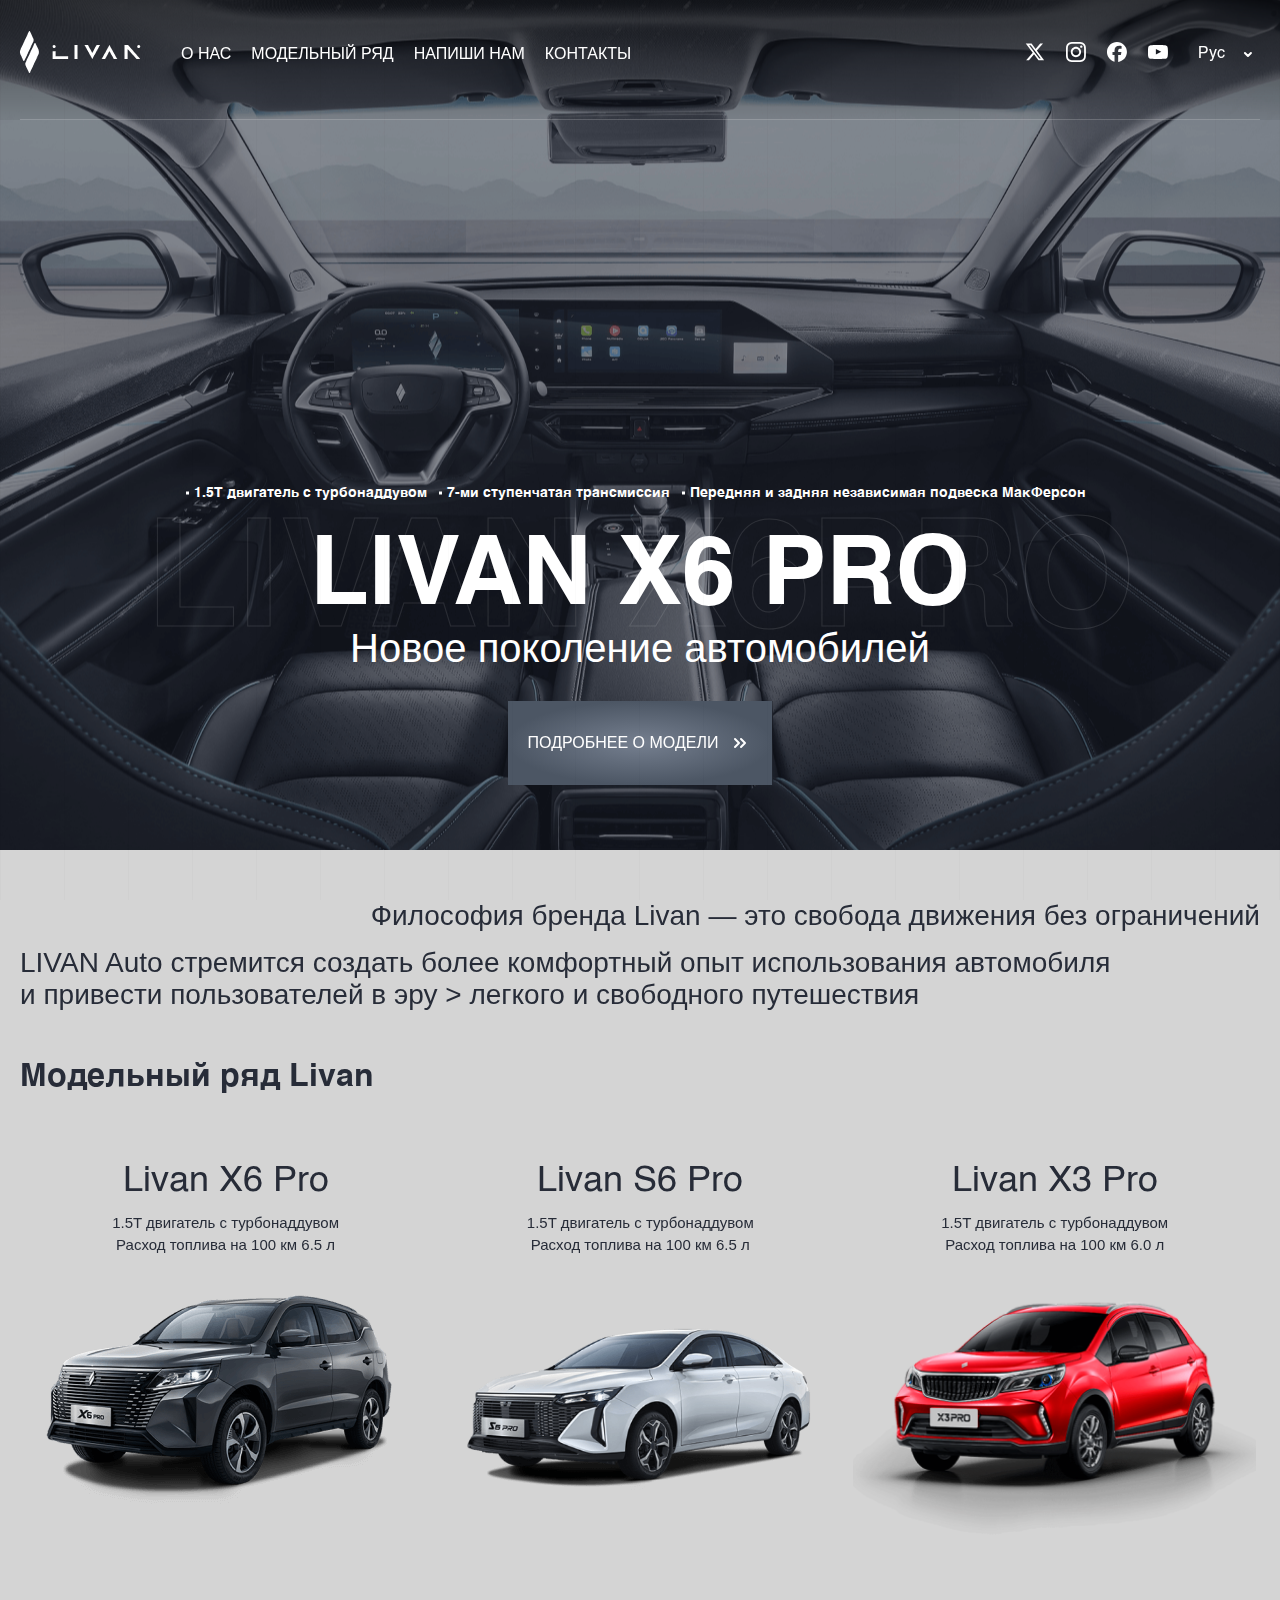
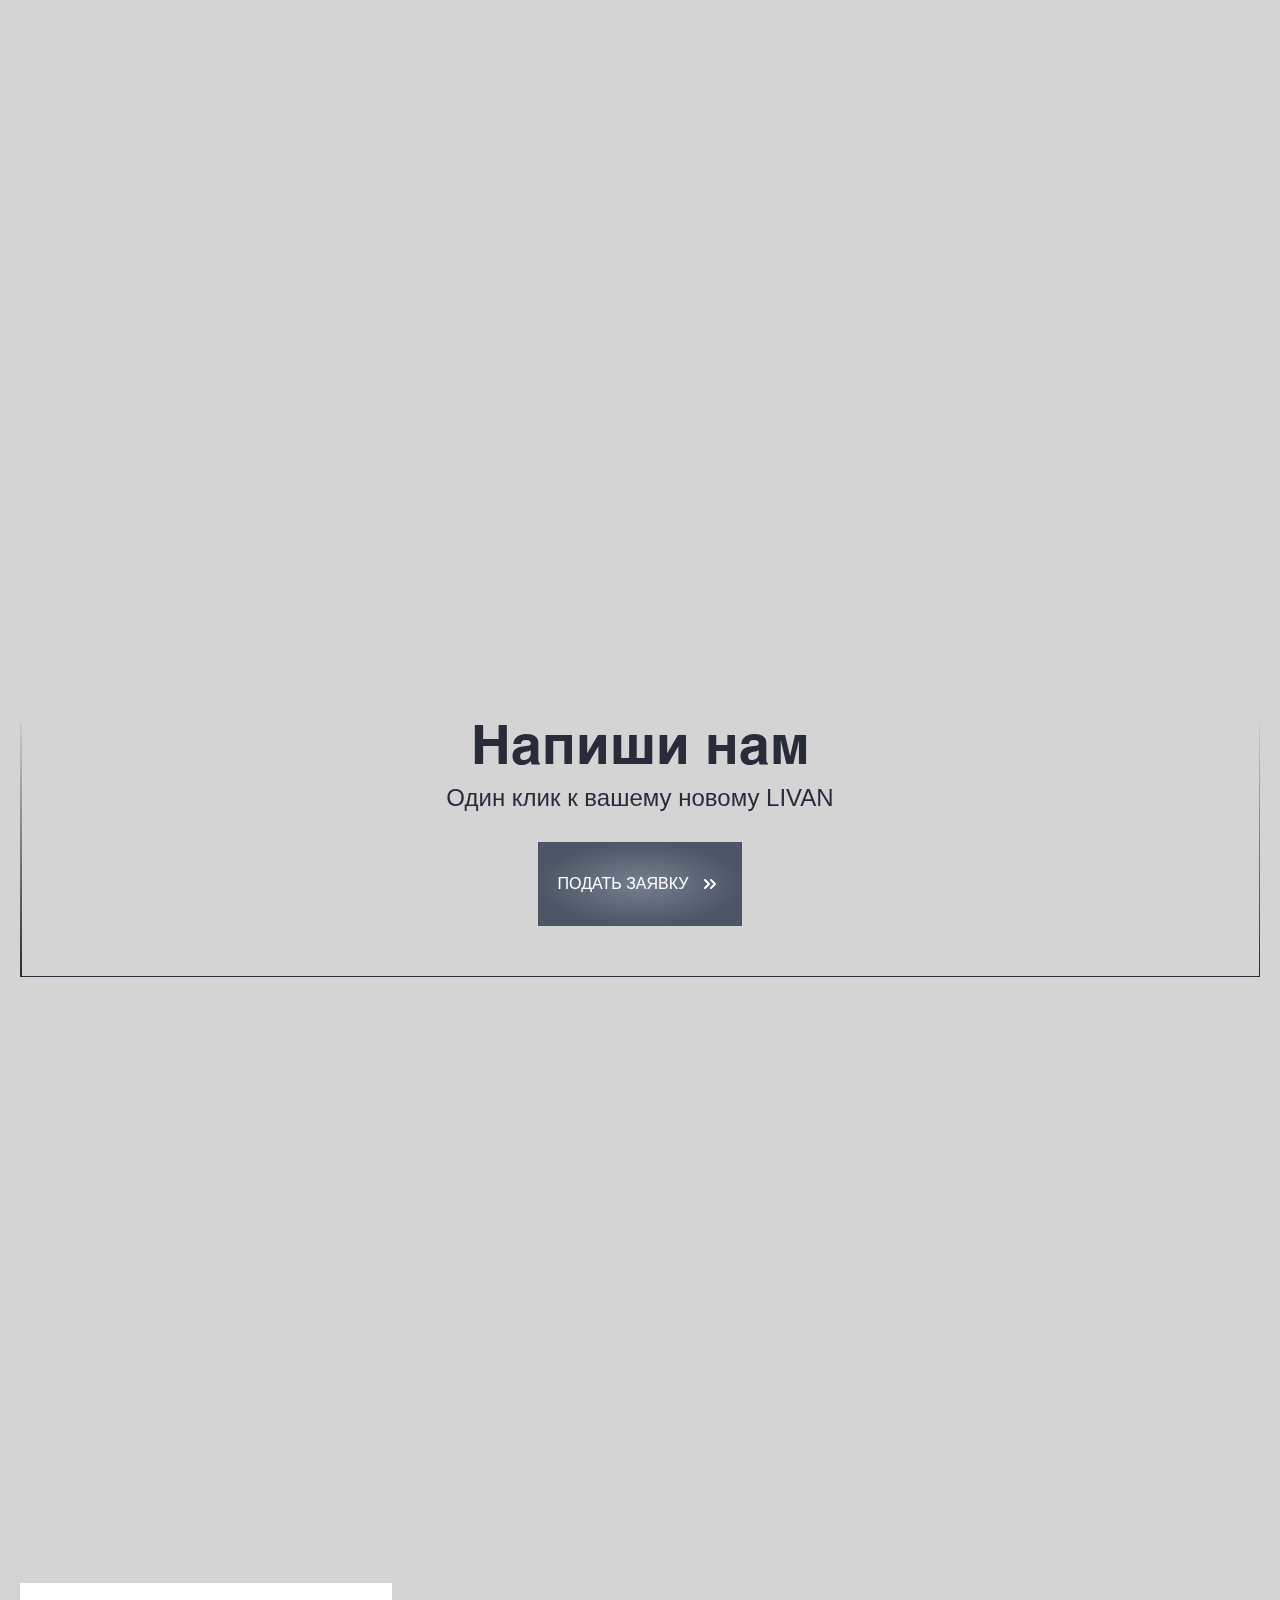
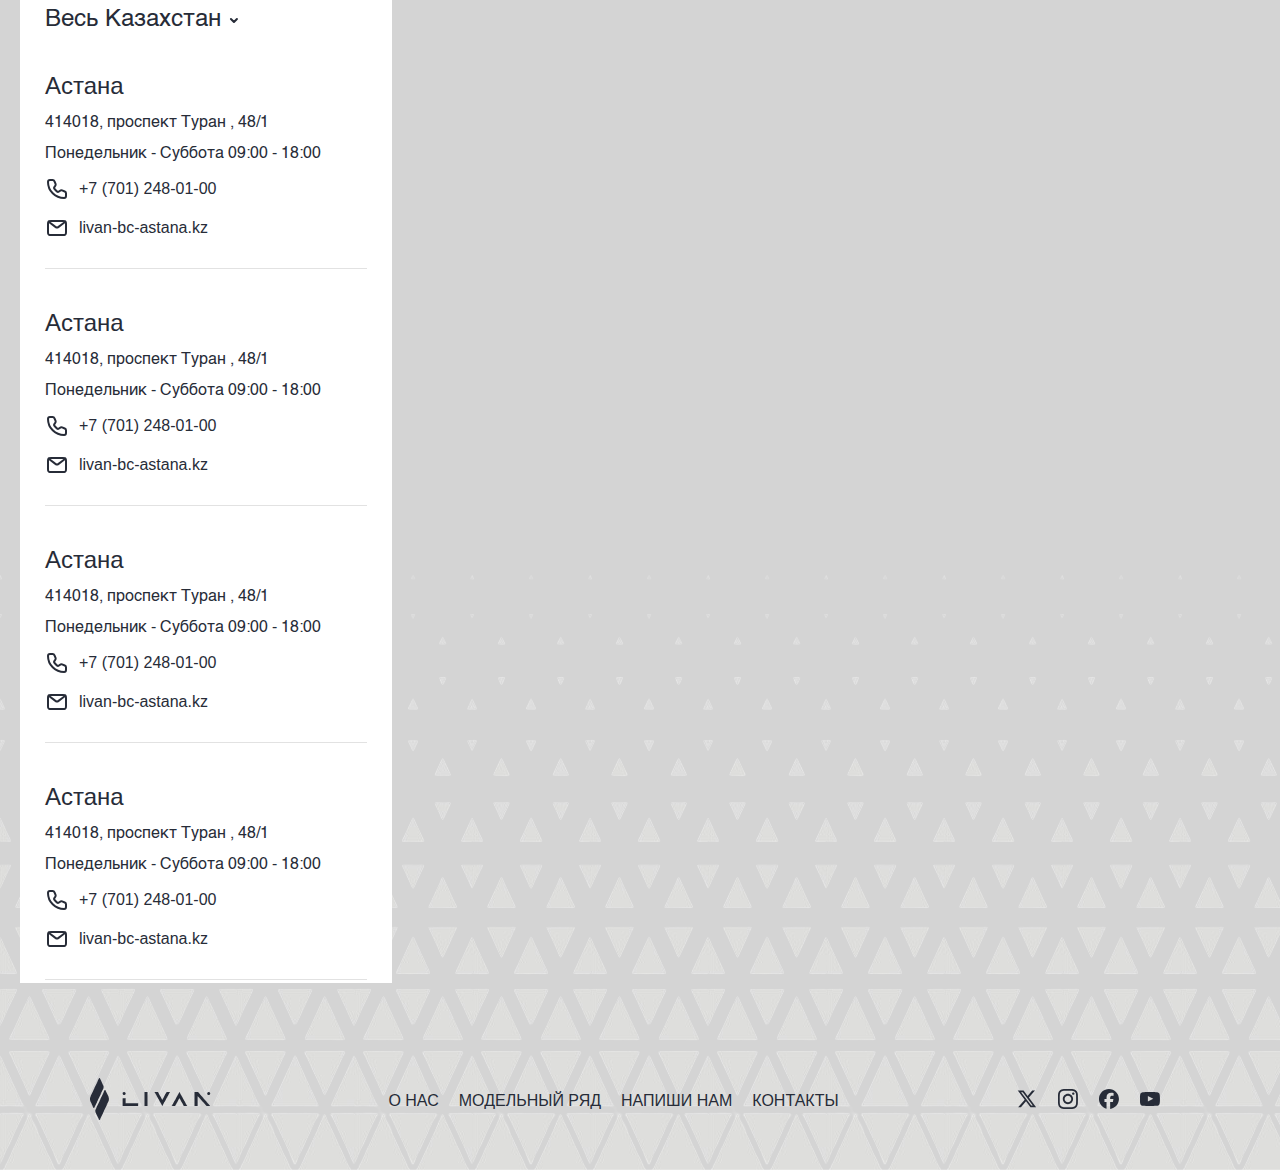
<file: index.html>
<!DOCTYPE html> <html lang="ru" dir="ltr" data-bvi-fontsize="10"> <head> <title>Garage</title> <meta charset="utf-8"/> <meta name="viewport" content="width=device-width,initial-scale=1"/> <link href="/favicon.png" rel="icon" type="image/png"> <link href="assets/css/main.css" rel="stylesheet"> <script src="assets/js/common.js"></script> <link href="assets/css/home.css" rel="stylesheet"> </head> <body> <div class="modal" data-target="order-modal" data-class="modal--active" data-handler="modal"> <div class="modal__overlay" data-trigger="order-modal"></div> <div class="modal__inner"> <button class="modal__btn" data-trigger="order-modal"> <svg width="24" height="24" viewBox="0 0 24 24" fill="none">
<path d="M21 21L12 12M12 12L3 3M12 12L21.0001 3M12 12L3 21.0001" stroke-width="2" stroke-linecap="round" stroke-linejoin="round"/>
</svg> </button> <div class="modal__form"> <form action="" method="post" class="form"> <div class="form-group"> <div class="form-group__label">Выберите дилера</div> <div class="form-group__input"> <div class="custom-select"> <div class="custom-select__input"> <input type="text" placeholder="Выберите"> <svg width="24" height="24" viewBox="0 0 24 24" fill="none" class="custom-select__caret"><title>caret</title>
<path d="M16 10L12 14L8 10" stroke="#272C38" stroke-width="2" stroke-linecap="round" stroke-linejoin="round"/>
</svg> </div> <div class="border-line custom-select__options"> <label class="custom-select__option"> <input type="radio" name="diler" value="diler-1"> <div class="custom-select__label">diler-1</div> </label> <label class="custom-select__option"> <input type="radio" name="diler" value="diler-2"> <div class="custom-select__label">diler-2</div> </label> <label class="custom-select__option"> <input type="radio" name="diler" value="diler-3"> <div class="custom-select__label">diler-3</div> </label> </div> </div> </div> </div> <div class="form-group"> <div class="form-group__label">ФИО</div> <div class="form-group__input"> <input type="text"> </div> </div> <div class="form-group"> <div class="form-group__label">Телефон</div> <div class="form-group__input"> <input type="text"> </div> </div> <div class="form-group"> <div class="form-group__label">Почта</div> <div class="form-group__input"> <input type="text"> </div> </div> <div class="form-group"> <div class="form-group__label">Сообщение (не обязательно)</div> <div class="form-group__input"> <textarea></textarea> </div> </div> <button type="submit" class="custom-btn form__btn"> <span class="custom-btn--in"> <span>Отправить</span> <svg width="24" height="25" viewBox="0 0 24 25" fill="none"><title>double-arrow</title>
<path d="M13 8.5L17 12.5L13 16.5M7 8.5L11 12.5L7 16.5" stroke-width="2" stroke-linecap="round" stroke-linejoin="round"/>
</svg> </span> </button> </form> </div> </div> </div> <div class="lines"> <span></span> <span></span> <span></span> <span></span> <span></span> <span></span> <span></span> <span></span> <span></span> <span></span> <span></span> <span></span> <span></span> <span></span> <span></span> <span></span> <span></span> <span></span> <span></span> <span></span> <span></span> </div> <div class="header__burger" data-target="header__burger" data-class="header__burger--active"> <div class="header__burger--wrapper"> <div class="header__burger--top"> <div class="header__socials"> <a href="/garage/"> <svg width="21" height="20" viewBox="0 0 21 20" fill="none"> <g clip-path="url(#clip0_1007_1956)"> <path d="M16.213 1.58643H19.0242L12.8825 8.606L20.1077 18.1581H14.4504L10.0194 12.3648L4.94937 18.1581H2.13644L8.70561 10.6498L1.77441 1.58643H7.57534L11.5806 6.8817L16.213 1.58643ZM15.2263 16.4754H16.7841L6.72891 3.1807H5.0573L15.2263 16.4754Z" fill="white"/> </g> <defs> <clipPath id="clip0_1007_1956"> <rect width="20" height="20" fill="white" transform="translate(0.941406)"/> </clipPath> </defs> </svg> </a> <a href=""><svg width="21" height="20" viewBox="0 0 21 20" fill="none"> <g clip-path="url(#clip0_1007_1958)"> <path d="M10.9414 1.80078C13.6133 1.80078 13.9297 1.8125 14.9805 1.85937C15.957 1.90234 16.4844 2.06641 16.8359 2.20313C17.3008 2.38281 17.6367 2.60156 17.9844 2.94922C18.3359 3.30078 18.5508 3.63281 18.7305 4.09766C18.8672 4.44922 19.0313 4.98047 19.0742 5.95313C19.1211 7.00781 19.1328 7.32422 19.1328 9.99219C19.1328 12.6641 19.1211 12.9805 19.0742 14.0313C19.0313 15.0078 18.8672 15.5352 18.7305 15.8867C18.5508 16.3516 18.332 16.6875 17.9844 17.0352C17.6328 17.3867 17.3008 17.6016 16.8359 17.7813C16.4844 17.918 15.9531 18.082 14.9805 18.125C13.9258 18.1719 13.6094 18.1836 10.9414 18.1836C8.26953 18.1836 7.95313 18.1719 6.90234 18.125C5.92578 18.082 5.39844 17.918 5.04688 17.7813C4.58203 17.6016 4.24609 17.3828 3.89844 17.0352C3.54688 16.6836 3.33203 16.3516 3.15234 15.8867C3.01563 15.5352 2.85156 15.0039 2.80859 14.0313C2.76172 12.9766 2.75 12.6602 2.75 9.99219C2.75 7.32031 2.76172 7.00391 2.80859 5.95313C2.85156 4.97656 3.01563 4.44922 3.15234 4.09766C3.33203 3.63281 3.55078 3.29688 3.89844 2.94922C4.25 2.59766 4.58203 2.38281 5.04688 2.20313C5.39844 2.06641 5.92969 1.90234 6.90234 1.85937C7.95313 1.8125 8.26953 1.80078 10.9414 1.80078ZM10.9414 0C8.22656 0 7.88672 0.0117187 6.82031 0.0585938C5.75781 0.105469 5.02734 0.277344 4.39453 0.523437C3.73438 0.78125 3.17578 1.12109 2.62109 1.67969C2.0625 2.23438 1.72266 2.79297 1.46484 3.44922C1.21875 4.08594 1.04688 4.8125 1 5.875C0.953125 6.94531 0.941406 7.28516 0.941406 10C0.941406 12.7148 0.953125 13.0547 1 14.1211C1.04688 15.1836 1.21875 15.9141 1.46484 16.5469C1.72266 17.207 2.0625 17.7656 2.62109 18.3203C3.17578 18.875 3.73438 19.2188 4.39063 19.4727C5.02734 19.7188 5.75391 19.8906 6.81641 19.9375C7.88281 19.9844 8.22266 19.9961 10.9375 19.9961C13.6523 19.9961 13.9922 19.9844 15.0586 19.9375C16.1211 19.8906 16.8516 19.7188 17.4844 19.4727C18.1406 19.2188 18.6992 18.875 19.2539 18.3203C19.8086 17.7656 20.1523 17.207 20.4063 16.5508C20.6523 15.9141 20.8242 15.1875 20.8711 14.125C20.918 13.0586 20.9297 12.7188 20.9297 10.0039C20.9297 7.28906 20.918 6.94922 20.8711 5.88281C20.8242 4.82031 20.6523 4.08984 20.4063 3.45703C20.1602 2.79297 19.8203 2.23438 19.2617 1.67969C18.707 1.125 18.1484 0.78125 17.4922 0.527344C16.8555 0.28125 16.1289 0.109375 15.0664 0.0625C13.9961 0.0117188 13.6563 0 10.9414 0Z" fill="white"/> <path d="M10.9414 4.86328C8.10547 4.86328 5.80469 7.16406 5.80469 10C5.80469 12.8359 8.10547 15.1367 10.9414 15.1367C13.7773 15.1367 16.0781 12.8359 16.0781 10C16.0781 7.16406 13.7773 4.86328 10.9414 4.86328ZM10.9414 13.332C9.10156 13.332 7.60937 11.8398 7.60937 10C7.60937 8.16016 9.10156 6.66797 10.9414 6.66797C12.7812 6.66797 14.2734 8.16016 14.2734 10C14.2734 11.8398 12.7812 13.332 10.9414 13.332Z" fill="white"/> <path d="M17.4805 4.66016C17.4805 5.32422 16.9414 5.85938 16.2813 5.85938C15.6172 5.85938 15.082 5.32031 15.082 4.66016C15.082 3.99609 15.6211 3.46094 16.2813 3.46094C16.9414 3.46094 17.4805 4 17.4805 4.66016Z" fill="white"/> </g> <defs> <clipPath id="clip0_1007_1958"> <rect width="20" height="20" fill="white" transform="translate(0.941406)"/> </clipPath> </defs> </svg> </a> <a href=""> <svg width="21" height="20" viewBox="0 0 21 20" fill="none" xmlns="http://www.w3.org/2000/svg"> <g clip-path="url(#clip0_1007_1962)"> <path d="M10.9414 0C5.41861 0 0.941406 4.4772 0.941406 10C0.941406 14.6896 4.17021 18.6248 8.52581 19.7056V13.056H6.46381V10H8.52581V8.6832C8.52581 5.2796 10.0662 3.702 13.4078 3.702C14.0414 3.702 15.1346 3.8264 15.5818 3.9504V6.7204C15.3458 6.6956 14.9358 6.6832 14.4266 6.6832C12.787 6.6832 12.1534 7.3044 12.1534 8.9192V10H15.4198L14.8586 13.056H12.1534V19.9268C17.105 19.3288 20.9418 15.1128 20.9418 10C20.9414 4.4772 16.4642 0 10.9414 0Z" fill="white"/> </g> <defs> <clipPath id="clip0_1007_1962"> <rect width="20" height="20" fill="white" transform="translate(0.941406)"/> </clipPath> </defs> </svg> </a> <a href=""><svg width="21" height="20" viewBox="0 0 21 20" fill="none"> <g clip-path="url(#clip0_1007_1964)"> <path d="M20.7422 6C20.7422 6 20.5469 4.62109 19.9453 4.01563C19.1836 3.21875 18.332 3.21484 17.9414 3.16797C15.1445 2.96484 10.9453 2.96484 10.9453 2.96484H10.9375C10.9375 2.96484 6.73828 2.96484 3.94141 3.16797C3.55078 3.21484 2.69922 3.21875 1.9375 4.01563C1.33594 4.62109 1.14453 6 1.14453 6C1.14453 6 0.941406 7.62109 0.941406 9.23828V10.7539C0.941406 12.3711 1.14062 13.9922 1.14062 13.9922C1.14062 13.9922 1.33594 15.3711 1.93359 15.9766C2.69531 16.7734 3.69531 16.7461 4.14063 16.832C5.74219 16.9844 10.9414 17.0313 10.9414 17.0313C10.9414 17.0313 15.1445 17.0234 17.9414 16.8242C18.332 16.7773 19.1836 16.7734 19.9453 15.9766C20.5469 15.3711 20.7422 13.9922 20.7422 13.9922C20.7422 13.9922 20.9414 12.375 20.9414 10.7539V9.23828C20.9414 7.62109 20.7422 6 20.7422 6ZM8.875 12.5938V6.97266L14.2773 9.79297L8.875 12.5938Z" fill="white"/> </g> <defs> <clipPath id="clip0_1007_1964"> <rect width="20" height="20" fill="white" transform="translate(0.941406)"/> </clipPath> </defs> </svg> </a> </div> <svg width="24" height="24" viewBox="0 0 24 24" fill="none" data-trigger="header__burger"> <path d="M18 18L12 12M12 12L6 6M12 12L18 6M12 12L6 18" stroke="#272C38" stroke-width="2" stroke-linecap="round" stroke-linejoin="round"/> </svg> </div> <nav> <ul> <li><a href="/garage/about">О нас</a></li> <li><a href="/garage/models">Модельный ряд</a></li> <li data-trigger="order-modal">Напиши нам</li> <li>Контакты</li> </ul> </nav> </div> <div class="header__images"> <div class="header__burger--image"> <img src="assets/img/menu-img-1..png" alt=""/> </div> <div class="header__burger--image"> <img src="assets/img/menu-img-2..png" alt=""/> </div> <div class="header__burger--image"> <img src="assets/img/menu-img-3..png" alt=""/> </div> </div> </div> <header class="header"> <div class="container"> <div class="header__left"> <a href="/garage/" class="header__logo"> <img src="[data-uri]" alt="logo"/> </a> <nav class="header__nav"> <ul> <li><a href="/garage/about">О нас</a></li> <li><a href="/garage/models">Модельный ряд</a></li> <li data-trigger="order-modal">Напиши нам</li> <li><a href="/garage/">Контакты</a></li> </ul> </nav> </div> <div class="header__right"> <div class="header__socials"> <a href=""> <svg width="21" height="20" viewBox="0 0 21 20" fill="none"> <g clip-path="url(#clip0_1007_1956)"> <path d="M16.213 1.58643H19.0242L12.8825 8.606L20.1077 18.1581H14.4504L10.0194 12.3648L4.94937 18.1581H2.13644L8.70561 10.6498L1.77441 1.58643H7.57534L11.5806 6.8817L16.213 1.58643ZM15.2263 16.4754H16.7841L6.72891 3.1807H5.0573L15.2263 16.4754Z" fill="white"/> </g> <defs> <clipPath id="clip0_1007_1956"> <rect width="20" height="20" fill="white" transform="translate(0.941406)"/> </clipPath> </defs> </svg> </a> <a href=""><svg width="21" height="20" viewBox="0 0 21 20" fill="none"> <g clip-path="url(#clip0_1007_1958)"> <path d="M10.9414 1.80078C13.6133 1.80078 13.9297 1.8125 14.9805 1.85937C15.957 1.90234 16.4844 2.06641 16.8359 2.20313C17.3008 2.38281 17.6367 2.60156 17.9844 2.94922C18.3359 3.30078 18.5508 3.63281 18.7305 4.09766C18.8672 4.44922 19.0313 4.98047 19.0742 5.95313C19.1211 7.00781 19.1328 7.32422 19.1328 9.99219C19.1328 12.6641 19.1211 12.9805 19.0742 14.0313C19.0313 15.0078 18.8672 15.5352 18.7305 15.8867C18.5508 16.3516 18.332 16.6875 17.9844 17.0352C17.6328 17.3867 17.3008 17.6016 16.8359 17.7813C16.4844 17.918 15.9531 18.082 14.9805 18.125C13.9258 18.1719 13.6094 18.1836 10.9414 18.1836C8.26953 18.1836 7.95313 18.1719 6.90234 18.125C5.92578 18.082 5.39844 17.918 5.04688 17.7813C4.58203 17.6016 4.24609 17.3828 3.89844 17.0352C3.54688 16.6836 3.33203 16.3516 3.15234 15.8867C3.01563 15.5352 2.85156 15.0039 2.80859 14.0313C2.76172 12.9766 2.75 12.6602 2.75 9.99219C2.75 7.32031 2.76172 7.00391 2.80859 5.95313C2.85156 4.97656 3.01563 4.44922 3.15234 4.09766C3.33203 3.63281 3.55078 3.29688 3.89844 2.94922C4.25 2.59766 4.58203 2.38281 5.04688 2.20313C5.39844 2.06641 5.92969 1.90234 6.90234 1.85937C7.95313 1.8125 8.26953 1.80078 10.9414 1.80078ZM10.9414 0C8.22656 0 7.88672 0.0117187 6.82031 0.0585938C5.75781 0.105469 5.02734 0.277344 4.39453 0.523437C3.73438 0.78125 3.17578 1.12109 2.62109 1.67969C2.0625 2.23438 1.72266 2.79297 1.46484 3.44922C1.21875 4.08594 1.04688 4.8125 1 5.875C0.953125 6.94531 0.941406 7.28516 0.941406 10C0.941406 12.7148 0.953125 13.0547 1 14.1211C1.04688 15.1836 1.21875 15.9141 1.46484 16.5469C1.72266 17.207 2.0625 17.7656 2.62109 18.3203C3.17578 18.875 3.73438 19.2188 4.39063 19.4727C5.02734 19.7188 5.75391 19.8906 6.81641 19.9375C7.88281 19.9844 8.22266 19.9961 10.9375 19.9961C13.6523 19.9961 13.9922 19.9844 15.0586 19.9375C16.1211 19.8906 16.8516 19.7188 17.4844 19.4727C18.1406 19.2188 18.6992 18.875 19.2539 18.3203C19.8086 17.7656 20.1523 17.207 20.4063 16.5508C20.6523 15.9141 20.8242 15.1875 20.8711 14.125C20.918 13.0586 20.9297 12.7188 20.9297 10.0039C20.9297 7.28906 20.918 6.94922 20.8711 5.88281C20.8242 4.82031 20.6523 4.08984 20.4063 3.45703C20.1602 2.79297 19.8203 2.23438 19.2617 1.67969C18.707 1.125 18.1484 0.78125 17.4922 0.527344C16.8555 0.28125 16.1289 0.109375 15.0664 0.0625C13.9961 0.0117188 13.6563 0 10.9414 0Z" fill="white"/> <path d="M10.9414 4.86328C8.10547 4.86328 5.80469 7.16406 5.80469 10C5.80469 12.8359 8.10547 15.1367 10.9414 15.1367C13.7773 15.1367 16.0781 12.8359 16.0781 10C16.0781 7.16406 13.7773 4.86328 10.9414 4.86328ZM10.9414 13.332C9.10156 13.332 7.60937 11.8398 7.60937 10C7.60937 8.16016 9.10156 6.66797 10.9414 6.66797C12.7812 6.66797 14.2734 8.16016 14.2734 10C14.2734 11.8398 12.7812 13.332 10.9414 13.332Z" fill="white"/> <path d="M17.4805 4.66016C17.4805 5.32422 16.9414 5.85938 16.2813 5.85938C15.6172 5.85938 15.082 5.32031 15.082 4.66016C15.082 3.99609 15.6211 3.46094 16.2813 3.46094C16.9414 3.46094 17.4805 4 17.4805 4.66016Z" fill="white"/> </g> <defs> <clipPath id="clip0_1007_1958"> <rect width="20" height="20" fill="white" transform="translate(0.941406)"/> </clipPath> </defs> </svg> </a> <a href=""> <svg width="21" height="20" viewBox="0 0 21 20" fill="none" xmlns="http://www.w3.org/2000/svg"> <g clip-path="url(#clip0_1007_1962)"> <path d="M10.9414 0C5.41861 0 0.941406 4.4772 0.941406 10C0.941406 14.6896 4.17021 18.6248 8.52581 19.7056V13.056H6.46381V10H8.52581V8.6832C8.52581 5.2796 10.0662 3.702 13.4078 3.702C14.0414 3.702 15.1346 3.8264 15.5818 3.9504V6.7204C15.3458 6.6956 14.9358 6.6832 14.4266 6.6832C12.787 6.6832 12.1534 7.3044 12.1534 8.9192V10H15.4198L14.8586 13.056H12.1534V19.9268C17.105 19.3288 20.9418 15.1128 20.9418 10C20.9414 4.4772 16.4642 0 10.9414 0Z" fill="white"/> </g> <defs> <clipPath id="clip0_1007_1962"> <rect width="20" height="20" fill="white" transform="translate(0.941406)"/> </clipPath> </defs> </svg> </a> <a href=""><svg width="21" height="20" viewBox="0 0 21 20" fill="none"> <g clip-path="url(#clip0_1007_1964)"> <path d="M20.7422 6C20.7422 6 20.5469 4.62109 19.9453 4.01563C19.1836 3.21875 18.332 3.21484 17.9414 3.16797C15.1445 2.96484 10.9453 2.96484 10.9453 2.96484H10.9375C10.9375 2.96484 6.73828 2.96484 3.94141 3.16797C3.55078 3.21484 2.69922 3.21875 1.9375 4.01563C1.33594 4.62109 1.14453 6 1.14453 6C1.14453 6 0.941406 7.62109 0.941406 9.23828V10.7539C0.941406 12.3711 1.14062 13.9922 1.14062 13.9922C1.14062 13.9922 1.33594 15.3711 1.93359 15.9766C2.69531 16.7734 3.69531 16.7461 4.14063 16.832C5.74219 16.9844 10.9414 17.0313 10.9414 17.0313C10.9414 17.0313 15.1445 17.0234 17.9414 16.8242C18.332 16.7773 19.1836 16.7734 19.9453 15.9766C20.5469 15.3711 20.7422 13.9922 20.7422 13.9922C20.7422 13.9922 20.9414 12.375 20.9414 10.7539V9.23828C20.9414 7.62109 20.7422 6 20.7422 6ZM8.875 12.5938V6.97266L14.2773 9.79297L8.875 12.5938Z" fill="white"/> </g> <defs> <clipPath id="clip0_1007_1964"> <rect width="20" height="20" fill="white" transform="translate(0.941406)"/> </clipPath> </defs> </svg> </a> </div> <div class="header__locale"> <div class="header__locale--current" data-trigger="header__locale--body"> Рус<svg width="25" height="24" viewBox="0 0 25 24" fill="none" xmlns="http://www.w3.org/2000/svg"> <path d="M15.9414 11L12.9414 14L9.94141 11" stroke="white" stroke-width="2" stroke-linecap="round" stroke-linejoin="round"/> </svg> </div> <div class="header__locale--body" data-target="header__locale--body" data-class="active"> <div> <ul> <li>Каз</li> <li>Рус</li> </ul> </div> </div> </div> <svg class="header__burger--icon" width="41" height="41" viewBox="0 0 41 41" fill="none" xmlns="http://www.w3.org/2000/svg" data-trigger="header__burger"> <path d="M8.54102 29.0416H22.2077M8.54102 20.4999H32.4577M18.791 11.9583H32.4577" stroke="white" stroke-width="2" stroke-linecap="round" stroke-linejoin="round"/> </svg> </div> </div> </header> <main class="main-container"> <section class="banner"> <div class="banner__content"> <ul class="banner__content--list"> <li>1.5T двигатель с турбонаддувом</li> <li>7-ми ступенчатая трансмиссия</li> <li>Передняя и задняя независимая подвеска МакФерсон</li> </ul> <div class="banner__content--textWrapper"> <h1 class="banner__content--title">Livan X6 Pro</h1> <div class="banner__content--backText">LIVAN X6PRO</div> </div> <h2 class="banner__content--subtitle">Новое поколение автомобилей</h2> <div class="btn__wrapper"> <button class="btn"> Подробнее о модели<svg width="24" height="24" viewBox="0 0 24 24" fill="none"> <path d="M13 8L17 12L13 16M7 8L11 12L7 16" stroke="white" stroke-width="2" stroke-linecap="round" stroke-linejoin="round"/> </svg> </button> </div> </div> </section> <section class="model"> <div class="container"> <div class="model__text"> <p>Философия бренда Livan — это свобода движения без ограничений</p> <p> LIVAN Auto стремится создать более комфортный опыт использования автомобиля и привести пользователей в эру > легкого и свободного путешествия </p> </div> <div class="model__heading heading">Модельный ряд Livan</div> <div class="model__cards"> <div class="model__card card"> <div class="card__content"> <h4 class="card__title">Livan X6 Pro</h4> <div class="card__text"> <div>1.5T двигатель с турбонаддувом</div> <div>Расход топлива на 100 км 6.5 л</div> </div> </div> <div class="card__img"> <img src="assets/img/model1..png" alt=""/> </div> <div class="btn__wrapper card__btn"> <button class="btn"> Подробнее о модели<svg width="24" height="24" viewBox="0 0 24 24" fill="none"> <path d="M13 8L17 12L13 16M7 8L11 12L7 16" stroke="white" stroke-width="2" stroke-linecap="round" stroke-linejoin="round"/> </svg> </button> </div> </div> <div class="model__card card"> <div class="card__content"> <h4 class="card__title">Livan S6 Pro</h4> <div class="card__text"> <div>1.5T двигатель с турбонаддувом</div> <div>Расход топлива на 100 км 6.5 л</div> </div> </div> <div class="card__img"> <img src="assets/img/model2..png" alt=""/> </div> <div class="btn__wrapper card__btn"> <button class="btn"> Подробнее о модели<svg width="24" height="24" viewBox="0 0 24 24" fill="none"> <path d="M13 8L17 12L13 16M7 8L11 12L7 16" stroke="white" stroke-width="2" stroke-linecap="round" stroke-linejoin="round"/> </svg> </button> </div> </div> <div class="model__card card"> <div class="card__content"> <h4 class="card__title">Livan X3 Pro</h4> <div class="card__text"> <div>1.5T двигатель с турбонаддувом</div> <div>Расход топлива на 100 км 6.0 л</div> </div> </div> <div class="card__img"> <img src="assets/img/model3..png" alt=""/> </div> <div class="btn__wrapper card__btn"> <button class="btn"> Подробнее о модели<svg width="24" height="24" viewBox="0 0 24 24" fill="none"> <path d="M13 8L17 12L13 16M7 8L11 12L7 16" stroke="white" stroke-width="2" stroke-linecap="round" stroke-linejoin="round"/> </svg> </button> </div> </div> </div> </div> </section> <section class="feedback"> <div class="container"> <div class="feedback__section"> <div class="feedback__content"> <svg class="svg-1" width="980" height="158" viewBox="0 0 980 158" fill="none" xmlns="http://www.w3.org/2000/svg"> <path d="M549.963 156.778L635.718 1.63998L721.474 156.778H685.188L636.155 68.7811L635.713 67.9886L635.279 68.7852L587.325 156.778H549.963Z" stroke="#272C38"/> <path d="M529.541 1.10645L443.786 156.245L358.03 1.10645H394.316L443.349 89.1035L443.791 89.8961L444.225 89.0994L492.179 1.10645H529.541Z" stroke="#272C38"/> <path d="M245.048 156.778V1.10645H277.558V156.778H245.048Z" stroke="#272C38"/> <path d="M33.5122 126.489L173.459 126.463V156.778H0.5V71.5376H33.0121V125.989V126.489L33.5122 126.489Z" stroke="#272C38"/> <path d="M978.904 156.778H946.136H939.983L839.22 44.9278L838.349 43.9604V45.2625V156.778H805.485V1.10645H838.849H843.866L978.904 156.778Z" stroke="#272C38"/> <path d="M33.0107 17.3962C33.0107 26.3953 25.7375 33.6859 16.7683 33.6859C7.79757 33.6859 0.524414 26.3953 0.524414 17.3962C0.524414 8.39852 7.7976 1.10645 16.7683 1.10645C25.7375 1.10645 33.0107 8.39849 33.0107 17.3962Z" stroke="#272C38"/> <path d="M979.5 17.3962C979.5 26.3952 972.225 33.6859 963.256 33.6859C954.287 33.6859 947.014 26.3953 947.014 17.3962C947.014 8.39849 954.287 1.10645 963.256 1.10645C972.225 1.10645 979.5 8.39855 979.5 17.3962Z" stroke="#272C38"/> </svg> </div> <div class="feedback__img feedback__img--1"> <img src="assets/img/feed..png" alt="" class="hidden"/> <img src="assets/img/feed..png" alt=""/> <img src="assets/img/feed2..png" alt=""/> <img src="assets/img/feed3..png" alt=""/> </div> </div> <div class="feedback__section"> <div class="feedback__content"> <div class="feedback__content--text"> <div class="anim-text"> <div> <span>G</span> <span>i</span> <span>v</span> <span>e</span> <span class="space"> </span> <span>a</span> </div> <div> <span>n</span> <span>e</span> <span>w</span> <span class="space"> </span> <span>s</span> <span>t</span> <span>a</span> <span>r</span> <span>t</span> </div> </div> </div> </div> <div class="feedback__img feedback__img--2"> <img src="assets/img/feed2..png" alt="" class="hidden"/> <img src="assets/img/feed2..png" alt=""/> <img src="assets/img/feed3..png" alt=""/> <img src="assets/img/feed..png" alt=""/> </div> </div> <div class="feedback__section"> <div class="feedback__content"> <div class="feedback__content--wrapper"> <h4>Напиши нам</h4> <div class="feedback__content--subtitle"> Один клик к вашему новому LIVAN </div> <div class="btn__wrapper"> <button class="btn" data-trigger="order-modal"> Подать Заявку<svg width="24" height="24" viewBox="0 0 24 24" fill="none"> <path d="M13 8L17 12L13 16M7 8L11 12L7 16" stroke="white" stroke-width="2" stroke-linecap="round" stroke-linejoin="round"/> </svg> </button> </div> </div> </div> <div class="feedback__img feedback__img--3"> <img src="assets/img/feed3..png" alt="" class="hidden"/> <img src="assets/img/feed3..png" alt=""/> <img src="assets/img/feed..png" alt=""/> <img src="assets/img/feed2..png" alt=""/> </div> </div> </div> </section> <section class="map"> <div class="container"> <div class="map__wrapper"> <div class="map__left left"> <div class="left__title"> Весь Казахстан<svg width="25" height="24" viewBox="0 0 25 24" fill="none" xmlns="http://www.w3.org/2000/svg"> <path d="M15.9414 11L12.9414 14L9.94141 11" stroke="white" stroke-width="2" stroke-linecap="round" stroke-linejoin="round"/> </svg> </div> <div class="left__items"> <div class="left__item item"> <div class="item__title">Астана</div> <div class="item__content"> <div class="item__adress"> 414018, проспект Туран , 48/1 </div> <div class="item__schedule"> Понедельник - Суббота 09:00 - 18:00 </div> <div class="item__info"> <div> <svg width="24" height="24" viewBox="0 0 24 24" fill="none" xmlns="http://www.w3.org/2000/svg"> <path d="M9.50246 4.25722C9.19873 3.4979 8.46332 3 7.64551 3H4.89474C3.8483 3 3 3.8481 3 4.89453C3 13.7892 10.2108 21 19.1055 21C20.1519 21 21 20.1516 21 19.1052L21.0005 16.354C21.0005 15.5361 20.5027 14.8009 19.7434 14.4971L17.1069 13.4429C16.4249 13.1701 15.6483 13.2929 15.0839 13.7632L14.4035 14.3307C13.6089 14.9929 12.4396 14.9402 11.7082 14.2088L9.79222 12.2911C9.06079 11.5596 9.00673 10.3913 9.66895 9.59668L10.2363 8.9163C10.7066 8.35195 10.8305 7.57516 10.5577 6.89309L9.50246 4.25722Z" stroke="#272C38" stroke-width="2" stroke-linecap="round" stroke-linejoin="round"/> </svg> +7 (701) 248-01-00 </div> <div> <svg width="24" height="24" viewBox="0 0 24 24" fill="none" xmlns="http://www.w3.org/2000/svg"> <path d="M4 6L10.1076 10.6123L10.1097 10.614C10.7878 11.1113 11.1271 11.3601 11.4988 11.4562C11.8272 11.5412 12.1725 11.5412 12.501 11.4562C12.8729 11.36 13.2132 11.1105 13.8926 10.6123C13.8926 10.6123 17.8101 7.60594 20 6M3 15.8002V8.2002C3 7.08009 3 6.51962 3.21799 6.0918C3.40973 5.71547 3.71547 5.40973 4.0918 5.21799C4.51962 5 5.08009 5 6.2002 5H17.8002C18.9203 5 19.4796 5 19.9074 5.21799C20.2837 5.40973 20.5905 5.71547 20.7822 6.0918C21 6.5192 21 7.07899 21 8.19691V15.8036C21 16.9215 21 17.4805 20.7822 17.9079C20.5905 18.2842 20.2837 18.5905 19.9074 18.7822C19.48 19 18.921 19 17.8031 19H6.19691C5.07899 19 4.5192 19 4.0918 18.7822C3.71547 18.5905 3.40973 18.2842 3.21799 17.9079C3 17.4801 3 16.9203 3 15.8002Z" stroke="#272C38" stroke-width="2" stroke-linecap="round" stroke-linejoin="round"/> </svg> livan-bc-astana.kz </div> </div> </div> </div> <div class="left__item item"> <div class="item__title">Астана</div> <div class="item__content"> <div class="item__adress"> 414018, проспект Туран , 48/1 </div> <div class="item__schedule"> Понедельник - Суббота 09:00 - 18:00 </div> <div class="item__info"> <div> <svg width="24" height="24" viewBox="0 0 24 24" fill="none" xmlns="http://www.w3.org/2000/svg"> <path d="M9.50246 4.25722C9.19873 3.4979 8.46332 3 7.64551 3H4.89474C3.8483 3 3 3.8481 3 4.89453C3 13.7892 10.2108 21 19.1055 21C20.1519 21 21 20.1516 21 19.1052L21.0005 16.354C21.0005 15.5361 20.5027 14.8009 19.7434 14.4971L17.1069 13.4429C16.4249 13.1701 15.6483 13.2929 15.0839 13.7632L14.4035 14.3307C13.6089 14.9929 12.4396 14.9402 11.7082 14.2088L9.79222 12.2911C9.06079 11.5596 9.00673 10.3913 9.66895 9.59668L10.2363 8.9163C10.7066 8.35195 10.8305 7.57516 10.5577 6.89309L9.50246 4.25722Z" stroke="#272C38" stroke-width="2" stroke-linecap="round" stroke-linejoin="round"/> </svg> +7 (701) 248-01-00 </div> <div> <svg width="24" height="24" viewBox="0 0 24 24" fill="none" xmlns="http://www.w3.org/2000/svg"> <path d="M4 6L10.1076 10.6123L10.1097 10.614C10.7878 11.1113 11.1271 11.3601 11.4988 11.4562C11.8272 11.5412 12.1725 11.5412 12.501 11.4562C12.8729 11.36 13.2132 11.1105 13.8926 10.6123C13.8926 10.6123 17.8101 7.60594 20 6M3 15.8002V8.2002C3 7.08009 3 6.51962 3.21799 6.0918C3.40973 5.71547 3.71547 5.40973 4.0918 5.21799C4.51962 5 5.08009 5 6.2002 5H17.8002C18.9203 5 19.4796 5 19.9074 5.21799C20.2837 5.40973 20.5905 5.71547 20.7822 6.0918C21 6.5192 21 7.07899 21 8.19691V15.8036C21 16.9215 21 17.4805 20.7822 17.9079C20.5905 18.2842 20.2837 18.5905 19.9074 18.7822C19.48 19 18.921 19 17.8031 19H6.19691C5.07899 19 4.5192 19 4.0918 18.7822C3.71547 18.5905 3.40973 18.2842 3.21799 17.9079C3 17.4801 3 16.9203 3 15.8002Z" stroke="#272C38" stroke-width="2" stroke-linecap="round" stroke-linejoin="round"/> </svg> livan-bc-astana.kz </div> </div> </div> </div> <div class="left__item item"> <div class="item__title">Астана</div> <div class="item__content"> <div class="item__adress"> 414018, проспект Туран , 48/1 </div> <div class="item__schedule"> Понедельник - Суббота 09:00 - 18:00 </div> <div class="item__info"> <div> <svg width="24" height="24" viewBox="0 0 24 24" fill="none" xmlns="http://www.w3.org/2000/svg"> <path d="M9.50246 4.25722C9.19873 3.4979 8.46332 3 7.64551 3H4.89474C3.8483 3 3 3.8481 3 4.89453C3 13.7892 10.2108 21 19.1055 21C20.1519 21 21 20.1516 21 19.1052L21.0005 16.354C21.0005 15.5361 20.5027 14.8009 19.7434 14.4971L17.1069 13.4429C16.4249 13.1701 15.6483 13.2929 15.0839 13.7632L14.4035 14.3307C13.6089 14.9929 12.4396 14.9402 11.7082 14.2088L9.79222 12.2911C9.06079 11.5596 9.00673 10.3913 9.66895 9.59668L10.2363 8.9163C10.7066 8.35195 10.8305 7.57516 10.5577 6.89309L9.50246 4.25722Z" stroke="#272C38" stroke-width="2" stroke-linecap="round" stroke-linejoin="round"/> </svg> +7 (701) 248-01-00 </div> <div> <svg width="24" height="24" viewBox="0 0 24 24" fill="none" xmlns="http://www.w3.org/2000/svg"> <path d="M4 6L10.1076 10.6123L10.1097 10.614C10.7878 11.1113 11.1271 11.3601 11.4988 11.4562C11.8272 11.5412 12.1725 11.5412 12.501 11.4562C12.8729 11.36 13.2132 11.1105 13.8926 10.6123C13.8926 10.6123 17.8101 7.60594 20 6M3 15.8002V8.2002C3 7.08009 3 6.51962 3.21799 6.0918C3.40973 5.71547 3.71547 5.40973 4.0918 5.21799C4.51962 5 5.08009 5 6.2002 5H17.8002C18.9203 5 19.4796 5 19.9074 5.21799C20.2837 5.40973 20.5905 5.71547 20.7822 6.0918C21 6.5192 21 7.07899 21 8.19691V15.8036C21 16.9215 21 17.4805 20.7822 17.9079C20.5905 18.2842 20.2837 18.5905 19.9074 18.7822C19.48 19 18.921 19 17.8031 19H6.19691C5.07899 19 4.5192 19 4.0918 18.7822C3.71547 18.5905 3.40973 18.2842 3.21799 17.9079C3 17.4801 3 16.9203 3 15.8002Z" stroke="#272C38" stroke-width="2" stroke-linecap="round" stroke-linejoin="round"/> </svg> livan-bc-astana.kz </div> </div> </div> </div> <div class="left__item item"> <div class="item__title">Астана</div> <div class="item__content"> <div class="item__adress"> 414018, проспект Туран , 48/1 </div> <div class="item__schedule"> Понедельник - Суббота 09:00 - 18:00 </div> <div class="item__info"> <div> <svg width="24" height="24" viewBox="0 0 24 24" fill="none" xmlns="http://www.w3.org/2000/svg"> <path d="M9.50246 4.25722C9.19873 3.4979 8.46332 3 7.64551 3H4.89474C3.8483 3 3 3.8481 3 4.89453C3 13.7892 10.2108 21 19.1055 21C20.1519 21 21 20.1516 21 19.1052L21.0005 16.354C21.0005 15.5361 20.5027 14.8009 19.7434 14.4971L17.1069 13.4429C16.4249 13.1701 15.6483 13.2929 15.0839 13.7632L14.4035 14.3307C13.6089 14.9929 12.4396 14.9402 11.7082 14.2088L9.79222 12.2911C9.06079 11.5596 9.00673 10.3913 9.66895 9.59668L10.2363 8.9163C10.7066 8.35195 10.8305 7.57516 10.5577 6.89309L9.50246 4.25722Z" stroke="#272C38" stroke-width="2" stroke-linecap="round" stroke-linejoin="round"/> </svg> +7 (701) 248-01-00 </div> <div> <svg width="24" height="24" viewBox="0 0 24 24" fill="none" xmlns="http://www.w3.org/2000/svg"> <path d="M4 6L10.1076 10.6123L10.1097 10.614C10.7878 11.1113 11.1271 11.3601 11.4988 11.4562C11.8272 11.5412 12.1725 11.5412 12.501 11.4562C12.8729 11.36 13.2132 11.1105 13.8926 10.6123C13.8926 10.6123 17.8101 7.60594 20 6M3 15.8002V8.2002C3 7.08009 3 6.51962 3.21799 6.0918C3.40973 5.71547 3.71547 5.40973 4.0918 5.21799C4.51962 5 5.08009 5 6.2002 5H17.8002C18.9203 5 19.4796 5 19.9074 5.21799C20.2837 5.40973 20.5905 5.71547 20.7822 6.0918C21 6.5192 21 7.07899 21 8.19691V15.8036C21 16.9215 21 17.4805 20.7822 17.9079C20.5905 18.2842 20.2837 18.5905 19.9074 18.7822C19.48 19 18.921 19 17.8031 19H6.19691C5.07899 19 4.5192 19 4.0918 18.7822C3.71547 18.5905 3.40973 18.2842 3.21799 17.9079C3 17.4801 3 16.9203 3 15.8002Z" stroke="#272C38" stroke-width="2" stroke-linecap="round" stroke-linejoin="round"/> </svg> livan-bc-astana.kz </div> </div> </div> </div> <div class="left__item item"> <div class="item__title">Астана</div> <div class="item__content"> <div class="item__adress"> 414018, проспект Туран , 48/1 </div> <div class="item__schedule"> Понедельник - Суббота 09:00 - 18:00 </div> <div class="item__info"> <div> <svg width="24" height="24" viewBox="0 0 24 24" fill="none" xmlns="http://www.w3.org/2000/svg"> <path d="M9.50246 4.25722C9.19873 3.4979 8.46332 3 7.64551 3H4.89474C3.8483 3 3 3.8481 3 4.89453C3 13.7892 10.2108 21 19.1055 21C20.1519 21 21 20.1516 21 19.1052L21.0005 16.354C21.0005 15.5361 20.5027 14.8009 19.7434 14.4971L17.1069 13.4429C16.4249 13.1701 15.6483 13.2929 15.0839 13.7632L14.4035 14.3307C13.6089 14.9929 12.4396 14.9402 11.7082 14.2088L9.79222 12.2911C9.06079 11.5596 9.00673 10.3913 9.66895 9.59668L10.2363 8.9163C10.7066 8.35195 10.8305 7.57516 10.5577 6.89309L9.50246 4.25722Z" stroke="#272C38" stroke-width="2" stroke-linecap="round" stroke-linejoin="round"/> </svg> +7 (701) 248-01-00 </div> <div> <svg width="24" height="24" viewBox="0 0 24 24" fill="none" xmlns="http://www.w3.org/2000/svg"> <path d="M4 6L10.1076 10.6123L10.1097 10.614C10.7878 11.1113 11.1271 11.3601 11.4988 11.4562C11.8272 11.5412 12.1725 11.5412 12.501 11.4562C12.8729 11.36 13.2132 11.1105 13.8926 10.6123C13.8926 10.6123 17.8101 7.60594 20 6M3 15.8002V8.2002C3 7.08009 3 6.51962 3.21799 6.0918C3.40973 5.71547 3.71547 5.40973 4.0918 5.21799C4.51962 5 5.08009 5 6.2002 5H17.8002C18.9203 5 19.4796 5 19.9074 5.21799C20.2837 5.40973 20.5905 5.71547 20.7822 6.0918C21 6.5192 21 7.07899 21 8.19691V15.8036C21 16.9215 21 17.4805 20.7822 17.9079C20.5905 18.2842 20.2837 18.5905 19.9074 18.7822C19.48 19 18.921 19 17.8031 19H6.19691C5.07899 19 4.5192 19 4.0918 18.7822C3.71547 18.5905 3.40973 18.2842 3.21799 17.9079C3 17.4801 3 16.9203 3 15.8002Z" stroke="#272C38" stroke-width="2" stroke-linecap="round" stroke-linejoin="round"/> </svg> livan-bc-astana.kz </div> </div> </div> </div> </div> </div> <div class="map__right"> <iframe src="https://yandex.ru/map-widget/v1/?um=constructor%3Abf95bcbe375e1364f2bfcbe45f64bc3916d97ae72886a0de5a2cde20feba2b75&amp;source=constructor" width="720" height="720" frameborder="0"></iframe> </div> </div> </div> </section> </main> <footer class="footer"> <div class="container"> <div class="footer__wrapper"> <a href="/garage/" class="footer__logo"> <img src="[data-uri]" alt=""/> </a> <nav class="footer__nav"> <ul> <li><a href="/garage/about">О нас</a></li> <li><a href="/garage/models">Модельный ряд</a></li> <li data-trigger="order-modal">Напиши нам</li> <li><a href="/garage/">Контакты</a></li> </ul> </nav> <div class="footer__socials"> <a href=""> <svg width="21" height="20" viewBox="0 0 21 20" fill="none"> <g clip-path="url(#clip0_1007_1956)"> <path d="M16.213 1.58643H19.0242L12.8825 8.606L20.1077 18.1581H14.4504L10.0194 12.3648L4.94937 18.1581H2.13644L8.70561 10.6498L1.77441 1.58643H7.57534L11.5806 6.8817L16.213 1.58643ZM15.2263 16.4754H16.7841L6.72891 3.1807H5.0573L15.2263 16.4754Z" fill="white"/> </g> <defs> <clipPath id="clip0_1007_1956"> <rect width="20" height="20" fill="white" transform="translate(0.941406)"/> </clipPath> </defs> </svg> </a> <a href=""><svg width="21" height="20" viewBox="0 0 21 20" fill="none"> <g clip-path="url(#clip0_1007_1958)"> <path d="M10.9414 1.80078C13.6133 1.80078 13.9297 1.8125 14.9805 1.85937C15.957 1.90234 16.4844 2.06641 16.8359 2.20313C17.3008 2.38281 17.6367 2.60156 17.9844 2.94922C18.3359 3.30078 18.5508 3.63281 18.7305 4.09766C18.8672 4.44922 19.0313 4.98047 19.0742 5.95313C19.1211 7.00781 19.1328 7.32422 19.1328 9.99219C19.1328 12.6641 19.1211 12.9805 19.0742 14.0313C19.0313 15.0078 18.8672 15.5352 18.7305 15.8867C18.5508 16.3516 18.332 16.6875 17.9844 17.0352C17.6328 17.3867 17.3008 17.6016 16.8359 17.7813C16.4844 17.918 15.9531 18.082 14.9805 18.125C13.9258 18.1719 13.6094 18.1836 10.9414 18.1836C8.26953 18.1836 7.95313 18.1719 6.90234 18.125C5.92578 18.082 5.39844 17.918 5.04688 17.7813C4.58203 17.6016 4.24609 17.3828 3.89844 17.0352C3.54688 16.6836 3.33203 16.3516 3.15234 15.8867C3.01563 15.5352 2.85156 15.0039 2.80859 14.0313C2.76172 12.9766 2.75 12.6602 2.75 9.99219C2.75 7.32031 2.76172 7.00391 2.80859 5.95313C2.85156 4.97656 3.01563 4.44922 3.15234 4.09766C3.33203 3.63281 3.55078 3.29688 3.89844 2.94922C4.25 2.59766 4.58203 2.38281 5.04688 2.20313C5.39844 2.06641 5.92969 1.90234 6.90234 1.85937C7.95313 1.8125 8.26953 1.80078 10.9414 1.80078ZM10.9414 0C8.22656 0 7.88672 0.0117187 6.82031 0.0585938C5.75781 0.105469 5.02734 0.277344 4.39453 0.523437C3.73438 0.78125 3.17578 1.12109 2.62109 1.67969C2.0625 2.23438 1.72266 2.79297 1.46484 3.44922C1.21875 4.08594 1.04688 4.8125 1 5.875C0.953125 6.94531 0.941406 7.28516 0.941406 10C0.941406 12.7148 0.953125 13.0547 1 14.1211C1.04688 15.1836 1.21875 15.9141 1.46484 16.5469C1.72266 17.207 2.0625 17.7656 2.62109 18.3203C3.17578 18.875 3.73438 19.2188 4.39063 19.4727C5.02734 19.7188 5.75391 19.8906 6.81641 19.9375C7.88281 19.9844 8.22266 19.9961 10.9375 19.9961C13.6523 19.9961 13.9922 19.9844 15.0586 19.9375C16.1211 19.8906 16.8516 19.7188 17.4844 19.4727C18.1406 19.2188 18.6992 18.875 19.2539 18.3203C19.8086 17.7656 20.1523 17.207 20.4063 16.5508C20.6523 15.9141 20.8242 15.1875 20.8711 14.125C20.918 13.0586 20.9297 12.7188 20.9297 10.0039C20.9297 7.28906 20.918 6.94922 20.8711 5.88281C20.8242 4.82031 20.6523 4.08984 20.4063 3.45703C20.1602 2.79297 19.8203 2.23438 19.2617 1.67969C18.707 1.125 18.1484 0.78125 17.4922 0.527344C16.8555 0.28125 16.1289 0.109375 15.0664 0.0625C13.9961 0.0117188 13.6563 0 10.9414 0Z" fill="white"/> <path d="M10.9414 4.86328C8.10547 4.86328 5.80469 7.16406 5.80469 10C5.80469 12.8359 8.10547 15.1367 10.9414 15.1367C13.7773 15.1367 16.0781 12.8359 16.0781 10C16.0781 7.16406 13.7773 4.86328 10.9414 4.86328ZM10.9414 13.332C9.10156 13.332 7.60937 11.8398 7.60937 10C7.60937 8.16016 9.10156 6.66797 10.9414 6.66797C12.7812 6.66797 14.2734 8.16016 14.2734 10C14.2734 11.8398 12.7812 13.332 10.9414 13.332Z" fill="white"/> <path d="M17.4805 4.66016C17.4805 5.32422 16.9414 5.85938 16.2813 5.85938C15.6172 5.85938 15.082 5.32031 15.082 4.66016C15.082 3.99609 15.6211 3.46094 16.2813 3.46094C16.9414 3.46094 17.4805 4 17.4805 4.66016Z" fill="white"/> </g> <defs> <clipPath id="clip0_1007_1958"> <rect width="20" height="20" fill="white" transform="translate(0.941406)"/> </clipPath> </defs> </svg> </a> <a href=""> <svg width="21" height="20" viewBox="0 0 21 20" fill="none" xmlns="http://www.w3.org/2000/svg"> <g clip-path="url(#clip0_1007_1962)"> <path d="M10.9414 0C5.41861 0 0.941406 4.4772 0.941406 10C0.941406 14.6896 4.17021 18.6248 8.52581 19.7056V13.056H6.46381V10H8.52581V8.6832C8.52581 5.2796 10.0662 3.702 13.4078 3.702C14.0414 3.702 15.1346 3.8264 15.5818 3.9504V6.7204C15.3458 6.6956 14.9358 6.6832 14.4266 6.6832C12.787 6.6832 12.1534 7.3044 12.1534 8.9192V10H15.4198L14.8586 13.056H12.1534V19.9268C17.105 19.3288 20.9418 15.1128 20.9418 10C20.9414 4.4772 16.4642 0 10.9414 0Z" fill="white"/> </g> <defs> <clipPath id="clip0_1007_1962"> <rect width="20" height="20" fill="white" transform="translate(0.941406)"/> </clipPath> </defs> </svg> </a> <a href=""><svg width="21" height="20" viewBox="0 0 21 20" fill="none"> <g clip-path="url(#clip0_1007_1964)"> <path d="M20.7422 6C20.7422 6 20.5469 4.62109 19.9453 4.01563C19.1836 3.21875 18.332 3.21484 17.9414 3.16797C15.1445 2.96484 10.9453 2.96484 10.9453 2.96484H10.9375C10.9375 2.96484 6.73828 2.96484 3.94141 3.16797C3.55078 3.21484 2.69922 3.21875 1.9375 4.01563C1.33594 4.62109 1.14453 6 1.14453 6C1.14453 6 0.941406 7.62109 0.941406 9.23828V10.7539C0.941406 12.3711 1.14062 13.9922 1.14062 13.9922C1.14062 13.9922 1.33594 15.3711 1.93359 15.9766C2.69531 16.7734 3.69531 16.7461 4.14063 16.832C5.74219 16.9844 10.9414 17.0313 10.9414 17.0313C10.9414 17.0313 15.1445 17.0234 17.9414 16.8242C18.332 16.7773 19.1836 16.7734 19.9453 15.9766C20.5469 15.3711 20.7422 13.9922 20.7422 13.9922C20.7422 13.9922 20.9414 12.375 20.9414 10.7539V9.23828C20.9414 7.62109 20.7422 6 20.7422 6ZM8.875 12.5938V6.97266L14.2773 9.79297L8.875 12.5938Z" fill="white"/> </g> <defs> <clipPath id="clip0_1007_1964"> <rect width="20" height="20" fill="white" transform="translate(0.941406)"/> </clipPath> </defs> </svg> </a> </div> </div> <nav class="footer__nav footer__nav--hidden"> <ul> <li><a href="/garage/about">О нас</a></li> <li><a href="/garage/models">Модельный ряд</a></li> <li data-trigger="order-modal">Напиши нам</li> <li><a href="/garage/">Контакты</a></li> </ul> </nav> </div> </footer> <script src="assets/js/home.js"></script> </body> </html>
</file>
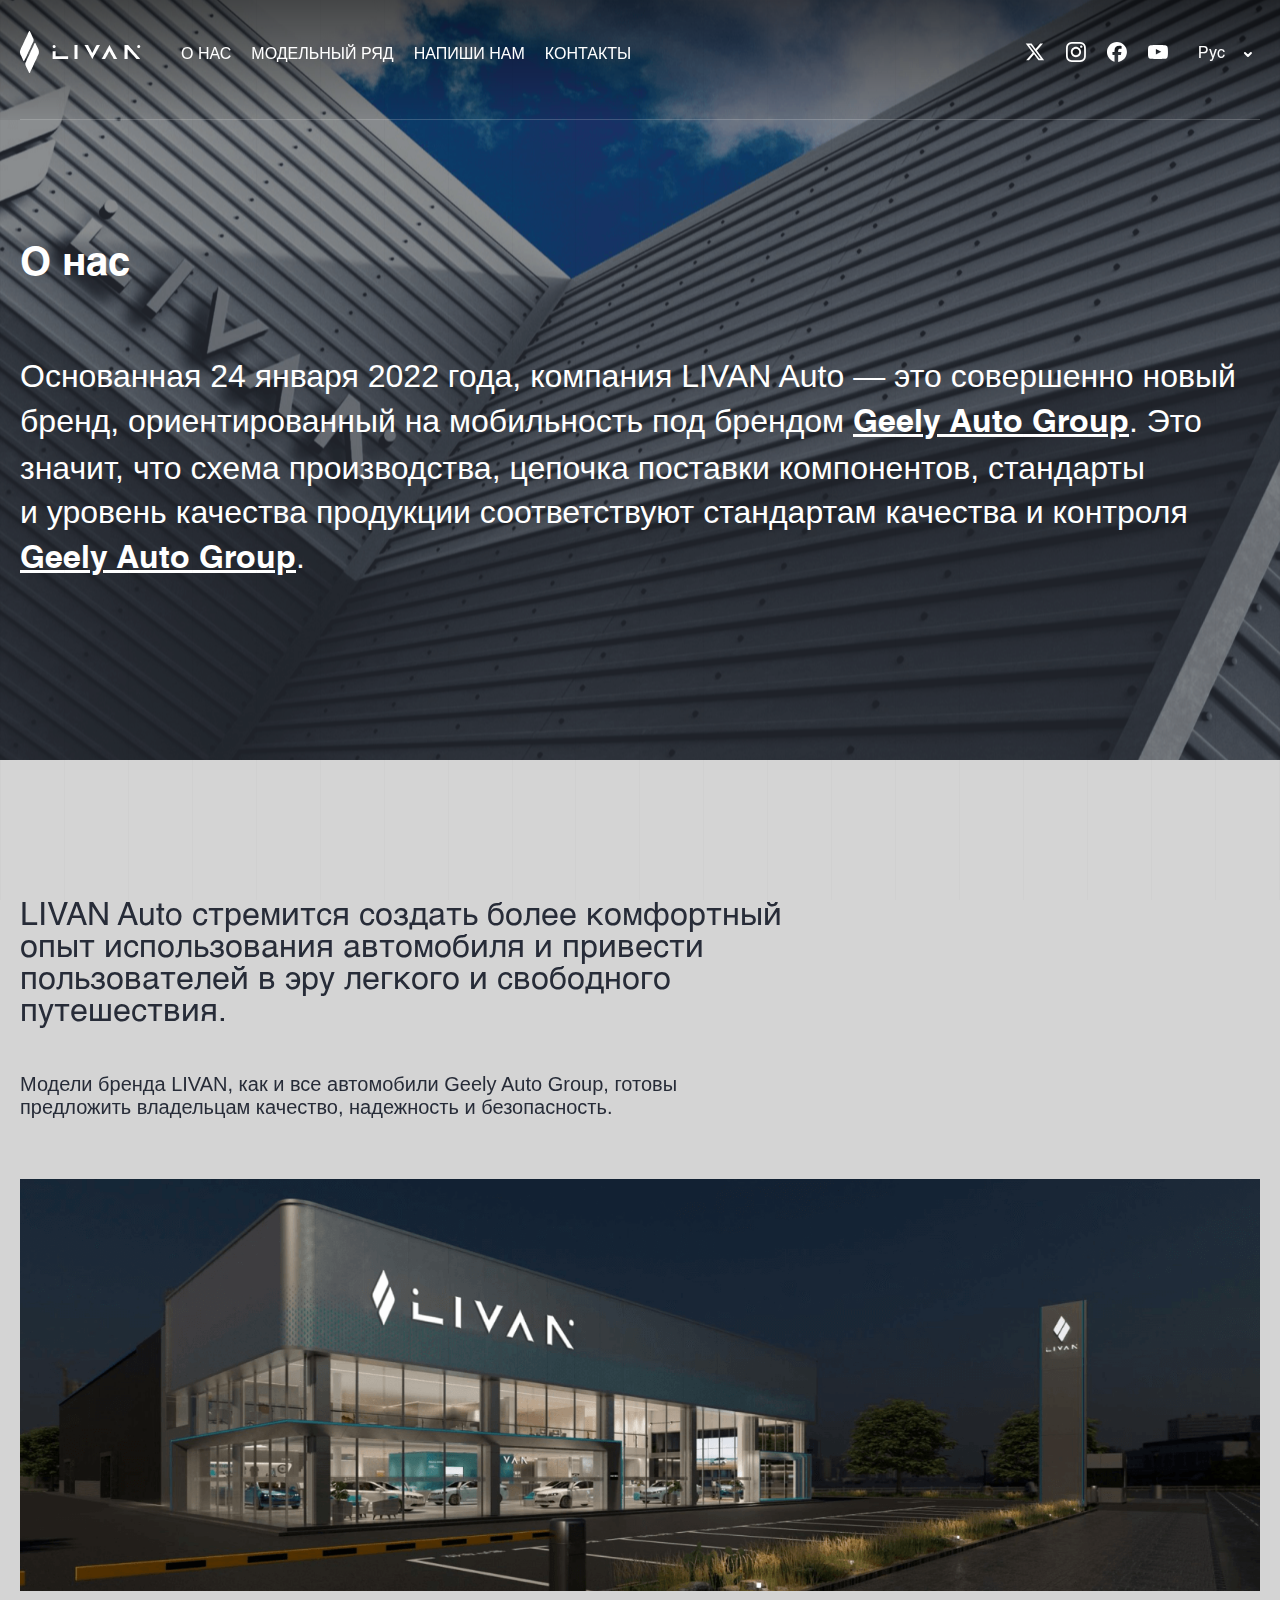
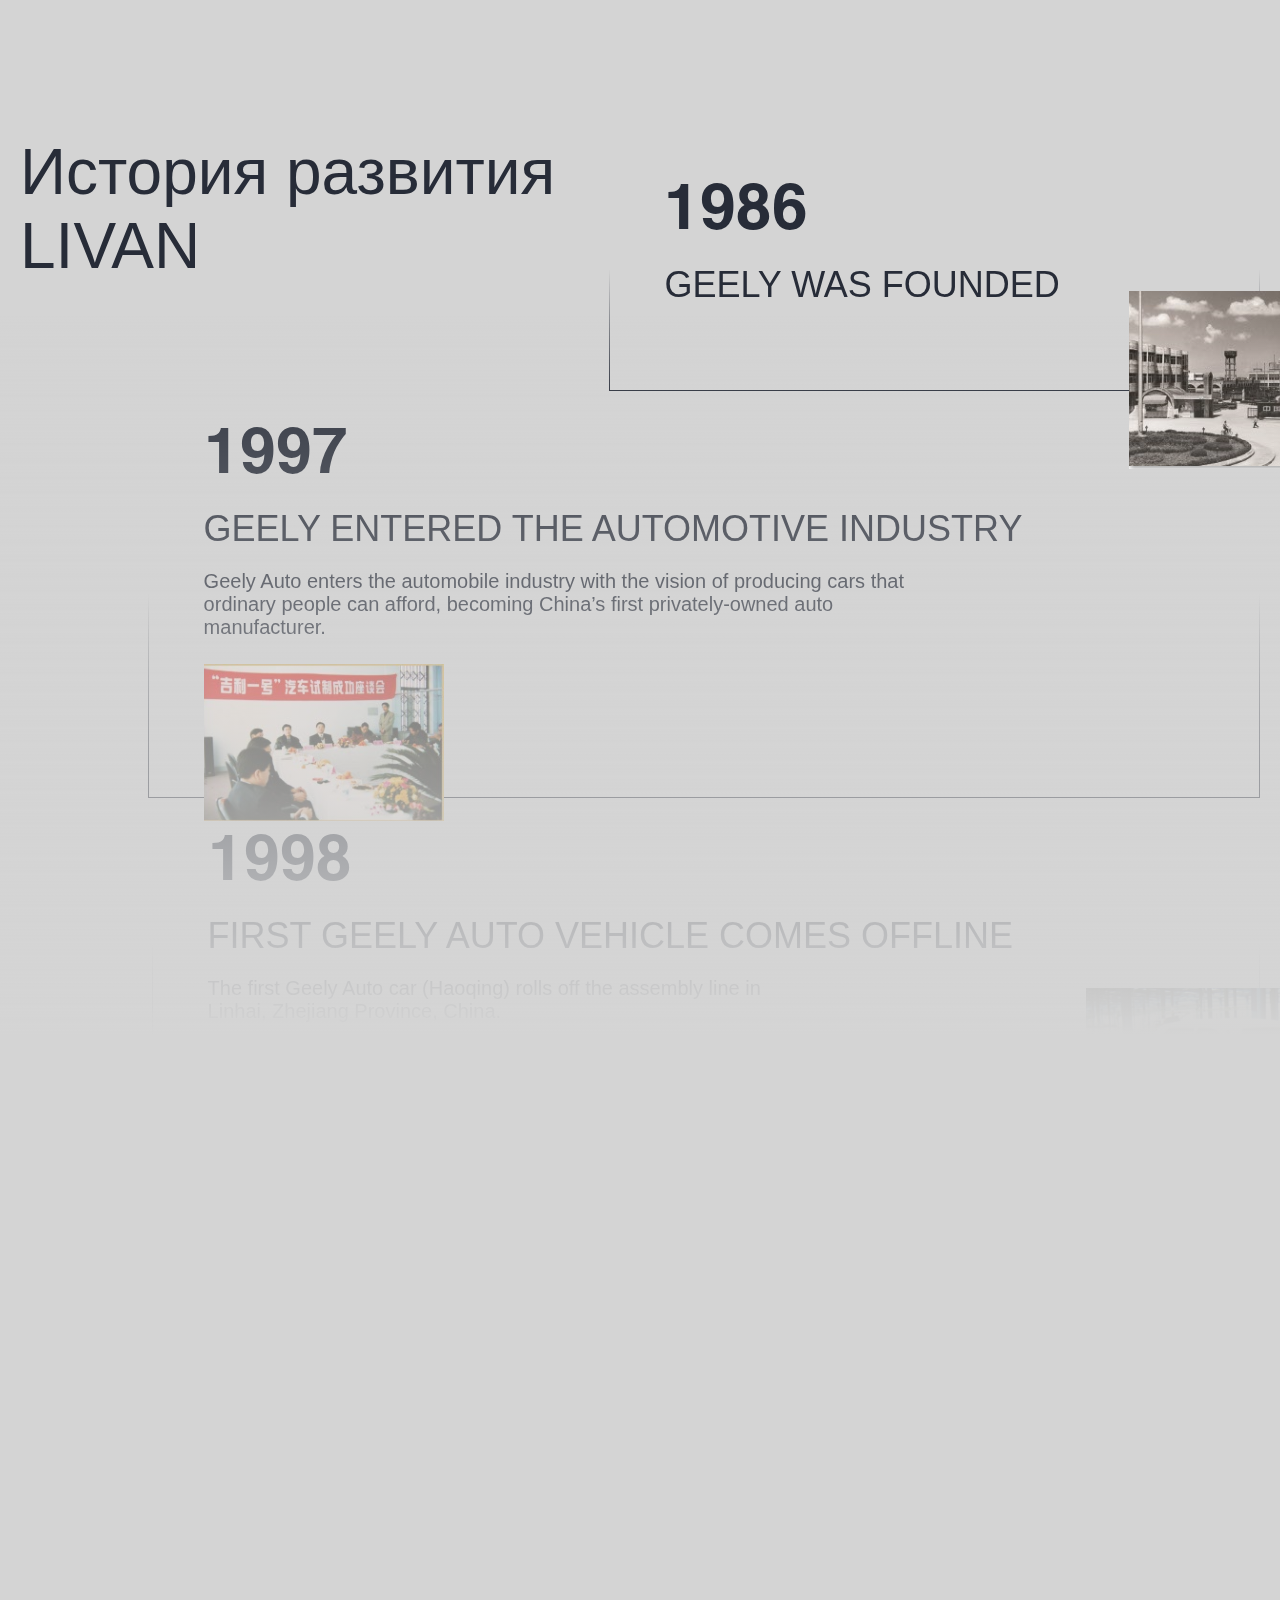
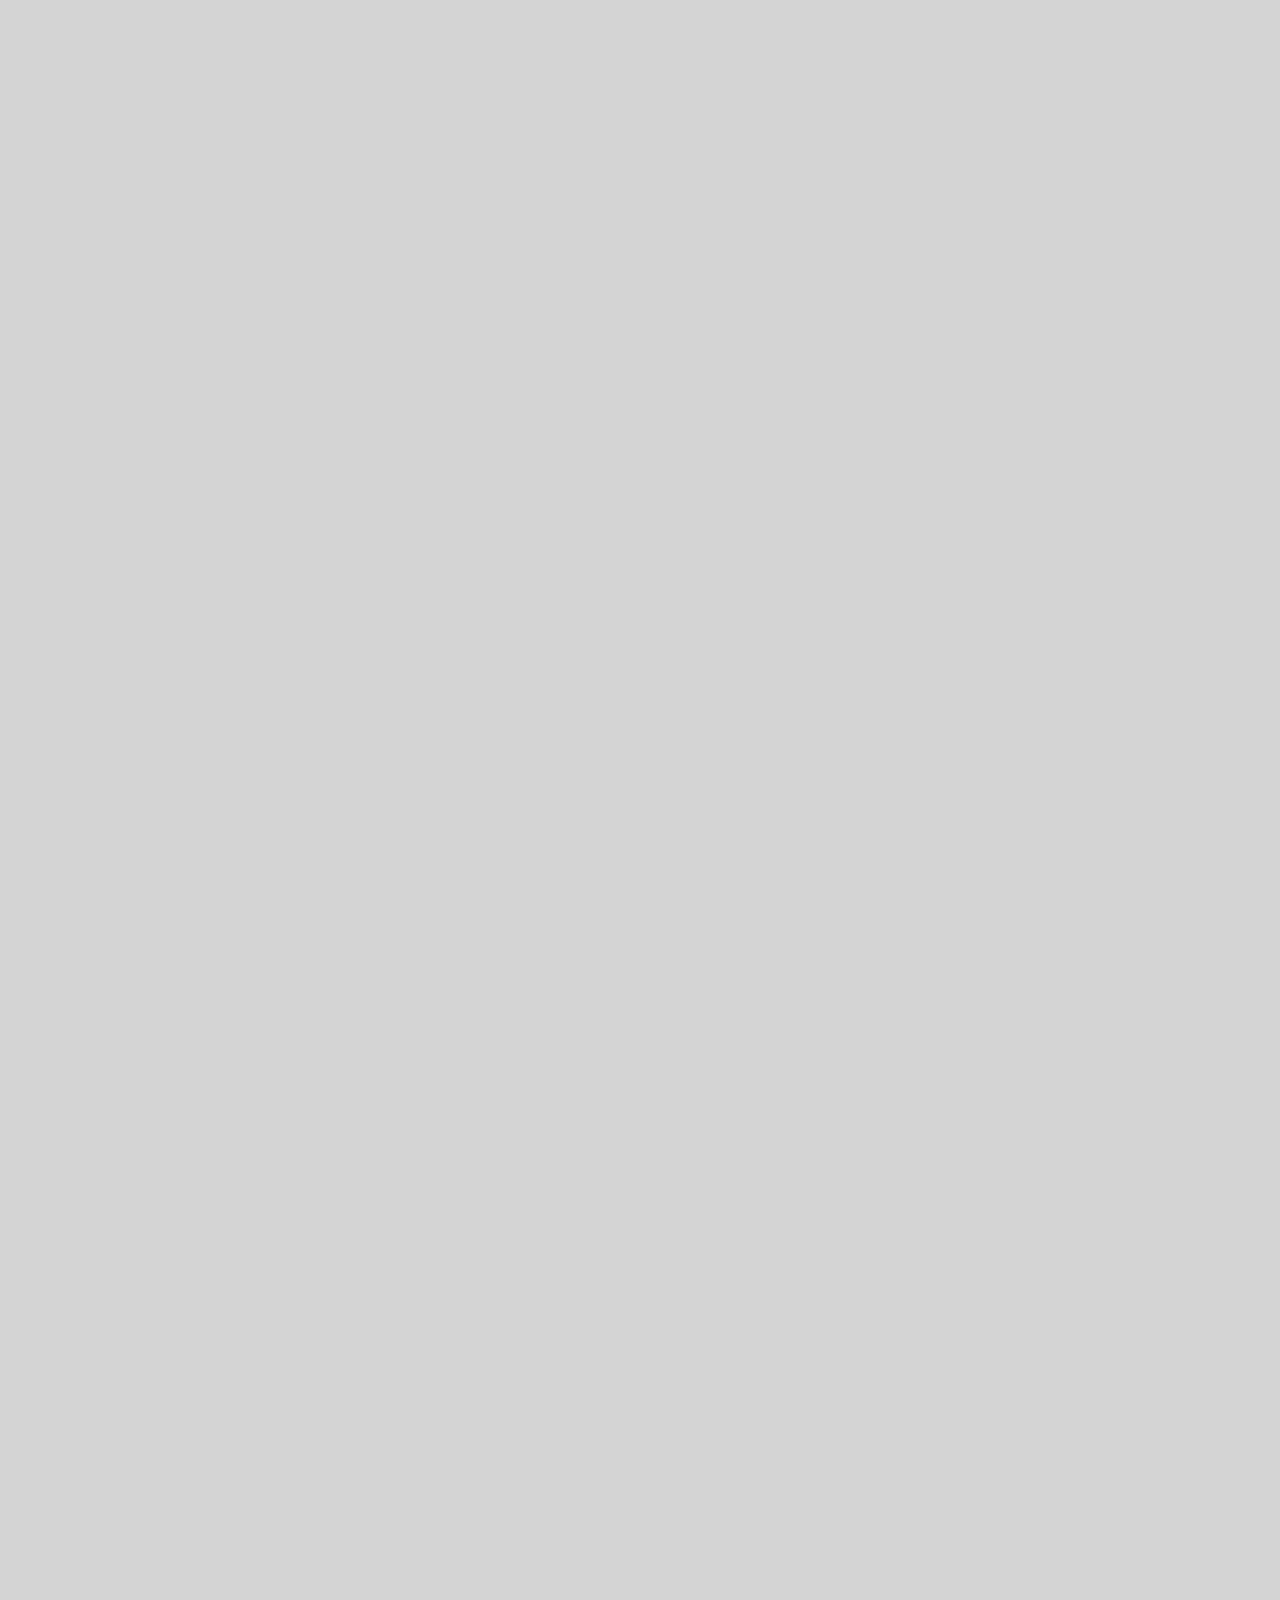
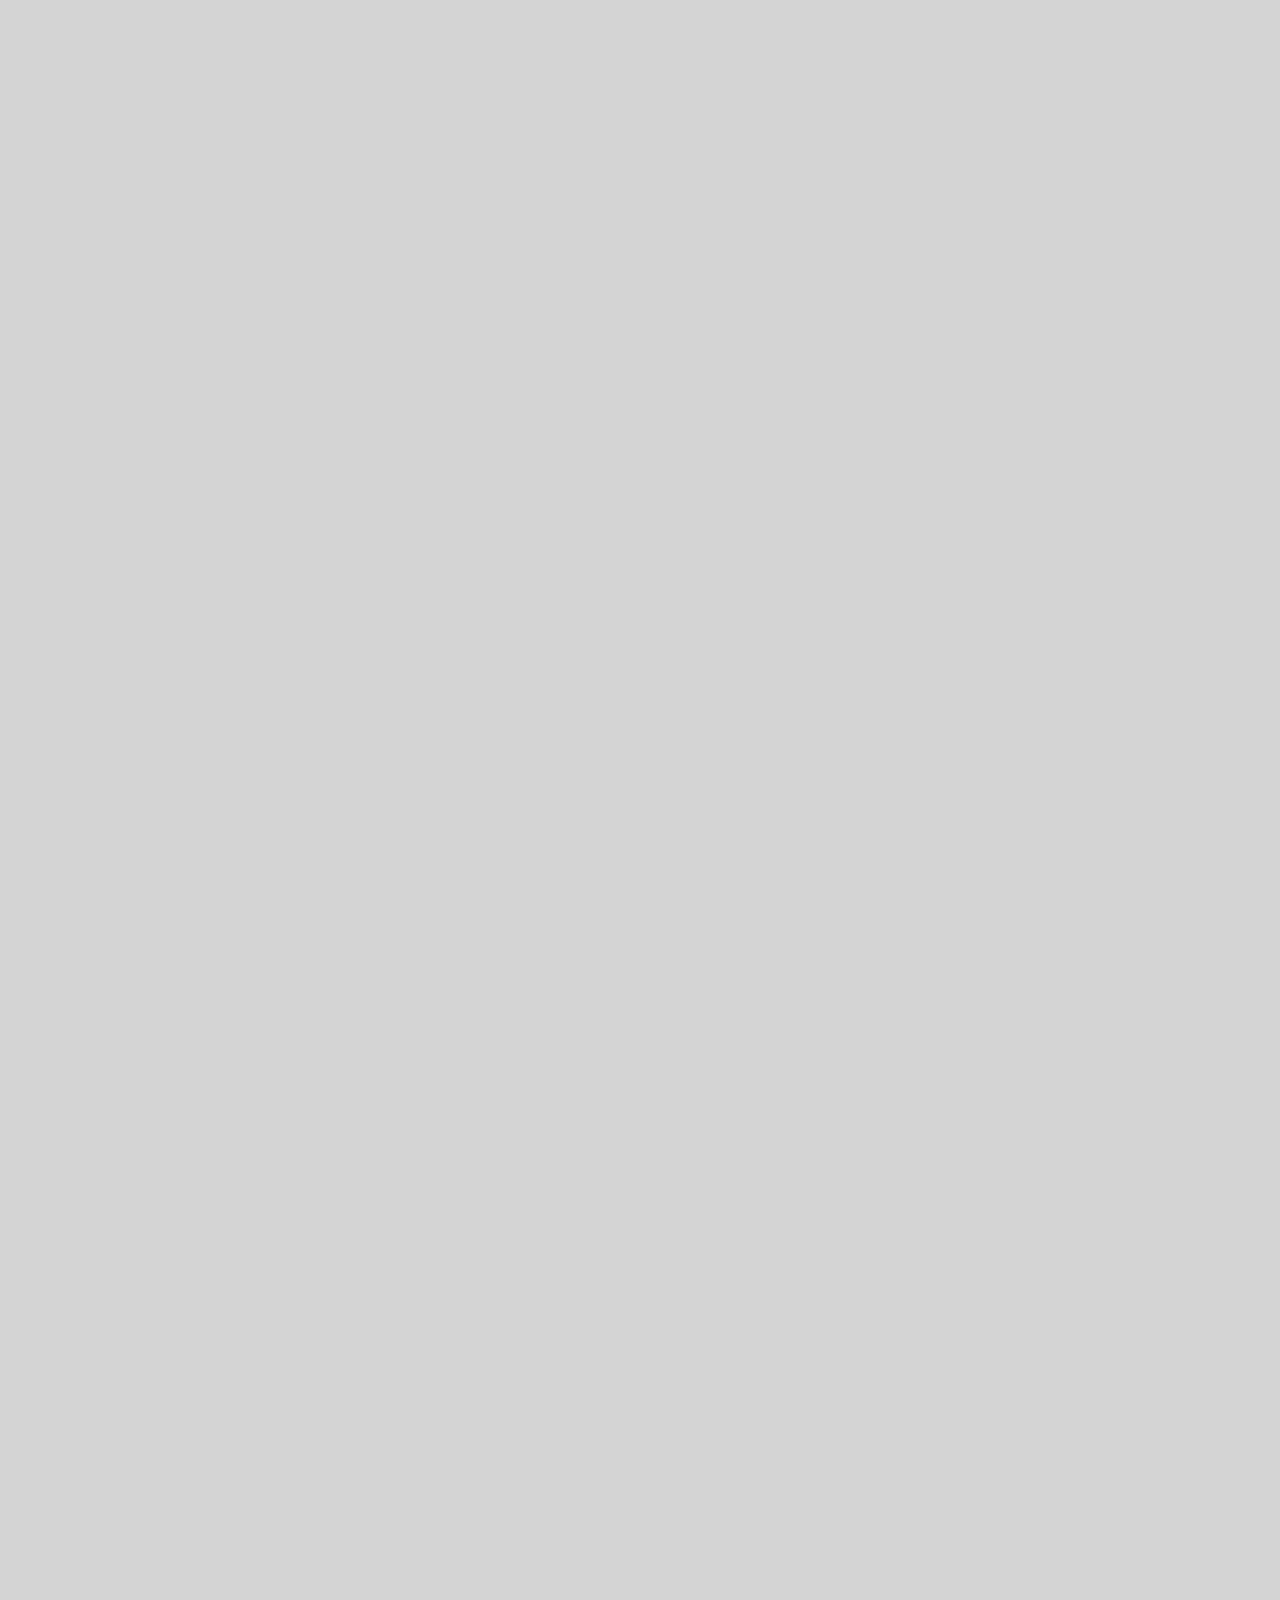
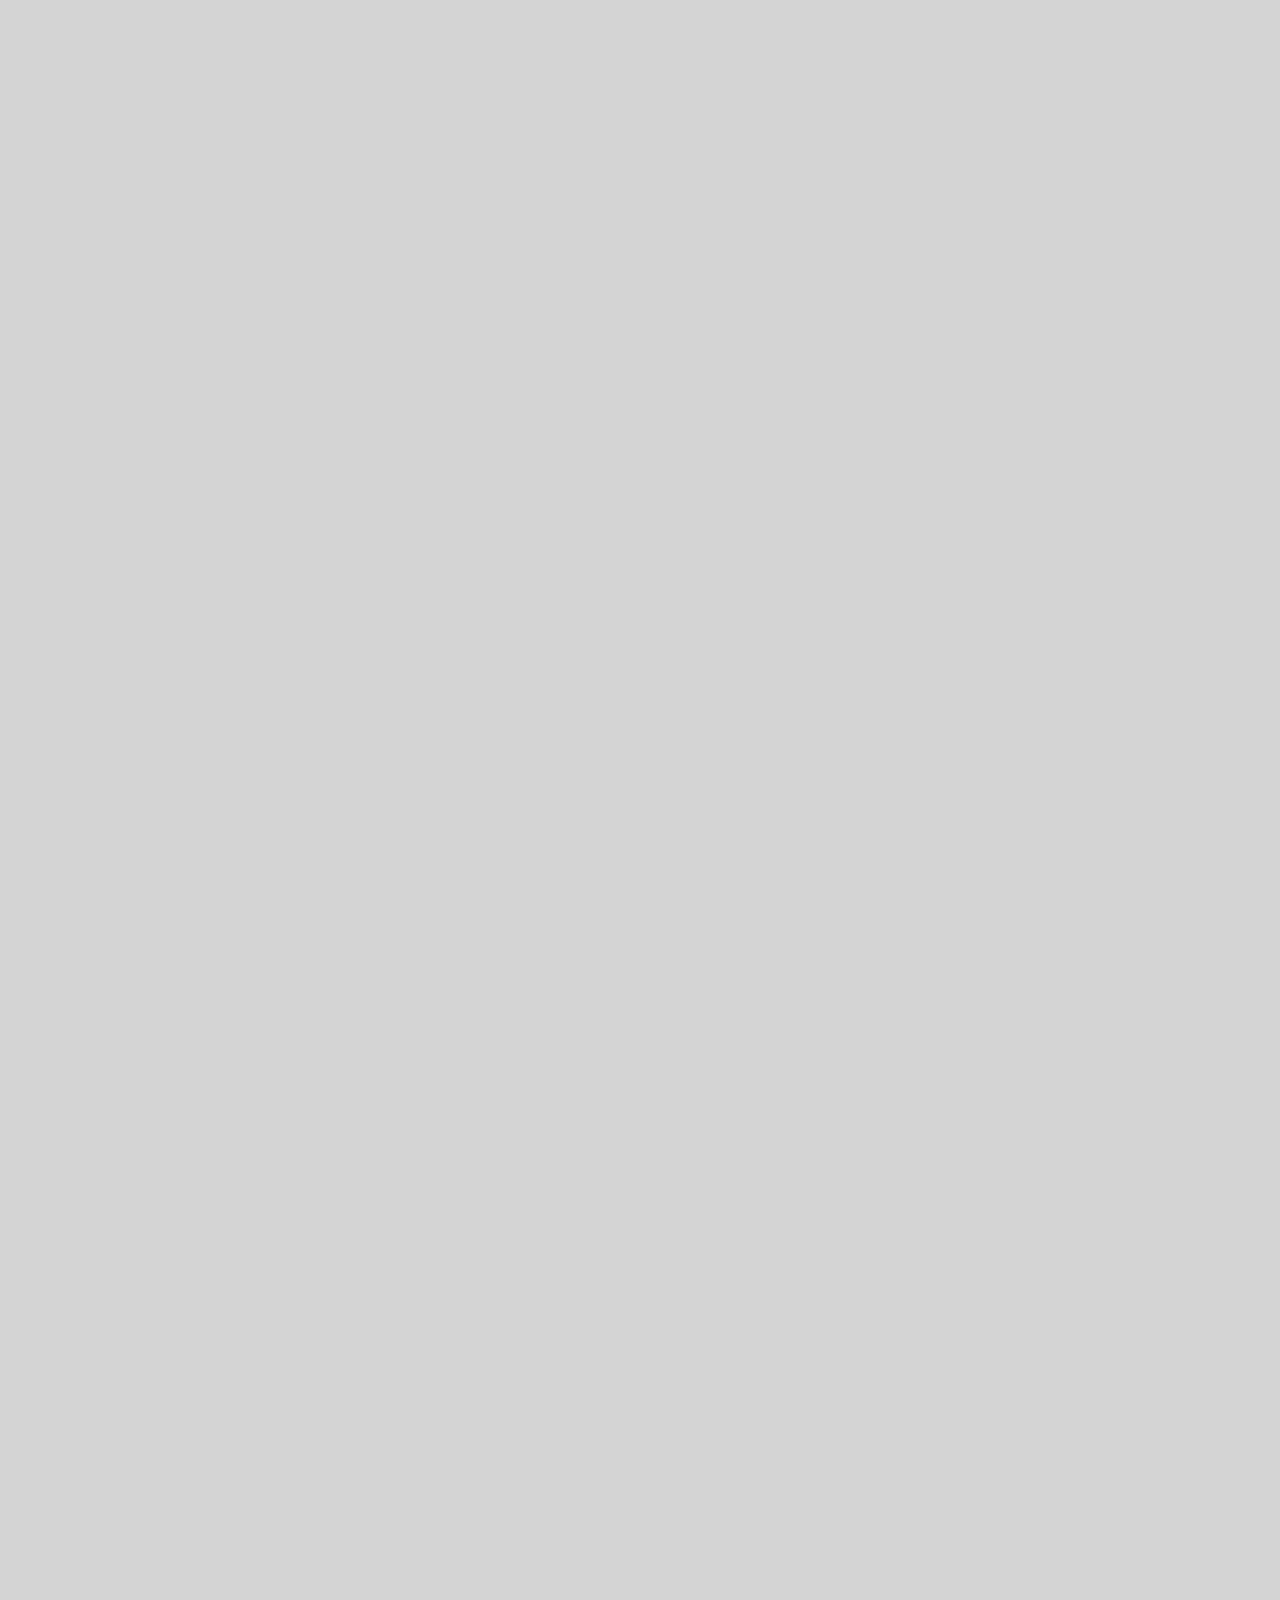
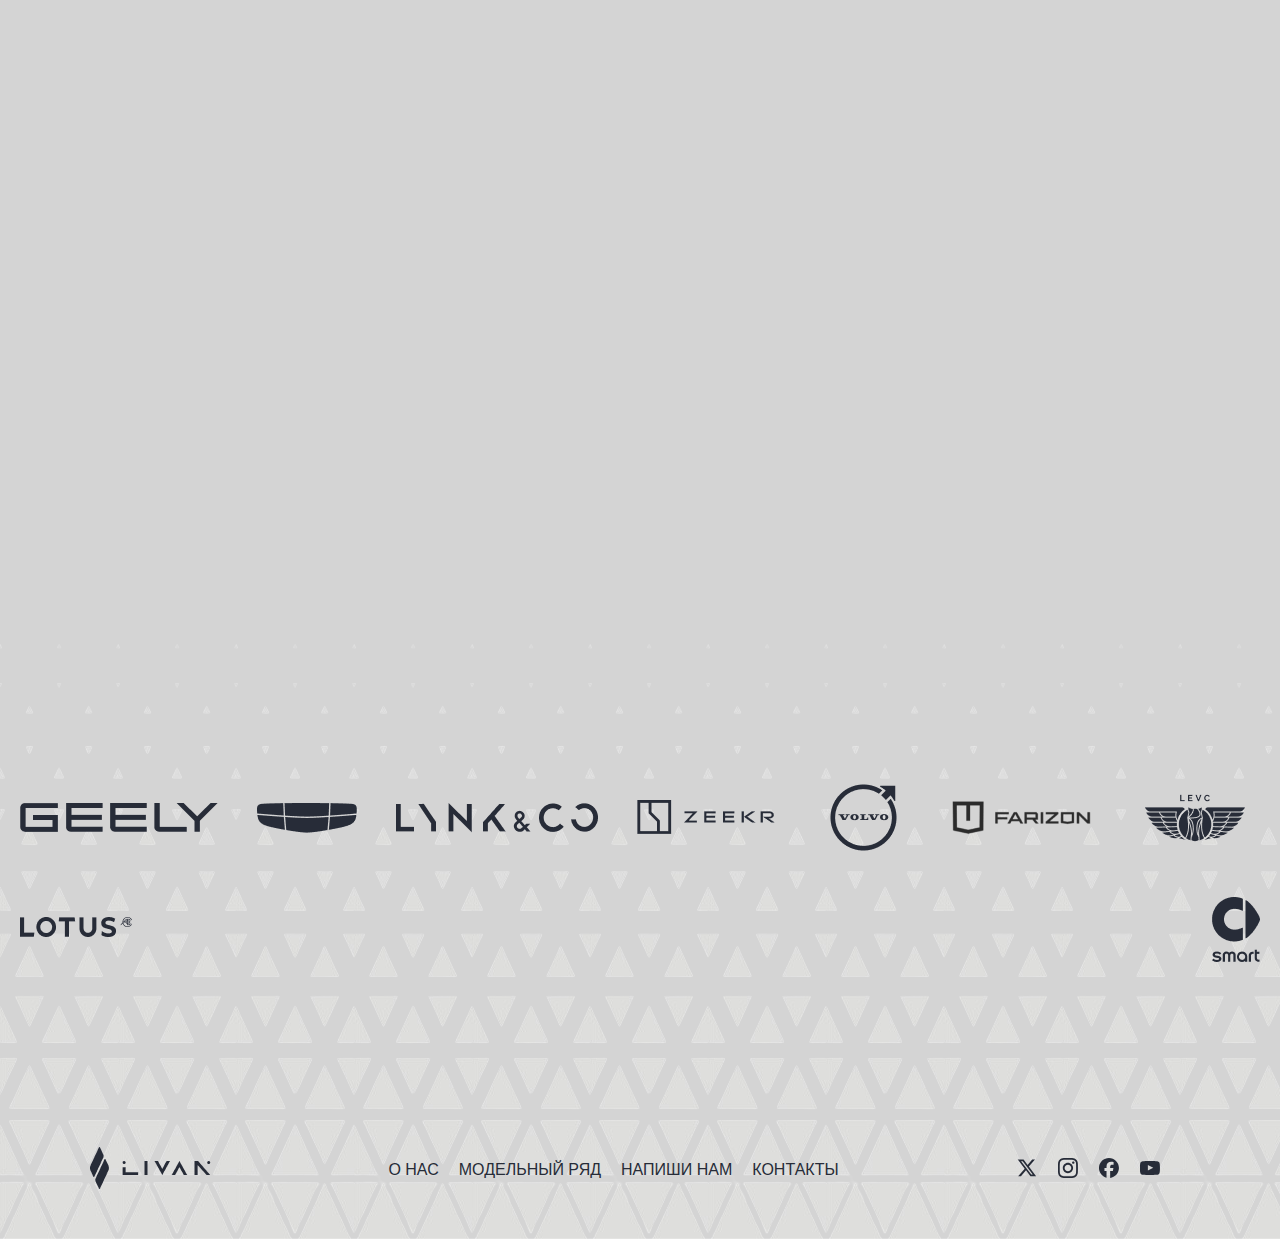
<file: about/index.html>
<!DOCTYPE html> <html lang="ru" dir="ltr" data-bvi-fontsize="10"> <head> <title>Garage</title> <meta charset="utf-8"/> <meta name="viewport" content="width=device-width,initial-scale=1"/> <link href="/favicon.png" rel="icon" type="image/png"> <link href="../assets/css/main.css" rel="stylesheet"> <script src="../assets/js/common.js"></script> <link href="../assets/css/about.css" rel="stylesheet"> </head> <body> <div class="modal" data-target="order-modal" data-class="modal--active" data-handler="modal"> <div class="modal__overlay" data-trigger="order-modal"></div> <div class="modal__inner"> <button class="modal__btn" data-trigger="order-modal"> <svg width="24" height="24" viewBox="0 0 24 24" fill="none">
<path d="M21 21L12 12M12 12L3 3M12 12L21.0001 3M12 12L3 21.0001" stroke-width="2" stroke-linecap="round" stroke-linejoin="round"/>
</svg> </button> <div class="modal__form"> <form action="" method="post" class="form"> <div class="form-group"> <div class="form-group__label">Выберите дилера</div> <div class="form-group__input"> <div class="custom-select"> <div class="custom-select__input"> <input type="text" placeholder="Выберите"> <svg width="24" height="24" viewBox="0 0 24 24" fill="none" class="custom-select__caret"><title>caret</title>
<path d="M16 10L12 14L8 10" stroke="#272C38" stroke-width="2" stroke-linecap="round" stroke-linejoin="round"/>
</svg> </div> <div class="border-line custom-select__options"> <label class="custom-select__option"> <input type="radio" name="diler" value="diler-1"> <div class="custom-select__label">diler-1</div> </label> <label class="custom-select__option"> <input type="radio" name="diler" value="diler-2"> <div class="custom-select__label">diler-2</div> </label> <label class="custom-select__option"> <input type="radio" name="diler" value="diler-3"> <div class="custom-select__label">diler-3</div> </label> </div> </div> </div> </div> <div class="form-group"> <div class="form-group__label">ФИО</div> <div class="form-group__input"> <input type="text"> </div> </div> <div class="form-group"> <div class="form-group__label">Телефон</div> <div class="form-group__input"> <input type="text"> </div> </div> <div class="form-group"> <div class="form-group__label">Почта</div> <div class="form-group__input"> <input type="text"> </div> </div> <div class="form-group"> <div class="form-group__label">Сообщение (не обязательно)</div> <div class="form-group__input"> <textarea></textarea> </div> </div> <button type="submit" class="custom-btn form__btn"> <span class="custom-btn--in"> <span>Отправить</span> <svg width="24" height="25" viewBox="0 0 24 25" fill="none"><title>double-arrow</title>
<path d="M13 8.5L17 12.5L13 16.5M7 8.5L11 12.5L7 16.5" stroke-width="2" stroke-linecap="round" stroke-linejoin="round"/>
</svg> </span> </button> </form> </div> </div> </div> <div class="lines"> <span></span> <span></span> <span></span> <span></span> <span></span> <span></span> <span></span> <span></span> <span></span> <span></span> <span></span> <span></span> <span></span> <span></span> <span></span> <span></span> <span></span> <span></span> <span></span> <span></span> <span></span> </div> <div class="header__burger" data-target="header__burger" data-class="header__burger--active"> <div class="header__burger--wrapper"> <div class="header__burger--top"> <div class="header__socials"> <a href="/garage/"> <svg width="21" height="20" viewBox="0 0 21 20" fill="none"> <g clip-path="url(#clip0_1007_1956)"> <path d="M16.213 1.58643H19.0242L12.8825 8.606L20.1077 18.1581H14.4504L10.0194 12.3648L4.94937 18.1581H2.13644L8.70561 10.6498L1.77441 1.58643H7.57534L11.5806 6.8817L16.213 1.58643ZM15.2263 16.4754H16.7841L6.72891 3.1807H5.0573L15.2263 16.4754Z" fill="white"/> </g> <defs> <clipPath id="clip0_1007_1956"> <rect width="20" height="20" fill="white" transform="translate(0.941406)"/> </clipPath> </defs> </svg> </a> <a href=""><svg width="21" height="20" viewBox="0 0 21 20" fill="none"> <g clip-path="url(#clip0_1007_1958)"> <path d="M10.9414 1.80078C13.6133 1.80078 13.9297 1.8125 14.9805 1.85937C15.957 1.90234 16.4844 2.06641 16.8359 2.20313C17.3008 2.38281 17.6367 2.60156 17.9844 2.94922C18.3359 3.30078 18.5508 3.63281 18.7305 4.09766C18.8672 4.44922 19.0313 4.98047 19.0742 5.95313C19.1211 7.00781 19.1328 7.32422 19.1328 9.99219C19.1328 12.6641 19.1211 12.9805 19.0742 14.0313C19.0313 15.0078 18.8672 15.5352 18.7305 15.8867C18.5508 16.3516 18.332 16.6875 17.9844 17.0352C17.6328 17.3867 17.3008 17.6016 16.8359 17.7813C16.4844 17.918 15.9531 18.082 14.9805 18.125C13.9258 18.1719 13.6094 18.1836 10.9414 18.1836C8.26953 18.1836 7.95313 18.1719 6.90234 18.125C5.92578 18.082 5.39844 17.918 5.04688 17.7813C4.58203 17.6016 4.24609 17.3828 3.89844 17.0352C3.54688 16.6836 3.33203 16.3516 3.15234 15.8867C3.01563 15.5352 2.85156 15.0039 2.80859 14.0313C2.76172 12.9766 2.75 12.6602 2.75 9.99219C2.75 7.32031 2.76172 7.00391 2.80859 5.95313C2.85156 4.97656 3.01563 4.44922 3.15234 4.09766C3.33203 3.63281 3.55078 3.29688 3.89844 2.94922C4.25 2.59766 4.58203 2.38281 5.04688 2.20313C5.39844 2.06641 5.92969 1.90234 6.90234 1.85937C7.95313 1.8125 8.26953 1.80078 10.9414 1.80078ZM10.9414 0C8.22656 0 7.88672 0.0117187 6.82031 0.0585938C5.75781 0.105469 5.02734 0.277344 4.39453 0.523437C3.73438 0.78125 3.17578 1.12109 2.62109 1.67969C2.0625 2.23438 1.72266 2.79297 1.46484 3.44922C1.21875 4.08594 1.04688 4.8125 1 5.875C0.953125 6.94531 0.941406 7.28516 0.941406 10C0.941406 12.7148 0.953125 13.0547 1 14.1211C1.04688 15.1836 1.21875 15.9141 1.46484 16.5469C1.72266 17.207 2.0625 17.7656 2.62109 18.3203C3.17578 18.875 3.73438 19.2188 4.39063 19.4727C5.02734 19.7188 5.75391 19.8906 6.81641 19.9375C7.88281 19.9844 8.22266 19.9961 10.9375 19.9961C13.6523 19.9961 13.9922 19.9844 15.0586 19.9375C16.1211 19.8906 16.8516 19.7188 17.4844 19.4727C18.1406 19.2188 18.6992 18.875 19.2539 18.3203C19.8086 17.7656 20.1523 17.207 20.4063 16.5508C20.6523 15.9141 20.8242 15.1875 20.8711 14.125C20.918 13.0586 20.9297 12.7188 20.9297 10.0039C20.9297 7.28906 20.918 6.94922 20.8711 5.88281C20.8242 4.82031 20.6523 4.08984 20.4063 3.45703C20.1602 2.79297 19.8203 2.23438 19.2617 1.67969C18.707 1.125 18.1484 0.78125 17.4922 0.527344C16.8555 0.28125 16.1289 0.109375 15.0664 0.0625C13.9961 0.0117188 13.6563 0 10.9414 0Z" fill="white"/> <path d="M10.9414 4.86328C8.10547 4.86328 5.80469 7.16406 5.80469 10C5.80469 12.8359 8.10547 15.1367 10.9414 15.1367C13.7773 15.1367 16.0781 12.8359 16.0781 10C16.0781 7.16406 13.7773 4.86328 10.9414 4.86328ZM10.9414 13.332C9.10156 13.332 7.60937 11.8398 7.60937 10C7.60937 8.16016 9.10156 6.66797 10.9414 6.66797C12.7812 6.66797 14.2734 8.16016 14.2734 10C14.2734 11.8398 12.7812 13.332 10.9414 13.332Z" fill="white"/> <path d="M17.4805 4.66016C17.4805 5.32422 16.9414 5.85938 16.2813 5.85938C15.6172 5.85938 15.082 5.32031 15.082 4.66016C15.082 3.99609 15.6211 3.46094 16.2813 3.46094C16.9414 3.46094 17.4805 4 17.4805 4.66016Z" fill="white"/> </g> <defs> <clipPath id="clip0_1007_1958"> <rect width="20" height="20" fill="white" transform="translate(0.941406)"/> </clipPath> </defs> </svg> </a> <a href=""> <svg width="21" height="20" viewBox="0 0 21 20" fill="none" xmlns="http://www.w3.org/2000/svg"> <g clip-path="url(#clip0_1007_1962)"> <path d="M10.9414 0C5.41861 0 0.941406 4.4772 0.941406 10C0.941406 14.6896 4.17021 18.6248 8.52581 19.7056V13.056H6.46381V10H8.52581V8.6832C8.52581 5.2796 10.0662 3.702 13.4078 3.702C14.0414 3.702 15.1346 3.8264 15.5818 3.9504V6.7204C15.3458 6.6956 14.9358 6.6832 14.4266 6.6832C12.787 6.6832 12.1534 7.3044 12.1534 8.9192V10H15.4198L14.8586 13.056H12.1534V19.9268C17.105 19.3288 20.9418 15.1128 20.9418 10C20.9414 4.4772 16.4642 0 10.9414 0Z" fill="white"/> </g> <defs> <clipPath id="clip0_1007_1962"> <rect width="20" height="20" fill="white" transform="translate(0.941406)"/> </clipPath> </defs> </svg> </a> <a href=""><svg width="21" height="20" viewBox="0 0 21 20" fill="none"> <g clip-path="url(#clip0_1007_1964)"> <path d="M20.7422 6C20.7422 6 20.5469 4.62109 19.9453 4.01563C19.1836 3.21875 18.332 3.21484 17.9414 3.16797C15.1445 2.96484 10.9453 2.96484 10.9453 2.96484H10.9375C10.9375 2.96484 6.73828 2.96484 3.94141 3.16797C3.55078 3.21484 2.69922 3.21875 1.9375 4.01563C1.33594 4.62109 1.14453 6 1.14453 6C1.14453 6 0.941406 7.62109 0.941406 9.23828V10.7539C0.941406 12.3711 1.14062 13.9922 1.14062 13.9922C1.14062 13.9922 1.33594 15.3711 1.93359 15.9766C2.69531 16.7734 3.69531 16.7461 4.14063 16.832C5.74219 16.9844 10.9414 17.0313 10.9414 17.0313C10.9414 17.0313 15.1445 17.0234 17.9414 16.8242C18.332 16.7773 19.1836 16.7734 19.9453 15.9766C20.5469 15.3711 20.7422 13.9922 20.7422 13.9922C20.7422 13.9922 20.9414 12.375 20.9414 10.7539V9.23828C20.9414 7.62109 20.7422 6 20.7422 6ZM8.875 12.5938V6.97266L14.2773 9.79297L8.875 12.5938Z" fill="white"/> </g> <defs> <clipPath id="clip0_1007_1964"> <rect width="20" height="20" fill="white" transform="translate(0.941406)"/> </clipPath> </defs> </svg> </a> </div> <svg width="24" height="24" viewBox="0 0 24 24" fill="none" data-trigger="header__burger"> <path d="M18 18L12 12M12 12L6 6M12 12L18 6M12 12L6 18" stroke="#272C38" stroke-width="2" stroke-linecap="round" stroke-linejoin="round"/> </svg> </div> <nav> <ul> <li><a href="/garage/about">О нас</a></li> <li><a href="/garage/models">Модельный ряд</a></li> <li data-trigger="order-modal">Напиши нам</li> <li>Контакты</li> </ul> </nav> </div> <div class="header__images"> <div class="header__burger--image"> <img src="../assets/img/menu-img-1..png" alt=""/> </div> <div class="header__burger--image"> <img src="../assets/img/menu-img-2..png" alt=""/> </div> <div class="header__burger--image"> <img src="../assets/img/menu-img-3..png" alt=""/> </div> </div> </div> <header class="header"> <div class="container"> <div class="header__left"> <a href="/garage/" class="header__logo"> <img src="[data-uri]" alt="logo"/> </a> <nav class="header__nav"> <ul> <li><a href="/garage/about">О нас</a></li> <li><a href="/garage/models">Модельный ряд</a></li> <li data-trigger="order-modal">Напиши нам</li> <li><a href="/garage/">Контакты</a></li> </ul> </nav> </div> <div class="header__right"> <div class="header__socials"> <a href=""> <svg width="21" height="20" viewBox="0 0 21 20" fill="none"> <g clip-path="url(#clip0_1007_1956)"> <path d="M16.213 1.58643H19.0242L12.8825 8.606L20.1077 18.1581H14.4504L10.0194 12.3648L4.94937 18.1581H2.13644L8.70561 10.6498L1.77441 1.58643H7.57534L11.5806 6.8817L16.213 1.58643ZM15.2263 16.4754H16.7841L6.72891 3.1807H5.0573L15.2263 16.4754Z" fill="white"/> </g> <defs> <clipPath id="clip0_1007_1956"> <rect width="20" height="20" fill="white" transform="translate(0.941406)"/> </clipPath> </defs> </svg> </a> <a href=""><svg width="21" height="20" viewBox="0 0 21 20" fill="none"> <g clip-path="url(#clip0_1007_1958)"> <path d="M10.9414 1.80078C13.6133 1.80078 13.9297 1.8125 14.9805 1.85937C15.957 1.90234 16.4844 2.06641 16.8359 2.20313C17.3008 2.38281 17.6367 2.60156 17.9844 2.94922C18.3359 3.30078 18.5508 3.63281 18.7305 4.09766C18.8672 4.44922 19.0313 4.98047 19.0742 5.95313C19.1211 7.00781 19.1328 7.32422 19.1328 9.99219C19.1328 12.6641 19.1211 12.9805 19.0742 14.0313C19.0313 15.0078 18.8672 15.5352 18.7305 15.8867C18.5508 16.3516 18.332 16.6875 17.9844 17.0352C17.6328 17.3867 17.3008 17.6016 16.8359 17.7813C16.4844 17.918 15.9531 18.082 14.9805 18.125C13.9258 18.1719 13.6094 18.1836 10.9414 18.1836C8.26953 18.1836 7.95313 18.1719 6.90234 18.125C5.92578 18.082 5.39844 17.918 5.04688 17.7813C4.58203 17.6016 4.24609 17.3828 3.89844 17.0352C3.54688 16.6836 3.33203 16.3516 3.15234 15.8867C3.01563 15.5352 2.85156 15.0039 2.80859 14.0313C2.76172 12.9766 2.75 12.6602 2.75 9.99219C2.75 7.32031 2.76172 7.00391 2.80859 5.95313C2.85156 4.97656 3.01563 4.44922 3.15234 4.09766C3.33203 3.63281 3.55078 3.29688 3.89844 2.94922C4.25 2.59766 4.58203 2.38281 5.04688 2.20313C5.39844 2.06641 5.92969 1.90234 6.90234 1.85937C7.95313 1.8125 8.26953 1.80078 10.9414 1.80078ZM10.9414 0C8.22656 0 7.88672 0.0117187 6.82031 0.0585938C5.75781 0.105469 5.02734 0.277344 4.39453 0.523437C3.73438 0.78125 3.17578 1.12109 2.62109 1.67969C2.0625 2.23438 1.72266 2.79297 1.46484 3.44922C1.21875 4.08594 1.04688 4.8125 1 5.875C0.953125 6.94531 0.941406 7.28516 0.941406 10C0.941406 12.7148 0.953125 13.0547 1 14.1211C1.04688 15.1836 1.21875 15.9141 1.46484 16.5469C1.72266 17.207 2.0625 17.7656 2.62109 18.3203C3.17578 18.875 3.73438 19.2188 4.39063 19.4727C5.02734 19.7188 5.75391 19.8906 6.81641 19.9375C7.88281 19.9844 8.22266 19.9961 10.9375 19.9961C13.6523 19.9961 13.9922 19.9844 15.0586 19.9375C16.1211 19.8906 16.8516 19.7188 17.4844 19.4727C18.1406 19.2188 18.6992 18.875 19.2539 18.3203C19.8086 17.7656 20.1523 17.207 20.4063 16.5508C20.6523 15.9141 20.8242 15.1875 20.8711 14.125C20.918 13.0586 20.9297 12.7188 20.9297 10.0039C20.9297 7.28906 20.918 6.94922 20.8711 5.88281C20.8242 4.82031 20.6523 4.08984 20.4063 3.45703C20.1602 2.79297 19.8203 2.23438 19.2617 1.67969C18.707 1.125 18.1484 0.78125 17.4922 0.527344C16.8555 0.28125 16.1289 0.109375 15.0664 0.0625C13.9961 0.0117188 13.6563 0 10.9414 0Z" fill="white"/> <path d="M10.9414 4.86328C8.10547 4.86328 5.80469 7.16406 5.80469 10C5.80469 12.8359 8.10547 15.1367 10.9414 15.1367C13.7773 15.1367 16.0781 12.8359 16.0781 10C16.0781 7.16406 13.7773 4.86328 10.9414 4.86328ZM10.9414 13.332C9.10156 13.332 7.60937 11.8398 7.60937 10C7.60937 8.16016 9.10156 6.66797 10.9414 6.66797C12.7812 6.66797 14.2734 8.16016 14.2734 10C14.2734 11.8398 12.7812 13.332 10.9414 13.332Z" fill="white"/> <path d="M17.4805 4.66016C17.4805 5.32422 16.9414 5.85938 16.2813 5.85938C15.6172 5.85938 15.082 5.32031 15.082 4.66016C15.082 3.99609 15.6211 3.46094 16.2813 3.46094C16.9414 3.46094 17.4805 4 17.4805 4.66016Z" fill="white"/> </g> <defs> <clipPath id="clip0_1007_1958"> <rect width="20" height="20" fill="white" transform="translate(0.941406)"/> </clipPath> </defs> </svg> </a> <a href=""> <svg width="21" height="20" viewBox="0 0 21 20" fill="none" xmlns="http://www.w3.org/2000/svg"> <g clip-path="url(#clip0_1007_1962)"> <path d="M10.9414 0C5.41861 0 0.941406 4.4772 0.941406 10C0.941406 14.6896 4.17021 18.6248 8.52581 19.7056V13.056H6.46381V10H8.52581V8.6832C8.52581 5.2796 10.0662 3.702 13.4078 3.702C14.0414 3.702 15.1346 3.8264 15.5818 3.9504V6.7204C15.3458 6.6956 14.9358 6.6832 14.4266 6.6832C12.787 6.6832 12.1534 7.3044 12.1534 8.9192V10H15.4198L14.8586 13.056H12.1534V19.9268C17.105 19.3288 20.9418 15.1128 20.9418 10C20.9414 4.4772 16.4642 0 10.9414 0Z" fill="white"/> </g> <defs> <clipPath id="clip0_1007_1962"> <rect width="20" height="20" fill="white" transform="translate(0.941406)"/> </clipPath> </defs> </svg> </a> <a href=""><svg width="21" height="20" viewBox="0 0 21 20" fill="none"> <g clip-path="url(#clip0_1007_1964)"> <path d="M20.7422 6C20.7422 6 20.5469 4.62109 19.9453 4.01563C19.1836 3.21875 18.332 3.21484 17.9414 3.16797C15.1445 2.96484 10.9453 2.96484 10.9453 2.96484H10.9375C10.9375 2.96484 6.73828 2.96484 3.94141 3.16797C3.55078 3.21484 2.69922 3.21875 1.9375 4.01563C1.33594 4.62109 1.14453 6 1.14453 6C1.14453 6 0.941406 7.62109 0.941406 9.23828V10.7539C0.941406 12.3711 1.14062 13.9922 1.14062 13.9922C1.14062 13.9922 1.33594 15.3711 1.93359 15.9766C2.69531 16.7734 3.69531 16.7461 4.14063 16.832C5.74219 16.9844 10.9414 17.0313 10.9414 17.0313C10.9414 17.0313 15.1445 17.0234 17.9414 16.8242C18.332 16.7773 19.1836 16.7734 19.9453 15.9766C20.5469 15.3711 20.7422 13.9922 20.7422 13.9922C20.7422 13.9922 20.9414 12.375 20.9414 10.7539V9.23828C20.9414 7.62109 20.7422 6 20.7422 6ZM8.875 12.5938V6.97266L14.2773 9.79297L8.875 12.5938Z" fill="white"/> </g> <defs> <clipPath id="clip0_1007_1964"> <rect width="20" height="20" fill="white" transform="translate(0.941406)"/> </clipPath> </defs> </svg> </a> </div> <div class="header__locale"> <div class="header__locale--current" data-trigger="header__locale--body"> Рус<svg width="25" height="24" viewBox="0 0 25 24" fill="none" xmlns="http://www.w3.org/2000/svg"> <path d="M15.9414 11L12.9414 14L9.94141 11" stroke="white" stroke-width="2" stroke-linecap="round" stroke-linejoin="round"/> </svg> </div> <div class="header__locale--body" data-target="header__locale--body" data-class="active"> <div> <ul> <li>Каз</li> <li>Рус</li> </ul> </div> </div> </div> <svg class="header__burger--icon" width="41" height="41" viewBox="0 0 41 41" fill="none" xmlns="http://www.w3.org/2000/svg" data-trigger="header__burger"> <path d="M8.54102 29.0416H22.2077M8.54102 20.4999H32.4577M18.791 11.9583H32.4577" stroke="white" stroke-width="2" stroke-linecap="round" stroke-linejoin="round"/> </svg> </div> </div> </header> <main class="main-container"> <section class="banner"> <div class="banner__content"> <div class="container"> <h3 class="about__title">О нас</h3> <p class="about__desc">Основанная 24 января 2022 года, компания LIVAN Auto — это совершенно новый бренд, ориентированный на мобильность под брендом <span>Geely Auto Group</span>. Это значит, что схема производства, цепочка поставки компонентов, стандарты и уровень качества продукции соответствуют стандартам качества и контроля <span>Geely Auto Group</span>. </p> </div> </div> </section> <section class="info"> <div class="container"> <div class="info__top"> <div class="info__main"> <p>LIVAN Auto стремится создать более комфортный опыт использования автомобиля и привести пользователей в эру легкого и свободного путешествия.</p> </div> <div class="info__add"> <p>Модели бренда LIVAN, как и все автомобили Geely Auto Group, готовы предложить владельцам качество, надежность и безопасность.</p> </div> </div> <div class="info__bottom"> <img src="../assets/img/info..png" alt=""> </div> </div> </section> <section class="history-section"> <div class="history-section__inner"> <div class="container"> <div class="history-section__title">История развития <br> LIVAN</div> </div> <div class="history-section__line"></div> <div class="histories"> <div class="histories__gradient"></div> <div class="container histories__in"> <div class="history history--right history--1"> <div class="history__bg"></div> <div class="history__year">1986</div> <div class="history__title">Geely was Founded</div> <div class="history__img"> <div class="history__img-in"> <div class="history__img-in2"> <img src="../assets/img/history-1..png" alt="" class="wider"> </div> </div> </div> </div> <div class="history history--left history--active history--2"> <div class="history__bg"></div> <div class="history__year">1997</div> <div class="history__title">Geely Entered the Automotive Industry</div> <div class="history__text">Geely Auto enters the automobile industry with the vision of producing cars that ordinary people can afford, becoming China’s first privately-owned auto manufacturer.</div> <div class="history__img"> <div class="history__img-in"> <div class="history__img-in2"> <img src="../assets/img/history-2..png" alt="" class="wider"> </div> </div> </div> </div> <div class="history history--right history--3"> <div class="history__bg"></div> <div class="history__year">1998</div> <div class="history__title">First Geely Auto Vehicle Comes Offline</div> <div class="history__text">The first Geely Auto car (Haoqing) rolls off the assembly line in Linhai, Zhejiang Province, China.</div> <div class="history__img"> <div class="history__img-in"> <div class="history__img-in2"> <img src="../assets/img/history-3..png" alt="" class="wider"> </div> </div> </div> </div> <div class="history history--left history--4"> <div class="history__bg"></div> <div class="history__title">The first Geely car was rolled off the production line</div> <div class="history__img"> <div class="history__img-in"> <div class="history__img-in2"> <img src="../assets/img/history-4..png" alt="" class="wider"> </div> </div> </div> </div> <div class="history history--right history--5"> <div class="history__bg"></div> <div class="history__year">2006</div> <div class="history__title">Geely Holding Group Establishes a Joint Venture with London Taxi International </div> <div class="history__text">Geely Holding Group purchased a 19.97% stake in Manganese Bronze Holdings (the manufacturer and owner of the classic LondonTaxi), becoming the largest shareholder of company. After the equity acquisition, Geely Holding Group established the a joint venture company to produce and sell the classic London taxi in China.</div> <div class="history__img"> <div class="history__img-in"> <div class="history__img-in2"> <img src="../assets/img/history-5..png" alt="" class="wider"> </div> </div> </div> </div> <div class="history history--left history--6"> <div class="history__bg"></div> <div class="history__year">2010</div> <div class="history__title">Acquired Volvo Car Group.</div> <div class="history__img"> <div class="history__img-in"> <div class="history__img-in2"> <img src="../assets/img/history-6..png" alt="" class="wider"> </div> </div> </div> </div> <div class="history history--right history--7"> <div class="history__bg"></div> <div class="history__year">2013</div> <div class="history__title">China Euro Vehicle Technology Center Established</div> <div class="history__text">Geely established the China Euro Vehicle Technology Center (CEVT) in Gothenburg, jointly run by Volvo Cars and Geely Auto, to develop modular architectures and key components for the next generation of vehicles.</div> <div class="history__img"> <div class="history__img-in"> <div class="history__img-in2"> <img src="../assets/img/history-7..png" alt="" class="wider"> </div> </div> </div> </div> <div class="history history--left history--8"> <div class="history__bg"></div> <div class="history__year">2017</div> <div class="history__title">London Taxi Company New Ansty Plant Officially Opened.</div> <div class="history__text">Geely offcially reached an agreement with British MBH on the production of taxi in 2006.</div> <div class="history__img"> <div class="history__img-in"> <div class="history__img-in2"> <img src="../assets/img/history-8..png" alt="" class="wider"> </div> </div> </div> </div> <div class="history history--right history--9"> <div class="history__bg"></div> <div class="history__year">2017</div> <div class="history__title">Announced the acquisition of 8.2% equity in AB Volvo, becoming its single largest shareholder.</div> <div class="history__img"> <div class="history__img-in"> <div class="history__img-in2"> <img src="../assets/img/history-9..png" alt="" class="higher"> </div> </div> </div> </div> <div class="history history--left history--10"> <div class="history__bg"></div> <div class="history__year">2017</div> <div class="history__title">Geely Holding Group acquired 51% of the shares of Lotus.</div> <div class="history__img"> <div class="history__img-in"> <div class="history__img-in2"> <img src="../assets/img/history-10..png" alt="" class="higher"> </div> </div> </div> </div> <div class="history history--right history--11"> <div class="history__bg"></div> <div class="history__year">2017</div> <div class="history__title">Acquired American flying car company, Terrafugia.</div> <div class="history__img"> <div class="history__img-in"> <div class="history__img-in2"> <img src="../assets/img/history-11..png" alt="" class="wider"> </div> </div> </div> </div> <div class="history history--left history--12"> <div class="history__bg"></div> <div class="history__year">2018</div> <div class="history__title">Acquired 9.69% stake in Daimler, becoming its single largest shareholder.</div> <div class="history__text">In the same year, Daimler Mobility Services and Geely Group formed premium ride-hailing joint venture.</div> <div class="history__img"> <div class="history__img-in"> <div class="history__img-in2"> <img src="../assets/img/history-12..png" alt="" class="wider"> </div> </div> </div> </div> <div class="history history--right history--13"> <div class="history__bg"></div> <div class="history__year">2019</div> <div class="history__title">Official Prestige Partner of the 19th Asian Games Hangzhou 2022.</div> <div class="history__img"> <div class="history__img-in"> <div class="history__img-in2"> <img src="../assets/img/history-13..png" alt="" class="wider"> </div> </div> </div> </div> <div class="history history--left history--14"> <div class="history__bg"></div> <div class="history__year">2019</div> <div class="history__title">Geely Holding and Volocopter have agreed to enter into a joint venture to bring Urban Air Mobility to the significant Chinese market.</div> <div class="history__img"> <div class="history__img-in"> <div class="history__img-in2"> <img src="../assets/img/history-14..png" alt="" class="wider"> </div> </div> </div> </div> <div class="history history--right history--15"> <div class="history__bg"></div> <div class="history__year">2019</div> <div class="history__title">Geely Holding Group and Daimler Form Global Joint Venture to Develop Smart.</div> <div class="history__img"> <div class="history__img-in"> <div class="history__img-in2"> <img src="../assets/img/history-15..png" alt="" class="wider"> </div> </div> </div> </div> <div class="history history--left history--16"> <div class="history__bg"></div> <div class="history__year">2020</div> <div class="history__title">Mercedes-Benz and Geely Holding Formally Establish Its Global Joint Venture “smart Automobile Co., Ltd.” For the smart Brand</div> <div class="history__img"> <div class="history__img-in"> <div class="history__img-in2"> <img src="../assets/img/history-16..png" alt="" class="wider"> </div> </div> </div> </div> <div class="history history--right history--17"> <div class="history__bg"></div> <div class="history__year">2020</div> <div class="history__title">Geely Builds Presencein Satellite Industry with New Plants and Testing Center </div> <div class="history__img"> <div class="history__img-in"> <div class="history__img-in2"> <img src="../assets/img/history-17..png" alt="" class="wider"> </div> </div> </div> </div> <div class="history history--left history--18"> <div class="history__bg"></div> <div class="history__year">2021</div> <div class="history__title">Geespace has successfully launched Geely Future Mobility Constellation first nine satellites into low earth orbit.</div> <div class="history__img"> <div class="history__img-in"> <div class="history__img-in2"> <img src="../assets/img/history-18..png" alt="" class="wider"> </div> </div> </div> </div> </div> </div> </div> </section> <section class="sponsors-section"> <div class="container"> <div class="sponsors"> <div class="sponsors__items"> <div class="sponsor"> <img src="[data-uri]" alt=""> </div> <div class="sponsor"> <img src="[data-uri]" alt=""> </div> <div class="sponsor"> <img src="[data-uri]" alt=""> </div> <div class="sponsor"> <img src="[data-uri]" alt=""> </div> <div class="sponsor"> <img src="[data-uri]" alt=""> </div> <div class="sponsor"> <img src="../assets/img/sponsor-6..png" alt=""> </div> <div class="sponsor"> <img src="../assets/img/sponsor-7..png" alt=""> </div> <div class="sponsor"> <img src="[data-uri]" alt=""> </div> <div class="sponsor"> <img src="[data-uri]" alt=""> </div> </div> </div> </div> </section> </main> <footer class="footer"> <div class="container"> <div class="footer__wrapper"> <a href="/garage/" class="footer__logo"> <img src="[data-uri]" alt=""/> </a> <nav class="footer__nav"> <ul> <li><a href="/garage/about">О нас</a></li> <li><a href="/garage/models">Модельный ряд</a></li> <li data-trigger="order-modal">Напиши нам</li> <li><a href="/garage/">Контакты</a></li> </ul> </nav> <div class="footer__socials"> <a href=""> <svg width="21" height="20" viewBox="0 0 21 20" fill="none"> <g clip-path="url(#clip0_1007_1956)"> <path d="M16.213 1.58643H19.0242L12.8825 8.606L20.1077 18.1581H14.4504L10.0194 12.3648L4.94937 18.1581H2.13644L8.70561 10.6498L1.77441 1.58643H7.57534L11.5806 6.8817L16.213 1.58643ZM15.2263 16.4754H16.7841L6.72891 3.1807H5.0573L15.2263 16.4754Z" fill="white"/> </g> <defs> <clipPath id="clip0_1007_1956"> <rect width="20" height="20" fill="white" transform="translate(0.941406)"/> </clipPath> </defs> </svg> </a> <a href=""><svg width="21" height="20" viewBox="0 0 21 20" fill="none"> <g clip-path="url(#clip0_1007_1958)"> <path d="M10.9414 1.80078C13.6133 1.80078 13.9297 1.8125 14.9805 1.85937C15.957 1.90234 16.4844 2.06641 16.8359 2.20313C17.3008 2.38281 17.6367 2.60156 17.9844 2.94922C18.3359 3.30078 18.5508 3.63281 18.7305 4.09766C18.8672 4.44922 19.0313 4.98047 19.0742 5.95313C19.1211 7.00781 19.1328 7.32422 19.1328 9.99219C19.1328 12.6641 19.1211 12.9805 19.0742 14.0313C19.0313 15.0078 18.8672 15.5352 18.7305 15.8867C18.5508 16.3516 18.332 16.6875 17.9844 17.0352C17.6328 17.3867 17.3008 17.6016 16.8359 17.7813C16.4844 17.918 15.9531 18.082 14.9805 18.125C13.9258 18.1719 13.6094 18.1836 10.9414 18.1836C8.26953 18.1836 7.95313 18.1719 6.90234 18.125C5.92578 18.082 5.39844 17.918 5.04688 17.7813C4.58203 17.6016 4.24609 17.3828 3.89844 17.0352C3.54688 16.6836 3.33203 16.3516 3.15234 15.8867C3.01563 15.5352 2.85156 15.0039 2.80859 14.0313C2.76172 12.9766 2.75 12.6602 2.75 9.99219C2.75 7.32031 2.76172 7.00391 2.80859 5.95313C2.85156 4.97656 3.01563 4.44922 3.15234 4.09766C3.33203 3.63281 3.55078 3.29688 3.89844 2.94922C4.25 2.59766 4.58203 2.38281 5.04688 2.20313C5.39844 2.06641 5.92969 1.90234 6.90234 1.85937C7.95313 1.8125 8.26953 1.80078 10.9414 1.80078ZM10.9414 0C8.22656 0 7.88672 0.0117187 6.82031 0.0585938C5.75781 0.105469 5.02734 0.277344 4.39453 0.523437C3.73438 0.78125 3.17578 1.12109 2.62109 1.67969C2.0625 2.23438 1.72266 2.79297 1.46484 3.44922C1.21875 4.08594 1.04688 4.8125 1 5.875C0.953125 6.94531 0.941406 7.28516 0.941406 10C0.941406 12.7148 0.953125 13.0547 1 14.1211C1.04688 15.1836 1.21875 15.9141 1.46484 16.5469C1.72266 17.207 2.0625 17.7656 2.62109 18.3203C3.17578 18.875 3.73438 19.2188 4.39063 19.4727C5.02734 19.7188 5.75391 19.8906 6.81641 19.9375C7.88281 19.9844 8.22266 19.9961 10.9375 19.9961C13.6523 19.9961 13.9922 19.9844 15.0586 19.9375C16.1211 19.8906 16.8516 19.7188 17.4844 19.4727C18.1406 19.2188 18.6992 18.875 19.2539 18.3203C19.8086 17.7656 20.1523 17.207 20.4063 16.5508C20.6523 15.9141 20.8242 15.1875 20.8711 14.125C20.918 13.0586 20.9297 12.7188 20.9297 10.0039C20.9297 7.28906 20.918 6.94922 20.8711 5.88281C20.8242 4.82031 20.6523 4.08984 20.4063 3.45703C20.1602 2.79297 19.8203 2.23438 19.2617 1.67969C18.707 1.125 18.1484 0.78125 17.4922 0.527344C16.8555 0.28125 16.1289 0.109375 15.0664 0.0625C13.9961 0.0117188 13.6563 0 10.9414 0Z" fill="white"/> <path d="M10.9414 4.86328C8.10547 4.86328 5.80469 7.16406 5.80469 10C5.80469 12.8359 8.10547 15.1367 10.9414 15.1367C13.7773 15.1367 16.0781 12.8359 16.0781 10C16.0781 7.16406 13.7773 4.86328 10.9414 4.86328ZM10.9414 13.332C9.10156 13.332 7.60937 11.8398 7.60937 10C7.60937 8.16016 9.10156 6.66797 10.9414 6.66797C12.7812 6.66797 14.2734 8.16016 14.2734 10C14.2734 11.8398 12.7812 13.332 10.9414 13.332Z" fill="white"/> <path d="M17.4805 4.66016C17.4805 5.32422 16.9414 5.85938 16.2813 5.85938C15.6172 5.85938 15.082 5.32031 15.082 4.66016C15.082 3.99609 15.6211 3.46094 16.2813 3.46094C16.9414 3.46094 17.4805 4 17.4805 4.66016Z" fill="white"/> </g> <defs> <clipPath id="clip0_1007_1958"> <rect width="20" height="20" fill="white" transform="translate(0.941406)"/> </clipPath> </defs> </svg> </a> <a href=""> <svg width="21" height="20" viewBox="0 0 21 20" fill="none" xmlns="http://www.w3.org/2000/svg"> <g clip-path="url(#clip0_1007_1962)"> <path d="M10.9414 0C5.41861 0 0.941406 4.4772 0.941406 10C0.941406 14.6896 4.17021 18.6248 8.52581 19.7056V13.056H6.46381V10H8.52581V8.6832C8.52581 5.2796 10.0662 3.702 13.4078 3.702C14.0414 3.702 15.1346 3.8264 15.5818 3.9504V6.7204C15.3458 6.6956 14.9358 6.6832 14.4266 6.6832C12.787 6.6832 12.1534 7.3044 12.1534 8.9192V10H15.4198L14.8586 13.056H12.1534V19.9268C17.105 19.3288 20.9418 15.1128 20.9418 10C20.9414 4.4772 16.4642 0 10.9414 0Z" fill="white"/> </g> <defs> <clipPath id="clip0_1007_1962"> <rect width="20" height="20" fill="white" transform="translate(0.941406)"/> </clipPath> </defs> </svg> </a> <a href=""><svg width="21" height="20" viewBox="0 0 21 20" fill="none"> <g clip-path="url(#clip0_1007_1964)"> <path d="M20.7422 6C20.7422 6 20.5469 4.62109 19.9453 4.01563C19.1836 3.21875 18.332 3.21484 17.9414 3.16797C15.1445 2.96484 10.9453 2.96484 10.9453 2.96484H10.9375C10.9375 2.96484 6.73828 2.96484 3.94141 3.16797C3.55078 3.21484 2.69922 3.21875 1.9375 4.01563C1.33594 4.62109 1.14453 6 1.14453 6C1.14453 6 0.941406 7.62109 0.941406 9.23828V10.7539C0.941406 12.3711 1.14062 13.9922 1.14062 13.9922C1.14062 13.9922 1.33594 15.3711 1.93359 15.9766C2.69531 16.7734 3.69531 16.7461 4.14063 16.832C5.74219 16.9844 10.9414 17.0313 10.9414 17.0313C10.9414 17.0313 15.1445 17.0234 17.9414 16.8242C18.332 16.7773 19.1836 16.7734 19.9453 15.9766C20.5469 15.3711 20.7422 13.9922 20.7422 13.9922C20.7422 13.9922 20.9414 12.375 20.9414 10.7539V9.23828C20.9414 7.62109 20.7422 6 20.7422 6ZM8.875 12.5938V6.97266L14.2773 9.79297L8.875 12.5938Z" fill="white"/> </g> <defs> <clipPath id="clip0_1007_1964"> <rect width="20" height="20" fill="white" transform="translate(0.941406)"/> </clipPath> </defs> </svg> </a> </div> </div> <nav class="footer__nav footer__nav--hidden"> <ul> <li><a href="/garage/about">О нас</a></li> <li><a href="/garage/models">Модельный ряд</a></li> <li data-trigger="order-modal">Напиши нам</li> <li><a href="/garage/">Контакты</a></li> </ul> </nav> </div> </footer> <script src="../assets/js/about.js"></script> </body> </html>
</file>
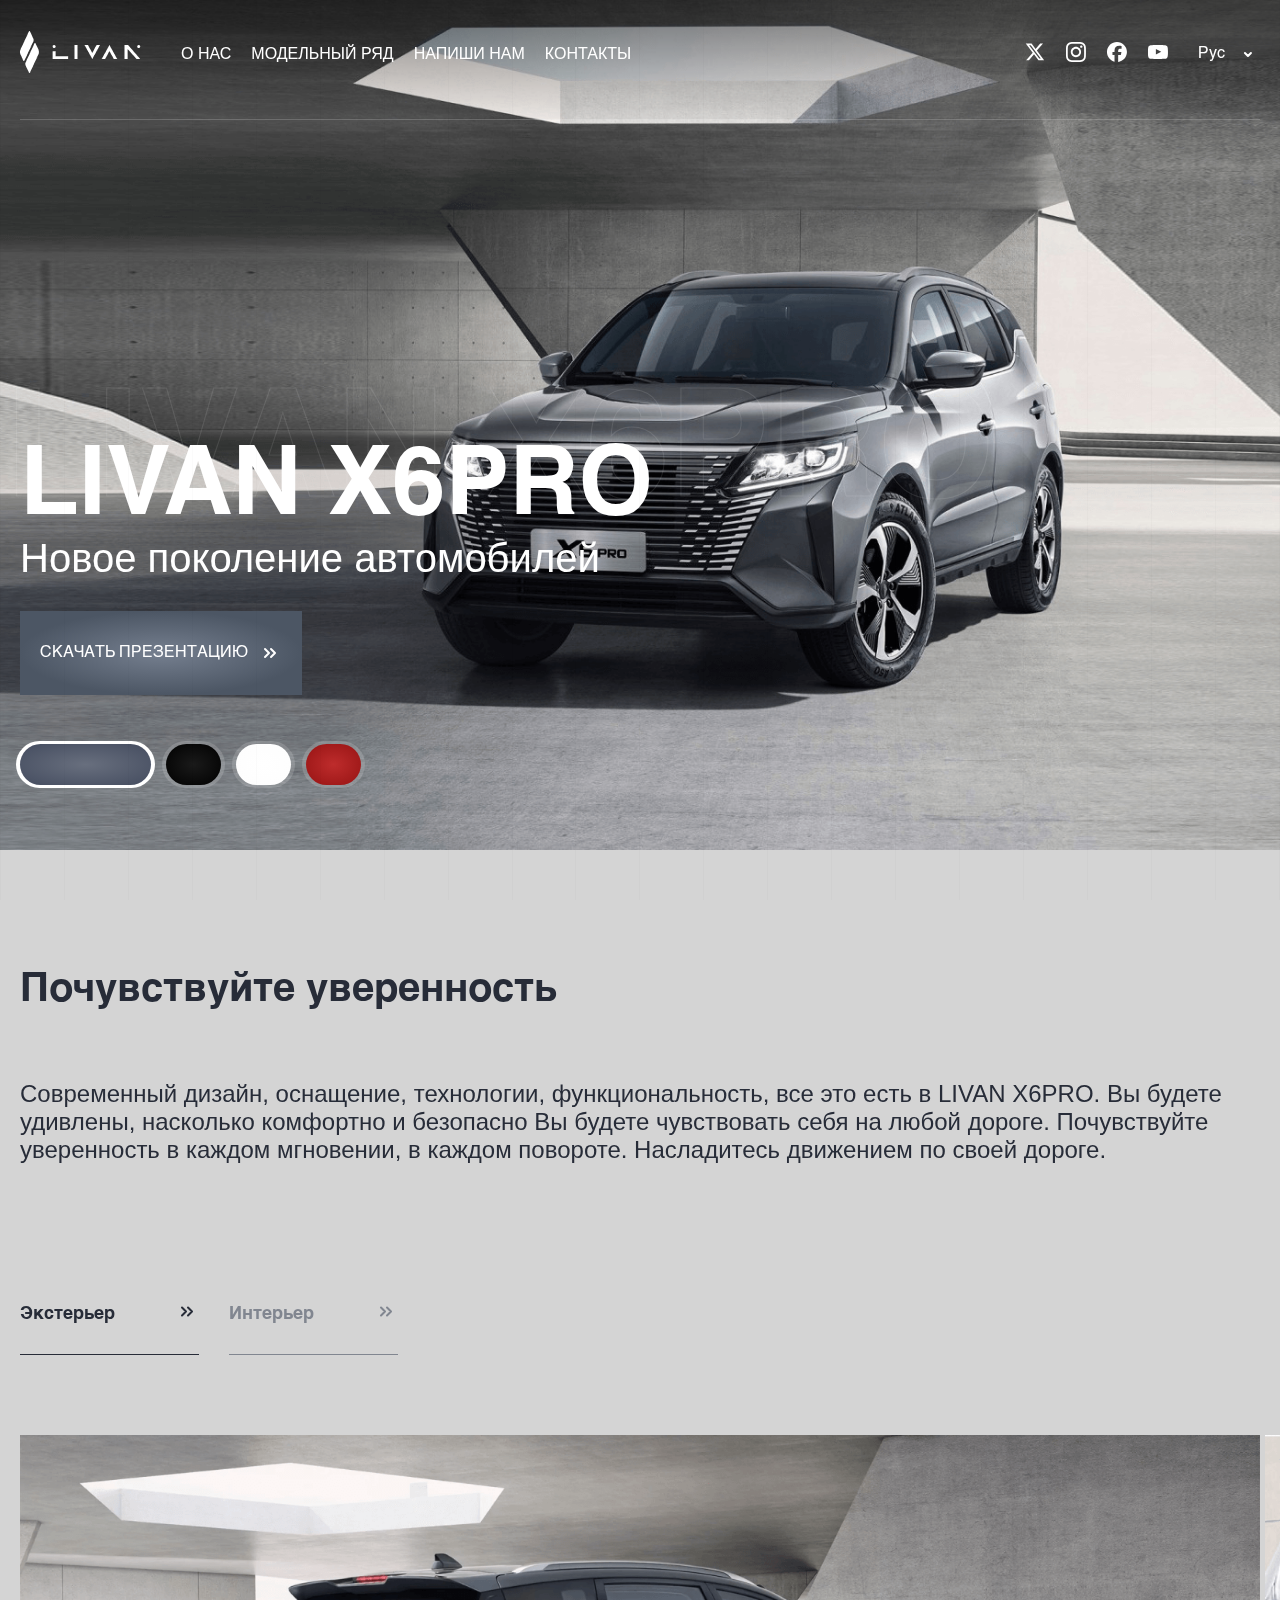
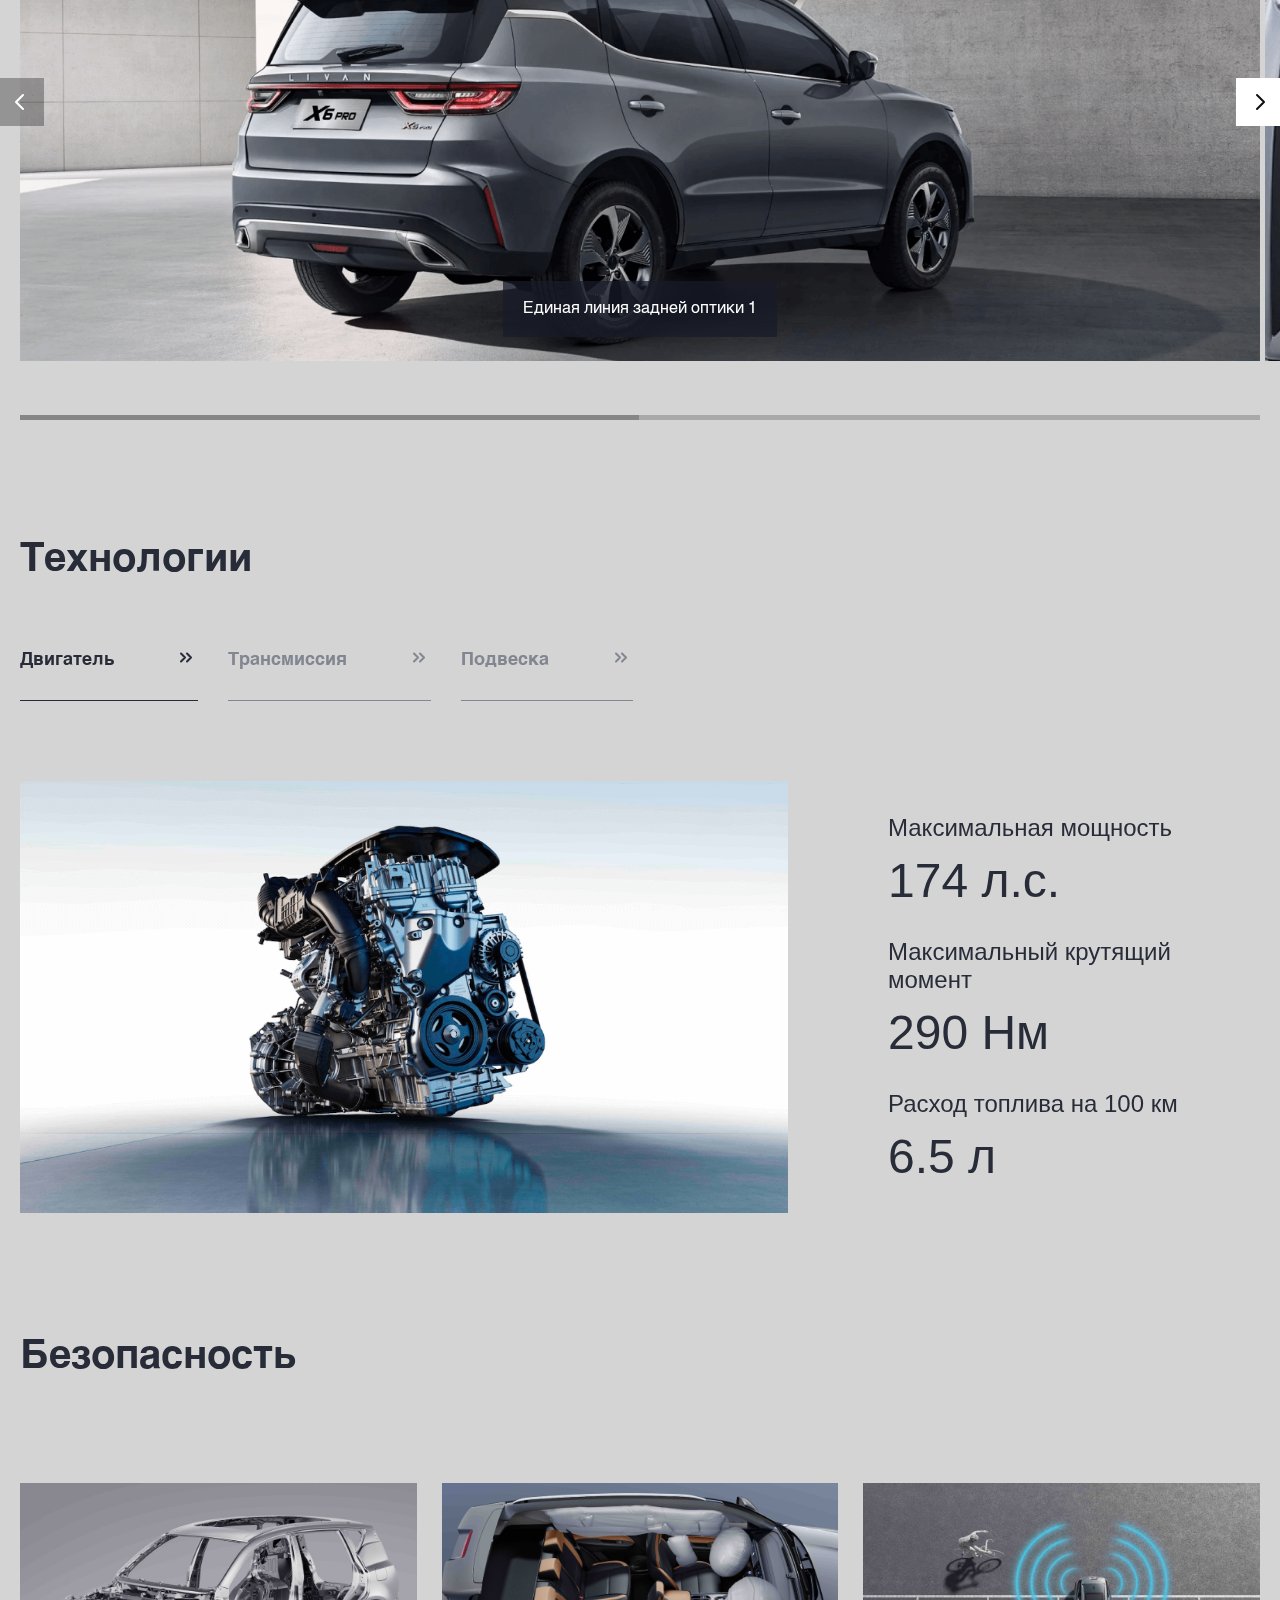
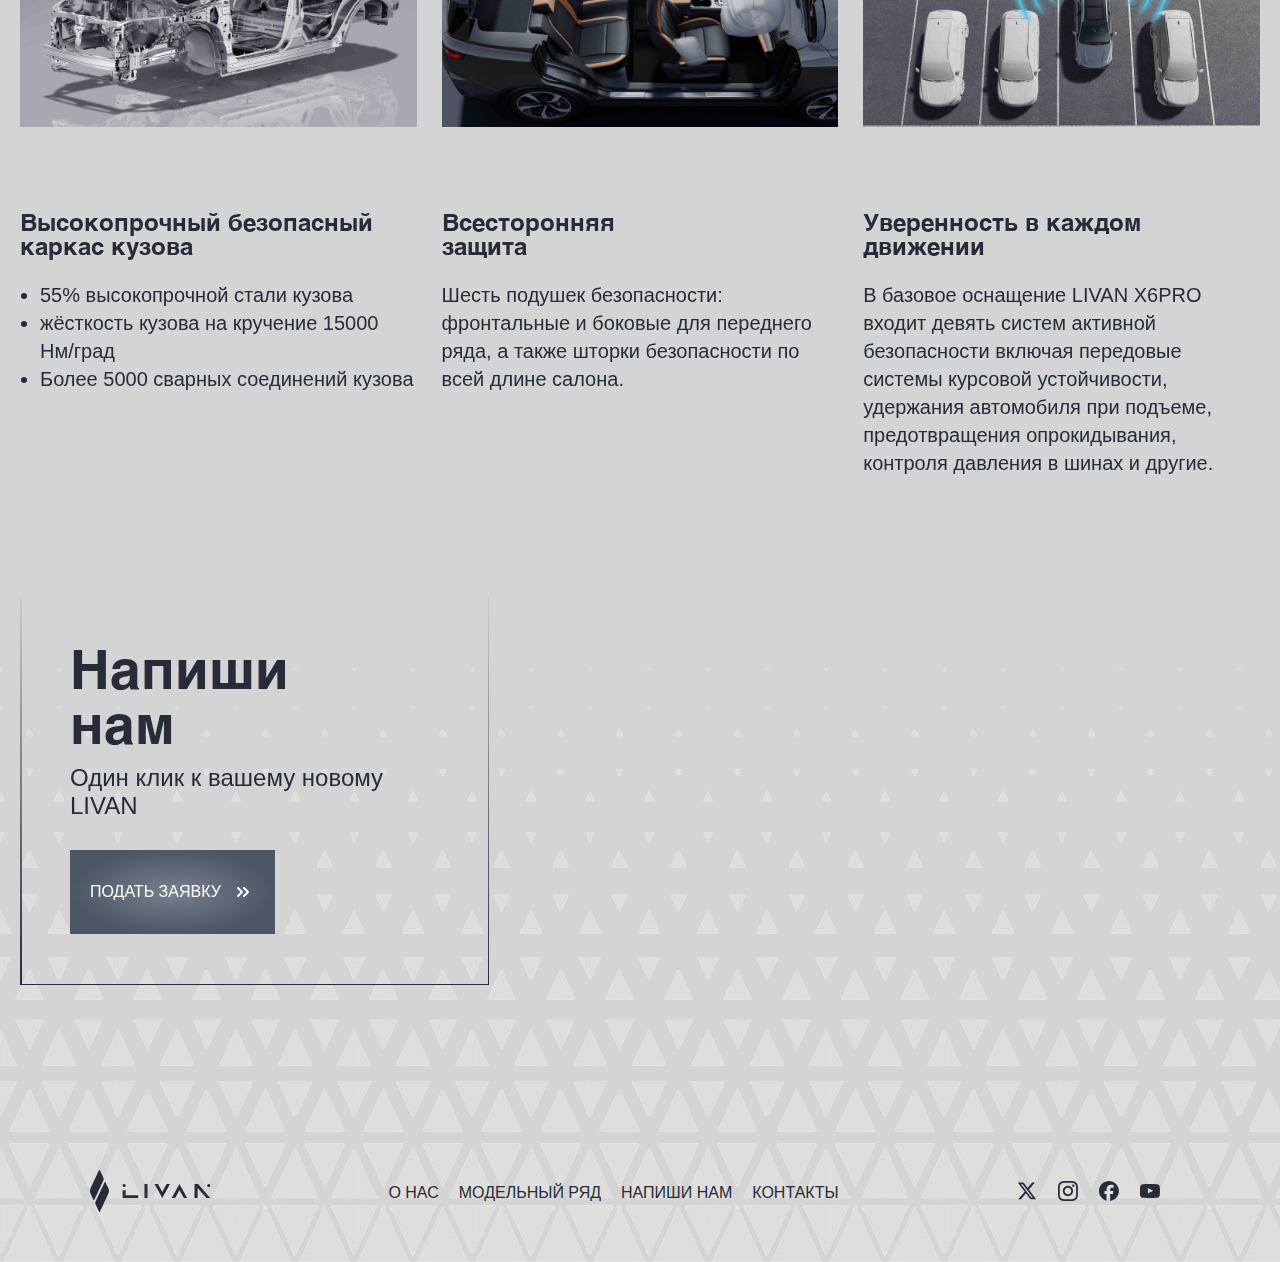
<file: models/index.html>
<!DOCTYPE html> <html lang="ru" dir="ltr" data-bvi-fontsize="10"> <head> <title>models</title> <meta charset="utf-8"/> <meta name="viewport" content="width=device-width,initial-scale=1"/> <link href="/favicon.png" rel="icon" type="image/png"> <link href="../assets/css/main.css" rel="stylesheet"> <script src="../assets/js/common.js"></script> <link href="../assets/css/model.css" rel="stylesheet"> </head> <body> <div class="modal" data-target="order-modal" data-class="modal--active" data-handler="modal"> <div class="modal__overlay" data-trigger="order-modal"></div> <div class="modal__inner"> <button class="modal__btn" data-trigger="order-modal"> <svg width="24" height="24" viewBox="0 0 24 24" fill="none">
<path d="M21 21L12 12M12 12L3 3M12 12L21.0001 3M12 12L3 21.0001" stroke-width="2" stroke-linecap="round" stroke-linejoin="round"/>
</svg> </button> <div class="modal__form"> <form action="" method="post" class="form"> <div class="form-group"> <div class="form-group__label">Выберите дилера</div> <div class="form-group__input"> <div class="custom-select"> <div class="custom-select__input"> <input type="text" placeholder="Выберите"> <svg width="24" height="24" viewBox="0 0 24 24" fill="none" class="custom-select__caret"><title>caret</title>
<path d="M16 10L12 14L8 10" stroke="#272C38" stroke-width="2" stroke-linecap="round" stroke-linejoin="round"/>
</svg> </div> <div class="border-line custom-select__options"> <label class="custom-select__option"> <input type="radio" name="diler" value="diler-1"> <div class="custom-select__label">diler-1</div> </label> <label class="custom-select__option"> <input type="radio" name="diler" value="diler-2"> <div class="custom-select__label">diler-2</div> </label> <label class="custom-select__option"> <input type="radio" name="diler" value="diler-3"> <div class="custom-select__label">diler-3</div> </label> </div> </div> </div> </div> <div class="form-group"> <div class="form-group__label">ФИО</div> <div class="form-group__input"> <input type="text"> </div> </div> <div class="form-group"> <div class="form-group__label">Телефон</div> <div class="form-group__input"> <input type="text"> </div> </div> <div class="form-group"> <div class="form-group__label">Почта</div> <div class="form-group__input"> <input type="text"> </div> </div> <div class="form-group"> <div class="form-group__label">Сообщение (не обязательно)</div> <div class="form-group__input"> <textarea></textarea> </div> </div> <button type="submit" class="custom-btn form__btn"> <span class="custom-btn--in"> <span>Отправить</span> <svg width="24" height="25" viewBox="0 0 24 25" fill="none"><title>double-arrow</title>
<path d="M13 8.5L17 12.5L13 16.5M7 8.5L11 12.5L7 16.5" stroke-width="2" stroke-linecap="round" stroke-linejoin="round"/>
</svg> </span> </button> </form> </div> </div> </div> <div class="lines"> <span></span> <span></span> <span></span> <span></span> <span></span> <span></span> <span></span> <span></span> <span></span> <span></span> <span></span> <span></span> <span></span> <span></span> <span></span> <span></span> <span></span> <span></span> <span></span> <span></span> <span></span> </div> <div class="header__burger" data-target="header__burger" data-class="header__burger--active"> <div class="header__burger--wrapper"> <div class="header__burger--top"> <div class="header__socials"> <a href="/garage/"> <svg width="21" height="20" viewBox="0 0 21 20" fill="none"> <g clip-path="url(#clip0_1007_1956)"> <path d="M16.213 1.58643H19.0242L12.8825 8.606L20.1077 18.1581H14.4504L10.0194 12.3648L4.94937 18.1581H2.13644L8.70561 10.6498L1.77441 1.58643H7.57534L11.5806 6.8817L16.213 1.58643ZM15.2263 16.4754H16.7841L6.72891 3.1807H5.0573L15.2263 16.4754Z" fill="white"/> </g> <defs> <clipPath id="clip0_1007_1956"> <rect width="20" height="20" fill="white" transform="translate(0.941406)"/> </clipPath> </defs> </svg> </a> <a href=""><svg width="21" height="20" viewBox="0 0 21 20" fill="none"> <g clip-path="url(#clip0_1007_1958)"> <path d="M10.9414 1.80078C13.6133 1.80078 13.9297 1.8125 14.9805 1.85937C15.957 1.90234 16.4844 2.06641 16.8359 2.20313C17.3008 2.38281 17.6367 2.60156 17.9844 2.94922C18.3359 3.30078 18.5508 3.63281 18.7305 4.09766C18.8672 4.44922 19.0313 4.98047 19.0742 5.95313C19.1211 7.00781 19.1328 7.32422 19.1328 9.99219C19.1328 12.6641 19.1211 12.9805 19.0742 14.0313C19.0313 15.0078 18.8672 15.5352 18.7305 15.8867C18.5508 16.3516 18.332 16.6875 17.9844 17.0352C17.6328 17.3867 17.3008 17.6016 16.8359 17.7813C16.4844 17.918 15.9531 18.082 14.9805 18.125C13.9258 18.1719 13.6094 18.1836 10.9414 18.1836C8.26953 18.1836 7.95313 18.1719 6.90234 18.125C5.92578 18.082 5.39844 17.918 5.04688 17.7813C4.58203 17.6016 4.24609 17.3828 3.89844 17.0352C3.54688 16.6836 3.33203 16.3516 3.15234 15.8867C3.01563 15.5352 2.85156 15.0039 2.80859 14.0313C2.76172 12.9766 2.75 12.6602 2.75 9.99219C2.75 7.32031 2.76172 7.00391 2.80859 5.95313C2.85156 4.97656 3.01563 4.44922 3.15234 4.09766C3.33203 3.63281 3.55078 3.29688 3.89844 2.94922C4.25 2.59766 4.58203 2.38281 5.04688 2.20313C5.39844 2.06641 5.92969 1.90234 6.90234 1.85937C7.95313 1.8125 8.26953 1.80078 10.9414 1.80078ZM10.9414 0C8.22656 0 7.88672 0.0117187 6.82031 0.0585938C5.75781 0.105469 5.02734 0.277344 4.39453 0.523437C3.73438 0.78125 3.17578 1.12109 2.62109 1.67969C2.0625 2.23438 1.72266 2.79297 1.46484 3.44922C1.21875 4.08594 1.04688 4.8125 1 5.875C0.953125 6.94531 0.941406 7.28516 0.941406 10C0.941406 12.7148 0.953125 13.0547 1 14.1211C1.04688 15.1836 1.21875 15.9141 1.46484 16.5469C1.72266 17.207 2.0625 17.7656 2.62109 18.3203C3.17578 18.875 3.73438 19.2188 4.39063 19.4727C5.02734 19.7188 5.75391 19.8906 6.81641 19.9375C7.88281 19.9844 8.22266 19.9961 10.9375 19.9961C13.6523 19.9961 13.9922 19.9844 15.0586 19.9375C16.1211 19.8906 16.8516 19.7188 17.4844 19.4727C18.1406 19.2188 18.6992 18.875 19.2539 18.3203C19.8086 17.7656 20.1523 17.207 20.4063 16.5508C20.6523 15.9141 20.8242 15.1875 20.8711 14.125C20.918 13.0586 20.9297 12.7188 20.9297 10.0039C20.9297 7.28906 20.918 6.94922 20.8711 5.88281C20.8242 4.82031 20.6523 4.08984 20.4063 3.45703C20.1602 2.79297 19.8203 2.23438 19.2617 1.67969C18.707 1.125 18.1484 0.78125 17.4922 0.527344C16.8555 0.28125 16.1289 0.109375 15.0664 0.0625C13.9961 0.0117188 13.6563 0 10.9414 0Z" fill="white"/> <path d="M10.9414 4.86328C8.10547 4.86328 5.80469 7.16406 5.80469 10C5.80469 12.8359 8.10547 15.1367 10.9414 15.1367C13.7773 15.1367 16.0781 12.8359 16.0781 10C16.0781 7.16406 13.7773 4.86328 10.9414 4.86328ZM10.9414 13.332C9.10156 13.332 7.60937 11.8398 7.60937 10C7.60937 8.16016 9.10156 6.66797 10.9414 6.66797C12.7812 6.66797 14.2734 8.16016 14.2734 10C14.2734 11.8398 12.7812 13.332 10.9414 13.332Z" fill="white"/> <path d="M17.4805 4.66016C17.4805 5.32422 16.9414 5.85938 16.2813 5.85938C15.6172 5.85938 15.082 5.32031 15.082 4.66016C15.082 3.99609 15.6211 3.46094 16.2813 3.46094C16.9414 3.46094 17.4805 4 17.4805 4.66016Z" fill="white"/> </g> <defs> <clipPath id="clip0_1007_1958"> <rect width="20" height="20" fill="white" transform="translate(0.941406)"/> </clipPath> </defs> </svg> </a> <a href=""> <svg width="21" height="20" viewBox="0 0 21 20" fill="none" xmlns="http://www.w3.org/2000/svg"> <g clip-path="url(#clip0_1007_1962)"> <path d="M10.9414 0C5.41861 0 0.941406 4.4772 0.941406 10C0.941406 14.6896 4.17021 18.6248 8.52581 19.7056V13.056H6.46381V10H8.52581V8.6832C8.52581 5.2796 10.0662 3.702 13.4078 3.702C14.0414 3.702 15.1346 3.8264 15.5818 3.9504V6.7204C15.3458 6.6956 14.9358 6.6832 14.4266 6.6832C12.787 6.6832 12.1534 7.3044 12.1534 8.9192V10H15.4198L14.8586 13.056H12.1534V19.9268C17.105 19.3288 20.9418 15.1128 20.9418 10C20.9414 4.4772 16.4642 0 10.9414 0Z" fill="white"/> </g> <defs> <clipPath id="clip0_1007_1962"> <rect width="20" height="20" fill="white" transform="translate(0.941406)"/> </clipPath> </defs> </svg> </a> <a href=""><svg width="21" height="20" viewBox="0 0 21 20" fill="none"> <g clip-path="url(#clip0_1007_1964)"> <path d="M20.7422 6C20.7422 6 20.5469 4.62109 19.9453 4.01563C19.1836 3.21875 18.332 3.21484 17.9414 3.16797C15.1445 2.96484 10.9453 2.96484 10.9453 2.96484H10.9375C10.9375 2.96484 6.73828 2.96484 3.94141 3.16797C3.55078 3.21484 2.69922 3.21875 1.9375 4.01563C1.33594 4.62109 1.14453 6 1.14453 6C1.14453 6 0.941406 7.62109 0.941406 9.23828V10.7539C0.941406 12.3711 1.14062 13.9922 1.14062 13.9922C1.14062 13.9922 1.33594 15.3711 1.93359 15.9766C2.69531 16.7734 3.69531 16.7461 4.14063 16.832C5.74219 16.9844 10.9414 17.0313 10.9414 17.0313C10.9414 17.0313 15.1445 17.0234 17.9414 16.8242C18.332 16.7773 19.1836 16.7734 19.9453 15.9766C20.5469 15.3711 20.7422 13.9922 20.7422 13.9922C20.7422 13.9922 20.9414 12.375 20.9414 10.7539V9.23828C20.9414 7.62109 20.7422 6 20.7422 6ZM8.875 12.5938V6.97266L14.2773 9.79297L8.875 12.5938Z" fill="white"/> </g> <defs> <clipPath id="clip0_1007_1964"> <rect width="20" height="20" fill="white" transform="translate(0.941406)"/> </clipPath> </defs> </svg> </a> </div> <svg width="24" height="24" viewBox="0 0 24 24" fill="none" data-trigger="header__burger"> <path d="M18 18L12 12M12 12L6 6M12 12L18 6M12 12L6 18" stroke="#272C38" stroke-width="2" stroke-linecap="round" stroke-linejoin="round"/> </svg> </div> <nav> <ul> <li><a href="/garage/about">О нас</a></li> <li><a href="/garage/models">Модельный ряд</a></li> <li data-trigger="order-modal">Напиши нам</li> <li>Контакты</li> </ul> </nav> </div> <div class="header__images"> <div class="header__burger--image"> <img src="../assets/img/menu-img-1..png" alt=""/> </div> <div class="header__burger--image"> <img src="../assets/img/menu-img-2..png" alt=""/> </div> <div class="header__burger--image"> <img src="../assets/img/menu-img-3..png" alt=""/> </div> </div> </div> <header class="header"> <div class="container"> <div class="header__left"> <a href="/garage/" class="header__logo"> <img src="[data-uri]" alt="logo"/> </a> <nav class="header__nav"> <ul> <li><a href="/garage/about">О нас</a></li> <li><a href="/garage/models">Модельный ряд</a></li> <li data-trigger="order-modal">Напиши нам</li> <li><a href="/garage/">Контакты</a></li> </ul> </nav> </div> <div class="header__right"> <div class="header__socials"> <a href=""> <svg width="21" height="20" viewBox="0 0 21 20" fill="none"> <g clip-path="url(#clip0_1007_1956)"> <path d="M16.213 1.58643H19.0242L12.8825 8.606L20.1077 18.1581H14.4504L10.0194 12.3648L4.94937 18.1581H2.13644L8.70561 10.6498L1.77441 1.58643H7.57534L11.5806 6.8817L16.213 1.58643ZM15.2263 16.4754H16.7841L6.72891 3.1807H5.0573L15.2263 16.4754Z" fill="white"/> </g> <defs> <clipPath id="clip0_1007_1956"> <rect width="20" height="20" fill="white" transform="translate(0.941406)"/> </clipPath> </defs> </svg> </a> <a href=""><svg width="21" height="20" viewBox="0 0 21 20" fill="none"> <g clip-path="url(#clip0_1007_1958)"> <path d="M10.9414 1.80078C13.6133 1.80078 13.9297 1.8125 14.9805 1.85937C15.957 1.90234 16.4844 2.06641 16.8359 2.20313C17.3008 2.38281 17.6367 2.60156 17.9844 2.94922C18.3359 3.30078 18.5508 3.63281 18.7305 4.09766C18.8672 4.44922 19.0313 4.98047 19.0742 5.95313C19.1211 7.00781 19.1328 7.32422 19.1328 9.99219C19.1328 12.6641 19.1211 12.9805 19.0742 14.0313C19.0313 15.0078 18.8672 15.5352 18.7305 15.8867C18.5508 16.3516 18.332 16.6875 17.9844 17.0352C17.6328 17.3867 17.3008 17.6016 16.8359 17.7813C16.4844 17.918 15.9531 18.082 14.9805 18.125C13.9258 18.1719 13.6094 18.1836 10.9414 18.1836C8.26953 18.1836 7.95313 18.1719 6.90234 18.125C5.92578 18.082 5.39844 17.918 5.04688 17.7813C4.58203 17.6016 4.24609 17.3828 3.89844 17.0352C3.54688 16.6836 3.33203 16.3516 3.15234 15.8867C3.01563 15.5352 2.85156 15.0039 2.80859 14.0313C2.76172 12.9766 2.75 12.6602 2.75 9.99219C2.75 7.32031 2.76172 7.00391 2.80859 5.95313C2.85156 4.97656 3.01563 4.44922 3.15234 4.09766C3.33203 3.63281 3.55078 3.29688 3.89844 2.94922C4.25 2.59766 4.58203 2.38281 5.04688 2.20313C5.39844 2.06641 5.92969 1.90234 6.90234 1.85937C7.95313 1.8125 8.26953 1.80078 10.9414 1.80078ZM10.9414 0C8.22656 0 7.88672 0.0117187 6.82031 0.0585938C5.75781 0.105469 5.02734 0.277344 4.39453 0.523437C3.73438 0.78125 3.17578 1.12109 2.62109 1.67969C2.0625 2.23438 1.72266 2.79297 1.46484 3.44922C1.21875 4.08594 1.04688 4.8125 1 5.875C0.953125 6.94531 0.941406 7.28516 0.941406 10C0.941406 12.7148 0.953125 13.0547 1 14.1211C1.04688 15.1836 1.21875 15.9141 1.46484 16.5469C1.72266 17.207 2.0625 17.7656 2.62109 18.3203C3.17578 18.875 3.73438 19.2188 4.39063 19.4727C5.02734 19.7188 5.75391 19.8906 6.81641 19.9375C7.88281 19.9844 8.22266 19.9961 10.9375 19.9961C13.6523 19.9961 13.9922 19.9844 15.0586 19.9375C16.1211 19.8906 16.8516 19.7188 17.4844 19.4727C18.1406 19.2188 18.6992 18.875 19.2539 18.3203C19.8086 17.7656 20.1523 17.207 20.4063 16.5508C20.6523 15.9141 20.8242 15.1875 20.8711 14.125C20.918 13.0586 20.9297 12.7188 20.9297 10.0039C20.9297 7.28906 20.918 6.94922 20.8711 5.88281C20.8242 4.82031 20.6523 4.08984 20.4063 3.45703C20.1602 2.79297 19.8203 2.23438 19.2617 1.67969C18.707 1.125 18.1484 0.78125 17.4922 0.527344C16.8555 0.28125 16.1289 0.109375 15.0664 0.0625C13.9961 0.0117188 13.6563 0 10.9414 0Z" fill="white"/> <path d="M10.9414 4.86328C8.10547 4.86328 5.80469 7.16406 5.80469 10C5.80469 12.8359 8.10547 15.1367 10.9414 15.1367C13.7773 15.1367 16.0781 12.8359 16.0781 10C16.0781 7.16406 13.7773 4.86328 10.9414 4.86328ZM10.9414 13.332C9.10156 13.332 7.60937 11.8398 7.60937 10C7.60937 8.16016 9.10156 6.66797 10.9414 6.66797C12.7812 6.66797 14.2734 8.16016 14.2734 10C14.2734 11.8398 12.7812 13.332 10.9414 13.332Z" fill="white"/> <path d="M17.4805 4.66016C17.4805 5.32422 16.9414 5.85938 16.2813 5.85938C15.6172 5.85938 15.082 5.32031 15.082 4.66016C15.082 3.99609 15.6211 3.46094 16.2813 3.46094C16.9414 3.46094 17.4805 4 17.4805 4.66016Z" fill="white"/> </g> <defs> <clipPath id="clip0_1007_1958"> <rect width="20" height="20" fill="white" transform="translate(0.941406)"/> </clipPath> </defs> </svg> </a> <a href=""> <svg width="21" height="20" viewBox="0 0 21 20" fill="none" xmlns="http://www.w3.org/2000/svg"> <g clip-path="url(#clip0_1007_1962)"> <path d="M10.9414 0C5.41861 0 0.941406 4.4772 0.941406 10C0.941406 14.6896 4.17021 18.6248 8.52581 19.7056V13.056H6.46381V10H8.52581V8.6832C8.52581 5.2796 10.0662 3.702 13.4078 3.702C14.0414 3.702 15.1346 3.8264 15.5818 3.9504V6.7204C15.3458 6.6956 14.9358 6.6832 14.4266 6.6832C12.787 6.6832 12.1534 7.3044 12.1534 8.9192V10H15.4198L14.8586 13.056H12.1534V19.9268C17.105 19.3288 20.9418 15.1128 20.9418 10C20.9414 4.4772 16.4642 0 10.9414 0Z" fill="white"/> </g> <defs> <clipPath id="clip0_1007_1962"> <rect width="20" height="20" fill="white" transform="translate(0.941406)"/> </clipPath> </defs> </svg> </a> <a href=""><svg width="21" height="20" viewBox="0 0 21 20" fill="none"> <g clip-path="url(#clip0_1007_1964)"> <path d="M20.7422 6C20.7422 6 20.5469 4.62109 19.9453 4.01563C19.1836 3.21875 18.332 3.21484 17.9414 3.16797C15.1445 2.96484 10.9453 2.96484 10.9453 2.96484H10.9375C10.9375 2.96484 6.73828 2.96484 3.94141 3.16797C3.55078 3.21484 2.69922 3.21875 1.9375 4.01563C1.33594 4.62109 1.14453 6 1.14453 6C1.14453 6 0.941406 7.62109 0.941406 9.23828V10.7539C0.941406 12.3711 1.14062 13.9922 1.14062 13.9922C1.14062 13.9922 1.33594 15.3711 1.93359 15.9766C2.69531 16.7734 3.69531 16.7461 4.14063 16.832C5.74219 16.9844 10.9414 17.0313 10.9414 17.0313C10.9414 17.0313 15.1445 17.0234 17.9414 16.8242C18.332 16.7773 19.1836 16.7734 19.9453 15.9766C20.5469 15.3711 20.7422 13.9922 20.7422 13.9922C20.7422 13.9922 20.9414 12.375 20.9414 10.7539V9.23828C20.9414 7.62109 20.7422 6 20.7422 6ZM8.875 12.5938V6.97266L14.2773 9.79297L8.875 12.5938Z" fill="white"/> </g> <defs> <clipPath id="clip0_1007_1964"> <rect width="20" height="20" fill="white" transform="translate(0.941406)"/> </clipPath> </defs> </svg> </a> </div> <div class="header__locale"> <div class="header__locale--current" data-trigger="header__locale--body"> Рус<svg width="25" height="24" viewBox="0 0 25 24" fill="none" xmlns="http://www.w3.org/2000/svg"> <path d="M15.9414 11L12.9414 14L9.94141 11" stroke="white" stroke-width="2" stroke-linecap="round" stroke-linejoin="round"/> </svg> </div> <div class="header__locale--body" data-target="header__locale--body" data-class="active"> <div> <ul> <li>Каз</li> <li>Рус</li> </ul> </div> </div> </div> <svg class="header__burger--icon" width="41" height="41" viewBox="0 0 41 41" fill="none" xmlns="http://www.w3.org/2000/svg" data-trigger="header__burger"> <path d="M8.54102 29.0416H22.2077M8.54102 20.4999H32.4577M18.791 11.9583H32.4577" stroke="white" stroke-width="2" stroke-linecap="round" stroke-linejoin="round"/> </svg> </div> </div> </header> <main class="main-container"> <section class="banner banner--col banner-swiper-wrapper"> <div class="swiper-wrapper banner-swiper"> <div class="swiper-slide"> <img src="../assets/img/models-banner-1..png" alt="swiper-design-1"/> </div> <div class="swiper-slide"> <img src="../assets/img/models-banner-2..png" alt="swiper-design-1"/> </div> <div class="swiper-slide"> <img src="../assets/img/models-banner-3..png" alt="swiper-design-1"/> </div> <div class="swiper-slide"> <img src="../assets/img/models-banner-4..png" alt="swiper-design-1"/> </div> </div> <div class="container"> <div class="banner__content"> <div class="banner__texts banner__texts--active"> <div class="banner__content--textWrapper"> <h1 class="banner__content--title">LIVAN X6PRO</h1> <div class="banner__content--backText">LIVAN X6PRO</div> </div> <h2 class="banner__content--subtitle">Новое поколение автомобилей</h2> <div class="btn__wrapper"> <a href="/garage/" download class="btn"> Скачать презентацию<svg width="24" height="24" viewBox="0 0 24 24" fill="none"> <path d="M13 8L17 12L13 16M7 8L11 12L7 16" stroke="white" stroke-width="2" stroke-linecap="round" stroke-linejoin="round"/> </svg> </a> </div> </div> <div class="banner__colors swiper-pagination"></div> </div> </div> </section> <section class="section section-design"> <div class="container"> <div class="section__title">Почувствуйте уверенность</div> <div class="section__description">Современный дизайн, оснащение, технологии, функциональность, все это есть в LIVAN X6PRO. Вы будете удивлены, насколько комфортно и безопасно Вы будете чувствовать себя на любой дороге. Почувствуйте уверенность в каждом мгновении, в каждом повороте. Насладитесь движением по своей дороге. </div> <div class="section-design__sliders"> <div class="tabs"> <div class="tab tab--active" data-role="tab" data-type="view" data-index="0"> <div class="tab__text">Экстерьер</div> <svg width="24" height="25" viewBox="0 0 24 25" fill="none" class="tab__arrow"><title>double-arrow</title>
<path d="M13 8.5L17 12.5L13 16.5M7 8.5L11 12.5L7 16.5" stroke-width="2" stroke-linecap="round" stroke-linejoin="round"/>
</svg> </div> <div class="tab" data-role="tab" data-type="view" data-index="1"> <div class="tab__text">Интерьер</div> <svg width="24" height="25" viewBox="0 0 24 25" fill="none" class="tab__arrow"><title>double-arrow</title>
<path d="M13 8.5L17 12.5L13 16.5M7 8.5L11 12.5L7 16.5" stroke-width="2" stroke-linecap="round" stroke-linejoin="round"/>
</svg> </div> </div> </div> <div class="tab-bodies"> <div class="tab-body tab-body--active" data-role="tab-body" data-type="view" data-index="0"> <div class="swiper swiper-design"> <div class="swiper-wrapper"> <div class="swiper-slide"> <div class="design-slide"> <img src="../assets/img/swiper-design-1..png" alt="swiper-design-1" class="design-slide__img"/> <div class="design-slide__caption">Единая линия задней оптики 1</div> </div> </div> <div class="swiper-slide"> <div class="design-slide"> <img src="../assets/img/swiper-design-2..png" alt="swiper-design-1" class="design-slide__img"/> <div class="design-slide__caption">Единая линия задней оптики 2</div> </div> </div> </div> <button class="swiper-design-button-prev"> <svg width="24" height="24" viewBox="0 0 24 24" fill="none"><title>chevron_left</title>
<path d="M15 19L8 12L15 5" stroke-width="2" stroke-linecap="round" stroke-linejoin="round"/>
</svg> </button> <button class="swiper-design-button-next"> <svg width="24" height="24" viewBox="0 0 24 24" fill="none"><title>chevron_right</title>
<path d="M9 5L16 12L9 19" stroke-width="2" stroke-linecap="round" stroke-linejoin="round"/>
</svg> </button> <div class="swiper-scrollbar"> <div class="swiper-scrollbar-drag"></div> </div> </div> </div> <div class="tab-body" data-role="tab-body" data-type="view" data-index="1"> <div class="swiper swiper-design"> <div class="swiper-wrapper"> <div class="swiper-slide"> <div class="design-slide"> <img src="../assets/img/swiper-design-1..png" alt="swiper-design-1" class="design-slide__img"/> <div class="design-slide__caption">Единая линия задней оптики 3</div> </div> </div> <div class="swiper-slide"> <div class="design-slide"> <img src="../assets/img/swiper-design-2..png" alt="swiper-design-1" class="design-slide__img"/> <div class="design-slide__caption">Единая линия задней оптики 4</div> </div> </div> </div> <button class="swiper-design-button-prev"> <svg width="24" height="24" viewBox="0 0 24 24" fill="none"><title>chevron_left</title>
<path d="M15 19L8 12L15 5" stroke-width="2" stroke-linecap="round" stroke-linejoin="round"/>
</svg> </button> <button class="swiper-design-button-next"> <svg width="24" height="24" viewBox="0 0 24 24" fill="none"><title>chevron_right</title>
<path d="M9 5L16 12L9 19" stroke-width="2" stroke-linecap="round" stroke-linejoin="round"/>
</svg> </button> <div class="swiper-scrollbar"> <div class="swiper-scrollbar-drag"></div> </div> </div> </div> </div> </div> </section> <section class="section section-tech"> <div class="container"> <div class="section__title">Технологии</div> <div class="section-tech-tabs"> <div class="tabs tabs--wide"> <div class="tab tab--active" data-role="tab" data-type="tech" data-index="0"> <div class="tab__text">Двигатель</div> <svg width="24" height="25" viewBox="0 0 24 25" fill="none" class="tab__arrow"><title>double-arrow</title>
<path d="M13 8.5L17 12.5L13 16.5M7 8.5L11 12.5L7 16.5" stroke-width="2" stroke-linecap="round" stroke-linejoin="round"/>
</svg> </div> <div class="tab" data-role="tab" data-type="tech" data-index="1"> <div class="tab__text">Трансмиссия</div> <svg width="24" height="25" viewBox="0 0 24 25" fill="none" class="tab__arrow"><title>double-arrow</title>
<path d="M13 8.5L17 12.5L13 16.5M7 8.5L11 12.5L7 16.5" stroke-width="2" stroke-linecap="round" stroke-linejoin="round"/>
</svg> </div> <div class="tab" data-role="tab" data-type="tech" data-index="2"> <div class="tab__text">Подвеска</div> <svg width="24" height="25" viewBox="0 0 24 25" fill="none" class="tab__arrow"><title>double-arrow</title>
<path d="M13 8.5L17 12.5L13 16.5M7 8.5L11 12.5L7 16.5" stroke-width="2" stroke-linecap="round" stroke-linejoin="round"/>
</svg> </div> </div> </div> <div class="techs"> <div class="tab-bodies"> <div class="tab-body tab-body--active" data-role="tab-body" data-type="tech" data-index="0"> <div class="tech"> <div class="tech__img"> <img src="../assets/img/section-tech-1..png" alt="section-tech-1"/> </div> <div class="tech__info"> <div class="tech__option"> <div class="tech__title">Максимальная мощность</div> <div class="tech__value">174 л.с.</div> </div> <div class="tech__option"> <div class="tech__title">Максимальный крутящий момент</div> <div class="tech__value">290 Нм</div> </div> <div class="tech__option"> <div class="tech__title">Расход топлива на 100 км</div> <div class="tech__value">6.5 л</div> </div> </div> </div> </div> <div class="tab-body" data-role="tab-body" data-type="tech" data-index="1"> <div class="tech"> <div class="tech__img"> <img src="../assets/img/section-tech-1..png" alt="section-tech-1"/> </div> <div class="tech__info"> <div class="tech__option"> <div class="tech__title">luij.jk.j</div> <div class="tech__value">174 л.с.</div> </div> <div class="tech__option"> <div class="tech__title">jk.jk.jk</div> <div class="tech__value">290 Нм</div> </div> <div class="tech__option"> <div class="tech__title">Расход топлива на 100 км</div> <div class="tech__value">6.5 л</div> </div> </div> </div> </div> <div class="tab-body" data-role="tab-body" data-type="tech" data-index="2"> <div class="tech"> <div class="tech__img"> <img src="../assets/img/section-tech-1..png" alt="section-tech-1"/> </div> <div class="tech__info"> <div class="tech__option"> <div class="tech__title">Мsdvsvs</div> <div class="tech__value">sdvsdv</div> </div> <div class="tech__option"> <div class="tech__title">sdvsv</div> <div class="tech__value">sdvsdv</div> </div> <div class="tech__option"> <div class="tech__title">sdvsdvs</div> <div class="tech__value">sdvsvsdv</div> </div> </div> </div> </div> </div> </div> </div> </section> <section class="section section-safety"> <div class="container"> <div class="section__title">Безопасность</div> <div class="safeties"> <div class="safety"> <div class="safety__img"> <img src="../assets/img/safety-1..png" alt=""> </div> <h4 class="safety__title">Высокопрочный безопасный каркас кузова</h4> <div class="safety__text"> <ul> <li>55% высокопрочной стали кузова</li> <li>жёсткость кузова на кручение 15000 Нм/град</li> <li>Более 5000 сварных соединений кузова</li> </ul> </div> </div> <div class="safety"> <div class="safety__img"> <img src="../assets/img/safety-2..png" alt=""> </div> <h4 class="safety__title">Всесторонняя <br> защита</h4> <div class="safety__text">Шесть подушек безопасности: фронтальные и боковые для переднего ряда, а также шторки безопасности по всей длине салона.</div> </div> <div class="safety"> <div class="safety__img"> <img src="../assets/img/safety-3..png" alt=""> </div> <h4 class="safety__title">Уверенность в каждом <br> движении</h4> <div class="safety__text">В базовое оснащение LIVAN X6PRO входит девять систем активной безопасности включая передовые системы курсовой устойчивости, удержания автомобиля при подъеме, предотвращения опрокидывания, контроля давления в шинах и другие.</div> </div> </div> </div> </section> <section class="feedback feedback--2"> <div class="container"> <div class="feedback__section"> <div class="feedback__content"> <div class="feedback__content--wrapper"> <h4>Напиши нам</h4> <div class="feedback__content--subtitle"> Один клик к вашему новому LIVAN </div> <div class="btn__wrapper"> <button class="btn" data-trigger="order-modal"> Подать Заявку<svg width="24" height="24" viewBox="0 0 24 24" fill="none"> <path d="M13 8L17 12L13 16M7 8L11 12L7 16" stroke="white" stroke-width="2" stroke-linecap="round" stroke-linejoin="round"/> </svg> </button> </div> </div> </div> <div class="feedback__img"> <img src="../assets/img/feedback..png" alt=""/> </div> </div> </div> </section> </main> <footer class="footer"> <div class="container"> <div class="footer__wrapper"> <a href="/garage/" class="footer__logo"> <img src="[data-uri]" alt=""/> </a> <nav class="footer__nav"> <ul> <li><a href="/garage/about">О нас</a></li> <li><a href="/garage/models">Модельный ряд</a></li> <li data-trigger="order-modal">Напиши нам</li> <li><a href="/garage/">Контакты</a></li> </ul> </nav> <div class="footer__socials"> <a href=""> <svg width="21" height="20" viewBox="0 0 21 20" fill="none"> <g clip-path="url(#clip0_1007_1956)"> <path d="M16.213 1.58643H19.0242L12.8825 8.606L20.1077 18.1581H14.4504L10.0194 12.3648L4.94937 18.1581H2.13644L8.70561 10.6498L1.77441 1.58643H7.57534L11.5806 6.8817L16.213 1.58643ZM15.2263 16.4754H16.7841L6.72891 3.1807H5.0573L15.2263 16.4754Z" fill="white"/> </g> <defs> <clipPath id="clip0_1007_1956"> <rect width="20" height="20" fill="white" transform="translate(0.941406)"/> </clipPath> </defs> </svg> </a> <a href=""><svg width="21" height="20" viewBox="0 0 21 20" fill="none"> <g clip-path="url(#clip0_1007_1958)"> <path d="M10.9414 1.80078C13.6133 1.80078 13.9297 1.8125 14.9805 1.85937C15.957 1.90234 16.4844 2.06641 16.8359 2.20313C17.3008 2.38281 17.6367 2.60156 17.9844 2.94922C18.3359 3.30078 18.5508 3.63281 18.7305 4.09766C18.8672 4.44922 19.0313 4.98047 19.0742 5.95313C19.1211 7.00781 19.1328 7.32422 19.1328 9.99219C19.1328 12.6641 19.1211 12.9805 19.0742 14.0313C19.0313 15.0078 18.8672 15.5352 18.7305 15.8867C18.5508 16.3516 18.332 16.6875 17.9844 17.0352C17.6328 17.3867 17.3008 17.6016 16.8359 17.7813C16.4844 17.918 15.9531 18.082 14.9805 18.125C13.9258 18.1719 13.6094 18.1836 10.9414 18.1836C8.26953 18.1836 7.95313 18.1719 6.90234 18.125C5.92578 18.082 5.39844 17.918 5.04688 17.7813C4.58203 17.6016 4.24609 17.3828 3.89844 17.0352C3.54688 16.6836 3.33203 16.3516 3.15234 15.8867C3.01563 15.5352 2.85156 15.0039 2.80859 14.0313C2.76172 12.9766 2.75 12.6602 2.75 9.99219C2.75 7.32031 2.76172 7.00391 2.80859 5.95313C2.85156 4.97656 3.01563 4.44922 3.15234 4.09766C3.33203 3.63281 3.55078 3.29688 3.89844 2.94922C4.25 2.59766 4.58203 2.38281 5.04688 2.20313C5.39844 2.06641 5.92969 1.90234 6.90234 1.85937C7.95313 1.8125 8.26953 1.80078 10.9414 1.80078ZM10.9414 0C8.22656 0 7.88672 0.0117187 6.82031 0.0585938C5.75781 0.105469 5.02734 0.277344 4.39453 0.523437C3.73438 0.78125 3.17578 1.12109 2.62109 1.67969C2.0625 2.23438 1.72266 2.79297 1.46484 3.44922C1.21875 4.08594 1.04688 4.8125 1 5.875C0.953125 6.94531 0.941406 7.28516 0.941406 10C0.941406 12.7148 0.953125 13.0547 1 14.1211C1.04688 15.1836 1.21875 15.9141 1.46484 16.5469C1.72266 17.207 2.0625 17.7656 2.62109 18.3203C3.17578 18.875 3.73438 19.2188 4.39063 19.4727C5.02734 19.7188 5.75391 19.8906 6.81641 19.9375C7.88281 19.9844 8.22266 19.9961 10.9375 19.9961C13.6523 19.9961 13.9922 19.9844 15.0586 19.9375C16.1211 19.8906 16.8516 19.7188 17.4844 19.4727C18.1406 19.2188 18.6992 18.875 19.2539 18.3203C19.8086 17.7656 20.1523 17.207 20.4063 16.5508C20.6523 15.9141 20.8242 15.1875 20.8711 14.125C20.918 13.0586 20.9297 12.7188 20.9297 10.0039C20.9297 7.28906 20.918 6.94922 20.8711 5.88281C20.8242 4.82031 20.6523 4.08984 20.4063 3.45703C20.1602 2.79297 19.8203 2.23438 19.2617 1.67969C18.707 1.125 18.1484 0.78125 17.4922 0.527344C16.8555 0.28125 16.1289 0.109375 15.0664 0.0625C13.9961 0.0117188 13.6563 0 10.9414 0Z" fill="white"/> <path d="M10.9414 4.86328C8.10547 4.86328 5.80469 7.16406 5.80469 10C5.80469 12.8359 8.10547 15.1367 10.9414 15.1367C13.7773 15.1367 16.0781 12.8359 16.0781 10C16.0781 7.16406 13.7773 4.86328 10.9414 4.86328ZM10.9414 13.332C9.10156 13.332 7.60937 11.8398 7.60937 10C7.60937 8.16016 9.10156 6.66797 10.9414 6.66797C12.7812 6.66797 14.2734 8.16016 14.2734 10C14.2734 11.8398 12.7812 13.332 10.9414 13.332Z" fill="white"/> <path d="M17.4805 4.66016C17.4805 5.32422 16.9414 5.85938 16.2813 5.85938C15.6172 5.85938 15.082 5.32031 15.082 4.66016C15.082 3.99609 15.6211 3.46094 16.2813 3.46094C16.9414 3.46094 17.4805 4 17.4805 4.66016Z" fill="white"/> </g> <defs> <clipPath id="clip0_1007_1958"> <rect width="20" height="20" fill="white" transform="translate(0.941406)"/> </clipPath> </defs> </svg> </a> <a href=""> <svg width="21" height="20" viewBox="0 0 21 20" fill="none" xmlns="http://www.w3.org/2000/svg"> <g clip-path="url(#clip0_1007_1962)"> <path d="M10.9414 0C5.41861 0 0.941406 4.4772 0.941406 10C0.941406 14.6896 4.17021 18.6248 8.52581 19.7056V13.056H6.46381V10H8.52581V8.6832C8.52581 5.2796 10.0662 3.702 13.4078 3.702C14.0414 3.702 15.1346 3.8264 15.5818 3.9504V6.7204C15.3458 6.6956 14.9358 6.6832 14.4266 6.6832C12.787 6.6832 12.1534 7.3044 12.1534 8.9192V10H15.4198L14.8586 13.056H12.1534V19.9268C17.105 19.3288 20.9418 15.1128 20.9418 10C20.9414 4.4772 16.4642 0 10.9414 0Z" fill="white"/> </g> <defs> <clipPath id="clip0_1007_1962"> <rect width="20" height="20" fill="white" transform="translate(0.941406)"/> </clipPath> </defs> </svg> </a> <a href=""><svg width="21" height="20" viewBox="0 0 21 20" fill="none"> <g clip-path="url(#clip0_1007_1964)"> <path d="M20.7422 6C20.7422 6 20.5469 4.62109 19.9453 4.01563C19.1836 3.21875 18.332 3.21484 17.9414 3.16797C15.1445 2.96484 10.9453 2.96484 10.9453 2.96484H10.9375C10.9375 2.96484 6.73828 2.96484 3.94141 3.16797C3.55078 3.21484 2.69922 3.21875 1.9375 4.01563C1.33594 4.62109 1.14453 6 1.14453 6C1.14453 6 0.941406 7.62109 0.941406 9.23828V10.7539C0.941406 12.3711 1.14062 13.9922 1.14062 13.9922C1.14062 13.9922 1.33594 15.3711 1.93359 15.9766C2.69531 16.7734 3.69531 16.7461 4.14063 16.832C5.74219 16.9844 10.9414 17.0313 10.9414 17.0313C10.9414 17.0313 15.1445 17.0234 17.9414 16.8242C18.332 16.7773 19.1836 16.7734 19.9453 15.9766C20.5469 15.3711 20.7422 13.9922 20.7422 13.9922C20.7422 13.9922 20.9414 12.375 20.9414 10.7539V9.23828C20.9414 7.62109 20.7422 6 20.7422 6ZM8.875 12.5938V6.97266L14.2773 9.79297L8.875 12.5938Z" fill="white"/> </g> <defs> <clipPath id="clip0_1007_1964"> <rect width="20" height="20" fill="white" transform="translate(0.941406)"/> </clipPath> </defs> </svg> </a> </div> </div> <nav class="footer__nav footer__nav--hidden"> <ul> <li><a href="/garage/about">О нас</a></li> <li><a href="/garage/models">Модельный ряд</a></li> <li data-trigger="order-modal">Напиши нам</li> <li><a href="/garage/">Контакты</a></li> </ul> </nav> </div> </footer> <script src="../assets/js/models.js"></script> </body> </html>
</file>
<file: assets/css/home.css>
.banner{position:relative;z-index:1;width:100%;min-height:995px;background-size:cover;display:flex;justify-content:center;align-items:flex-end}@media(max-width: 1280px){.banner{min-height:850px}}@media(max-width: 992px){.banner{min-height:717px}}.banner--col{justify-content:flex-start}.banner__content{text-align:center;width:100%;color:#fff;padding-bottom:65px}@media(max-width: 992px){.banner__content{padding-bottom:30px}}.banner__content--textWrapper{position:relative}.banner__content--backText{position:absolute;top:-20px;width:100%;left:0;font-weight:700;-webkit-text-fill-color:rgba(0,0,0,0);-webkit-text-stroke:1px #fff;opacity:.1;font-size:200px}@media(max-width: 1480px){.banner__content--backText{font-size:150px}}@media(max-width: 1115px){.banner__content--backText{font-size:120px;top:-30px}}@media(max-width: 992px){.banner__content--backText{font-size:80px;top:-20px}}@media(max-width: 768px){.banner__content--backText{font-size:60px}}@media(max-width: 576px){.banner__content--backText{font-size:55px;top:-10px}}@media(max-width: 480px){.banner__content--backText{font-size:40px}}.banner__content--subtitle{font-family:"Helvetica",sans-serif;font-size:40px;margin-bottom:30px;font-weight:300}@media(max-width: 992px){.banner__content--subtitle{font-size:30px}}@media(max-width: 768px){.banner__content--subtitle{font-size:24px}}.banner__content--title{font-size:96px;font-weight:700;text-transform:uppercase}@media(max-width: 992px){.banner__content--title{font-size:70px}}@media(max-width: 768px){.banner__content--title{font-size:55px}}@media(max-width: 768px){.banner__content--title{font-size:55px}}@media(max-width: 576px){.banner__content--title{font-size:45px}}@media(max-width: 480px){.banner__content--title{font-size:35px}}.banner__content ul{display:flex;align-items:center;justify-content:center;gap:20px;margin-bottom:30px}@media(max-width: 992px){.banner__content ul{display:none}}.banner__content ul li{position:relative;font-size:14px;font-weight:700}.banner__content ul li::before{width:3px;height:3px;position:absolute;content:"";left:-8px;background-color:#fff;top:50%;transform:translateY(-50%)}.banner--col .banner__content{text-align:left}@media(max-width: 578px){.banner--col .banner__content{text-align:center}}.banner__colors{margin-top:49px;display:flex;gap:15px}@media(max-width: 578px){.banner__colors{justify-content:center}}.banner__color{position:relative;width:55px;height:41px;border-radius:29px;border:none;transition:.3s linear;padding:0;box-sizing:border-box;cursor:pointer}@media(max-width: 992px){.banner__color{width:50px;height:36px}}.banner__color::before{content:"";position:absolute;top:-3px;left:-4px;right:-4px;bottom:-3px;background:rgba(255,255,255,.16);transition:.3s linear;z-index:-1;border-radius:32px}.banner__color--active{width:131px;padding:0;outline:none;display:block}@media(max-width: 992px){.banner__color--active{width:81px}}.banner__color--active::before{background:#fff}.banner__color:nth-child(1){background:radial-gradient(#686F7E, #444C5F)}.banner__color:nth-child(2){background:radial-gradient(#1A1A1A, #000000)}.banner__color:nth-child(3){background:radial-gradient(#FFFFFF, #FDFDFD)}.banner__color:nth-child(4){background:radial-gradient(#BE2C2C, #961313)}.banner__texts{transition:.3s linear;opacity:0;transform:translateY(40px)}.banner__texts--active{opacity:1;transform:translateY(0)}.model{margin-top:140px;margin-bottom:200px}@media(max-width: 1280px){.model{margin-top:50px;margin-bottom:50px}}.model__cards{display:flex;flex-wrap:wrap;justify-content:space-between;gap:30px}@media(max-width: 1280px){.model__cards{justify-content:center}}.model .card{display:flex;flex-direction:column;justify-content:flex-start;align-items:center;text-align:center;transition:all .3s ease-in-out}.model .card:hover .card__btn{opacity:1;visibility:visible;transition:all .3s ease-in-out}.model .card__btn{visibility:hidden;opacity:0;transition:all .3s ease-in-out}.model .card__img{max-width:403px;height:295px;width:100%;transition:all .3s ease-in-out}.model .card__img img{width:100%;height:100%;object-fit:contain}.model .card:hover .card__img{transform:scale(1.2)}.model .card__title{font-size:36px;font-weight:400;margin-bottom:15px}.model .card__text div{font-size:15px;font-weight:300}.model .card__text div:last-child{margin-top:5px}.model__heading{margin-top:140px}@media(max-width: 1280px){.model__heading{margin-top:50px}}.model__text p{font-size:32px;font-weight:300}@media(max-width: 1280px){.model__text p{font-size:28px}}@media(max-width: 1150px){.model__text p{font-size:24px}}.model__text p span{color:#565a64;font-size:32px;font-weight:300}@media(max-width: 1280px){.model__text p span{font-size:28px}}@media(max-width: 1150px){.model__text p span{font-size:24px}}.model__text p:first-child{display:flex;justify-content:flex-end;margin-bottom:15px;margin-left:50px;text-align:right}.feedback__br2{display:none}@media(max-width: 768px){.feedback__br2{display:block}}@media(max-width: 768px){.feedback__br1{display:none}}.feedback__content{z-index:5}.feedback__content .svg-1{z-index:5;position:relative;position:absolute;left:0;top:50%;transform:translateY(-50%)}@media(max-width: 1480px){.feedback__content .svg-1{width:600px}}@media(max-width: 1280px){.feedback__content .svg-1{width:400px}}@media(max-width: 992px){.feedback__content .svg-1{width:300px}}@media(max-width: 768px){.feedback__content .svg-1{width:200px}}.feedback__content .svg-1 path{opacity:0}.feedback__content--subtitle{font-size:24px;font-weight:300;margin-bottom:30px}@media(max-width: 686px){.feedback__content--subtitle{font-size:20px}}.feedback__content--wrapper{padding:50px 100px 50px 50px;border-bottom:1px solid #272c38;position:relative}@media(max-width: 1600px){.feedback__content--wrapper{padding:50px 100px 50px 50px}}@media(max-width: 768px){.feedback__content--wrapper{padding:50px 50px 50px 50px;display:flex;flex-direction:column;align-items:center}}.feedback__content--wrapper:before{position:absolute;content:"";width:2px;left:0;bottom:0;height:100%;background:linear-gradient(to bottom, #171C29 0%, #CBC9CA 0%, #272C38 100%)}.feedback__content--wrapper:after{position:absolute;content:"";width:1px;right:0;bottom:0;height:100%;background:linear-gradient(to bottom, #171C29 0%, #CBC9CA 0%, #272C38 100%)}.feedback__content--wrapper h4{font-size:64px;margin-bottom:7px}@media(max-width: 1600px){.feedback__content--wrapper h4{font-size:55px}}@media(max-width: 992px){.feedback__content--wrapper h4{font-size:45px}}@media(max-width: 768px){.feedback__content--wrapper h4{font-size:35px}}@media(max-width: 686px){.feedback__content--wrapper h4{font-size:35px}}.feedback__content--wrapper .btn{font-size:16px}.feedback__section{position:relative;display:flex;min-height:280px;align-items:center}@media(max-width: 1024px){.feedback__section{min-height:200px}}@media(max-width: 880px){.feedback__section{min-height:150px}}@media(max-width: 768px){.feedback__section{min-height:100px;flex-wrap:wrap}}.feedback__section:first-child .feedback__img{position:absolute;right:-200px}.feedback__section:not(:last-child){margin-bottom:40px}@media(max-width: 1280px){.feedback__section:nth-child(2){flex-direction:row-reverse}}.feedback__section:nth-child(2) .feedback__content{width:100%}.feedback__section:nth-child(2) .feedback__img{left:-200px}@media(max-width: 1280px){.feedback__section:nth-child(2) .feedback__img{position:absolute;left:0}}.feedback__section:nth-child(2) .feedback__content--text{z-index:3;position:relative;display:flex;justify-content:flex-end;align-items:center;width:100%}.feedback__section:nth-child(2) .feedback__content--text .anim-text>div{width:100%}.feedback__section:nth-child(2) .feedback__content--text span{-webkit-text-fill-color:rgba(0,0,0,0);-webkit-text-stroke:1px #272c38;font-size:126px;text-transform:uppercase;font-weight:700;opacity:0}@media(max-width: 1650px){.feedback__section:nth-child(2) .feedback__content--text span{font-size:100px}}@media(max-width: 1480px){.feedback__section:nth-child(2) .feedback__content--text span{font-size:80px}}@media(max-width: 1280px){.feedback__section:nth-child(2) .feedback__content--text span{font-size:60px}}@media(max-width: 992px){.feedback__section:nth-child(2) .feedback__content--text span{font-size:55px}}@media(max-width: 768px){.feedback__section:nth-child(2) .feedback__content--text span{font-size:45px;text-align:center}}@media(max-width: 686px){.feedback__section:nth-child(2) .feedback__content--text span{font-size:35px}}.feedback__section:nth-child(2) .feedback__content--text .space{display:inline-block;min-width:35px}@media(max-width: 1650px){.feedback__section:nth-child(2) .feedback__content--text .space{min-width:25px}}@media(max-width: 1480px){.feedback__section:nth-child(2) .feedback__content--text .space{min-width:15px}}.feedback__section:nth-child(3) .feedback__img{position:relative}@media(max-width: 1480px){.feedback__section:nth-child(3){flex-direction:column;gap:30px}.feedback__section:nth-child(3) .feedback__img{width:100%;left:0}.feedback__section:nth-child(3) .feedback__img img{width:100%;object-fit:cover}.feedback__section:nth-child(3) .feedback__content{width:100%}.feedback__section:nth-child(3) .feedback__content--wrapper{padding:0 50px 50px 50px;text-align:center}}.feedback__section .feedback__img{position:absolute;top:0;right:-200px;min-height:100px}@media(max-width: 1280px){.feedback__section .feedback__img{position:relative;right:0 !important;width:850px}.feedback__section .feedback__img img{width:100%;min-height:100px;height:100%;object-fit:cover;height:100%}}@media(max-width: 1024px){.feedback__section .feedback__img{width:600px}}@media(max-width: 880px){.feedback__section .feedback__img{width:450px}}@media(max-width: 768px){.feedback__section .feedback__img{width:350px}}@media(max-width: 576px){.feedback__section .feedback__img{width:250px}}@media(max-width: 480px){.feedback__section .feedback__img{width:200px}}@media(max-width: 430px){.feedback__section .feedback__img{width:150px}}.feedback__img{display:inline-block;width:fit-content}.feedback__img img{position:absolute;left:50%;top:50%;transform:translate(-50%, -50%);opacity:0}.feedback__img .hidden{position:static;transform:unset}.feedback__img--1 img:nth-child(2){animation:slideAnim1 6s linear infinite}.feedback__img--1 img:nth-child(3){animation:slideAnim2 6s linear infinite}.feedback__img--1 img:nth-child(4){animation:slideAnim3 6s linear infinite}.feedback__img--2 img:nth-child(2){animation:slideAnim1 6s linear .5s infinite}.feedback__img--2 img:nth-child(3){animation:slideAnim2 6s linear .5s infinite}.feedback__img--2 img:nth-child(4){animation:slideAnim3 6s linear .5s infinite}.feedback__img--3 img:nth-child(2){animation:slideAnim1 6s linear 1s infinite}.feedback__img--3 img:nth-child(3){animation:slideAnim2 6s linear 1s infinite}.feedback__img--3 img:nth-child(4){animation:slideAnim3 6s linear 1s infinite}@keyframes slideAnim1{0%{opacity:1}16.6%{opacity:1}33.2%{opacity:0}49.8%{opacity:0}66.4%{opacity:0}83%{opacity:0}100%{opacity:1}}@keyframes slideAnim2{0%{opacity:0}16.6%{opacity:0}33.2%{opacity:1}49.8%{opacity:1}66.4%{opacity:0}83%{opacity:0}100%{opacity:0}}@keyframes slideAnim3{0%{opacity:0}16.6%{opacity:0}33.2%{opacity:0}49.8%{opacity:0}66.4%{opacity:1}83%{opacity:1}100%{opacity:0}}.map{margin-top:250px;margin-bottom:140px}@media(max-width: 1480px){.map{margin-top:100px;margin-bottom:50px}}@media(max-width: 992px){.map{margin-top:50px;margin-bottom:50px}}.map__right{width:70%;max-height:1000px}@media(max-width: 1024px){.map__right{width:100%}}.map__right img{height:100%;width:100%;object-fit:cover}.map__right iframe{width:100%;height:100%}.map .left{width:30%;padding:70px 65px 60px 55px;background-color:#fff;max-height:1000px;overflow-y:auto}@media(max-width: 1024px){.map .left{width:100%}}@media(max-width: 1480px){.map .left{padding:50px}}@media(max-width: 1280px){.map .left{padding:25px}}.map .left::-webkit-scrollbar{width:15px;height:124px;padding:0 10px}.map .left::-webkit-scrollbar-track{background:#d4d4d4}.map .left::-webkit-scrollbar-thumb{background:#fff;border-right:6px solid #d4d4d4;border-left:6px solid #d4d4d4}.map .left__title{display:flex;font-size:36px;align-items:center;margin-bottom:40px}@media(max-width: 1480px){.map .left__title{font-size:30px}}@media(max-width: 1280px){.map .left__title{font-size:24px}}.map .left__title svg path{stroke:#272c38}.map .left .item{border-bottom:1px #e2e2e2 solid}.map .left .item:not(:last-child){margin-bottom:40px}.map .left .item__title{font-size:36px;font-weight:300;margin-bottom:15px}@media(max-width: 1480px){.map .left .item__title{font-size:30px}}@media(max-width: 1280px){.map .left .item__title{font-size:24px}}.map .left .item__adress{margin-bottom:15px}.map .left .item__schedule{margin-bottom:15px}.map .left .item__info div{display:flex;align-items:center;gap:10px;font-weight:300;margin-bottom:15px}.map .left .item__info div:last-child{margin-bottom:28px}.map__wrapper{display:flex}@media(max-width: 1024px){.map__wrapper{flex-direction:column-reverse}}.banner{background:url(../img/baner..png) center no-repeat}
/*# sourceMappingURL=home.css.map*/
</file>
<file: assets/css/about.css>
.banner{position:relative;z-index:1;width:100%;min-height:995px;background-size:cover;display:flex;justify-content:center;align-items:flex-end}@media(max-width: 1280px){.banner{min-height:850px}}@media(max-width: 992px){.banner{min-height:717px}}.banner--col{justify-content:flex-start}.banner__content{text-align:center;width:100%;color:#fff;padding-bottom:65px}@media(max-width: 992px){.banner__content{padding-bottom:30px}}.banner__content--textWrapper{position:relative}.banner__content--backText{position:absolute;top:-20px;width:100%;left:0;font-weight:700;-webkit-text-fill-color:rgba(0,0,0,0);-webkit-text-stroke:1px #fff;opacity:.1;font-size:200px}@media(max-width: 1480px){.banner__content--backText{font-size:150px}}@media(max-width: 1115px){.banner__content--backText{font-size:120px;top:-30px}}@media(max-width: 992px){.banner__content--backText{font-size:80px;top:-20px}}@media(max-width: 768px){.banner__content--backText{font-size:60px}}@media(max-width: 576px){.banner__content--backText{font-size:55px;top:-10px}}@media(max-width: 480px){.banner__content--backText{font-size:40px}}.banner__content--subtitle{font-family:"Helvetica",sans-serif;font-size:40px;margin-bottom:30px;font-weight:300}@media(max-width: 992px){.banner__content--subtitle{font-size:30px}}@media(max-width: 768px){.banner__content--subtitle{font-size:24px}}.banner__content--title{font-size:96px;font-weight:700;text-transform:uppercase}@media(max-width: 992px){.banner__content--title{font-size:70px}}@media(max-width: 768px){.banner__content--title{font-size:55px}}@media(max-width: 768px){.banner__content--title{font-size:55px}}@media(max-width: 576px){.banner__content--title{font-size:45px}}@media(max-width: 480px){.banner__content--title{font-size:35px}}.banner__content ul{display:flex;align-items:center;justify-content:center;gap:20px;margin-bottom:30px}@media(max-width: 992px){.banner__content ul{display:none}}.banner__content ul li{position:relative;font-size:14px;font-weight:700}.banner__content ul li::before{width:3px;height:3px;position:absolute;content:"";left:-8px;background-color:#fff;top:50%;transform:translateY(-50%)}.banner--col .banner__content{text-align:left}@media(max-width: 578px){.banner--col .banner__content{text-align:center}}.banner__colors{margin-top:49px;display:flex;gap:15px}@media(max-width: 578px){.banner__colors{justify-content:center}}.banner__color{position:relative;width:55px;height:41px;border-radius:29px;border:none;transition:.3s linear;padding:0;box-sizing:border-box;cursor:pointer}@media(max-width: 992px){.banner__color{width:50px;height:36px}}.banner__color::before{content:"";position:absolute;top:-3px;left:-4px;right:-4px;bottom:-3px;background:rgba(255,255,255,.16);transition:.3s linear;z-index:-1;border-radius:32px}.banner__color--active{width:131px;padding:0;outline:none;display:block}@media(max-width: 992px){.banner__color--active{width:81px}}.banner__color--active::before{background:#fff}.banner__color:nth-child(1){background:radial-gradient(#686F7E, #444C5F)}.banner__color:nth-child(2){background:radial-gradient(#1A1A1A, #000000)}.banner__color:nth-child(3){background:radial-gradient(#FFFFFF, #FDFDFD)}.banner__color:nth-child(4){background:radial-gradient(#BE2C2C, #961313)}.banner__texts{transition:.3s linear;opacity:0;transform:translateY(40px)}.banner__texts--active{opacity:1;transform:translateY(0)}.feedback__br2{display:none}@media(max-width: 768px){.feedback__br2{display:block}}@media(max-width: 768px){.feedback__br1{display:none}}.feedback__content{z-index:5}.feedback__content .svg-1{z-index:5;position:relative;position:absolute;left:0;top:50%;transform:translateY(-50%)}@media(max-width: 1480px){.feedback__content .svg-1{width:600px}}@media(max-width: 1280px){.feedback__content .svg-1{width:400px}}@media(max-width: 992px){.feedback__content .svg-1{width:300px}}@media(max-width: 768px){.feedback__content .svg-1{width:200px}}.feedback__content .svg-1 path{opacity:0}.feedback__content--subtitle{font-size:24px;font-weight:300;margin-bottom:30px}@media(max-width: 686px){.feedback__content--subtitle{font-size:20px}}.feedback__content--wrapper{padding:50px 100px 50px 50px;border-bottom:1px solid #272c38;position:relative}@media(max-width: 1600px){.feedback__content--wrapper{padding:50px 100px 50px 50px}}@media(max-width: 768px){.feedback__content--wrapper{padding:50px 50px 50px 50px;display:flex;flex-direction:column;align-items:center}}.feedback__content--wrapper:before{position:absolute;content:"";width:2px;left:0;bottom:0;height:100%;background:linear-gradient(to bottom, #171C29 0%, #CBC9CA 0%, #272C38 100%)}.feedback__content--wrapper:after{position:absolute;content:"";width:1px;right:0;bottom:0;height:100%;background:linear-gradient(to bottom, #171C29 0%, #CBC9CA 0%, #272C38 100%)}.feedback__content--wrapper h4{font-size:64px;margin-bottom:7px}@media(max-width: 1600px){.feedback__content--wrapper h4{font-size:55px}}@media(max-width: 992px){.feedback__content--wrapper h4{font-size:45px}}@media(max-width: 768px){.feedback__content--wrapper h4{font-size:35px}}@media(max-width: 686px){.feedback__content--wrapper h4{font-size:35px}}.feedback__content--wrapper .btn{font-size:16px}.feedback__section{position:relative;display:flex;min-height:280px;align-items:center}@media(max-width: 1024px){.feedback__section{min-height:200px}}@media(max-width: 880px){.feedback__section{min-height:150px}}@media(max-width: 768px){.feedback__section{min-height:100px;flex-wrap:wrap}}.feedback__section:first-child .feedback__img{position:absolute;right:-200px}.feedback__section:not(:last-child){margin-bottom:40px}@media(max-width: 1280px){.feedback__section:nth-child(2){flex-direction:row-reverse}}.feedback__section:nth-child(2) .feedback__content{width:100%}.feedback__section:nth-child(2) .feedback__img{left:-200px}@media(max-width: 1280px){.feedback__section:nth-child(2) .feedback__img{position:absolute;left:0}}.feedback__section:nth-child(2) .feedback__content--text{z-index:3;position:relative;display:flex;justify-content:flex-end;align-items:center;width:100%}.feedback__section:nth-child(2) .feedback__content--text .anim-text>div{width:100%}.feedback__section:nth-child(2) .feedback__content--text span{-webkit-text-fill-color:rgba(0,0,0,0);-webkit-text-stroke:1px #272c38;font-size:126px;text-transform:uppercase;font-weight:700;opacity:0}@media(max-width: 1650px){.feedback__section:nth-child(2) .feedback__content--text span{font-size:100px}}@media(max-width: 1480px){.feedback__section:nth-child(2) .feedback__content--text span{font-size:80px}}@media(max-width: 1280px){.feedback__section:nth-child(2) .feedback__content--text span{font-size:60px}}@media(max-width: 992px){.feedback__section:nth-child(2) .feedback__content--text span{font-size:55px}}@media(max-width: 768px){.feedback__section:nth-child(2) .feedback__content--text span{font-size:45px;text-align:center}}@media(max-width: 686px){.feedback__section:nth-child(2) .feedback__content--text span{font-size:35px}}.feedback__section:nth-child(2) .feedback__content--text .space{display:inline-block;min-width:35px}@media(max-width: 1650px){.feedback__section:nth-child(2) .feedback__content--text .space{min-width:25px}}@media(max-width: 1480px){.feedback__section:nth-child(2) .feedback__content--text .space{min-width:15px}}.feedback__section:nth-child(3) .feedback__img{position:relative}@media(max-width: 1480px){.feedback__section:nth-child(3){flex-direction:column;gap:30px}.feedback__section:nth-child(3) .feedback__img{width:100%;left:0}.feedback__section:nth-child(3) .feedback__img img{width:100%;object-fit:cover}.feedback__section:nth-child(3) .feedback__content{width:100%}.feedback__section:nth-child(3) .feedback__content--wrapper{padding:0 50px 50px 50px;text-align:center}}.feedback__section .feedback__img{position:absolute;top:0;right:-200px;min-height:100px}@media(max-width: 1280px){.feedback__section .feedback__img{position:relative;right:0 !important;width:850px}.feedback__section .feedback__img img{width:100%;min-height:100px;height:100%;object-fit:cover;height:100%}}@media(max-width: 1024px){.feedback__section .feedback__img{width:600px}}@media(max-width: 880px){.feedback__section .feedback__img{width:450px}}@media(max-width: 768px){.feedback__section .feedback__img{width:350px}}@media(max-width: 576px){.feedback__section .feedback__img{width:250px}}@media(max-width: 480px){.feedback__section .feedback__img{width:200px}}@media(max-width: 430px){.feedback__section .feedback__img{width:150px}}.feedback__img{display:inline-block;width:fit-content}.feedback__img img{position:absolute;left:50%;top:50%;transform:translate(-50%, -50%);opacity:0}.feedback__img .hidden{position:static;transform:unset}.feedback__img--1 img:nth-child(2){animation:slideAnim1 6s linear infinite}.feedback__img--1 img:nth-child(3){animation:slideAnim2 6s linear infinite}.feedback__img--1 img:nth-child(4){animation:slideAnim3 6s linear infinite}.feedback__img--2 img:nth-child(2){animation:slideAnim1 6s linear .5s infinite}.feedback__img--2 img:nth-child(3){animation:slideAnim2 6s linear .5s infinite}.feedback__img--2 img:nth-child(4){animation:slideAnim3 6s linear .5s infinite}.feedback__img--3 img:nth-child(2){animation:slideAnim1 6s linear 1s infinite}.feedback__img--3 img:nth-child(3){animation:slideAnim2 6s linear 1s infinite}.feedback__img--3 img:nth-child(4){animation:slideAnim3 6s linear 1s infinite}@keyframes slideAnim1{0%{opacity:1}16.6%{opacity:1}33.2%{opacity:0}49.8%{opacity:0}66.4%{opacity:0}83%{opacity:0}100%{opacity:1}}@keyframes slideAnim2{0%{opacity:0}16.6%{opacity:0}33.2%{opacity:1}49.8%{opacity:1}66.4%{opacity:0}83%{opacity:0}100%{opacity:0}}@keyframes slideAnim3{0%{opacity:0}16.6%{opacity:0}33.2%{opacity:0}49.8%{opacity:0}66.4%{opacity:1}83%{opacity:1}100%{opacity:0}}.banner{background:url(../img/about..png) center no-repeat;min-height:807px}@media(max-width: 1280px){.banner{min-height:760px}}@media(max-width: 992px){.banner{min-height:716px}}.banner__content{text-align:left}.about__title{font-size:40px;font-weight:700;color:#fff;margin-bottom:70px}@media(max-width: 992px){.about__title{font-size:36px;margin-bottom:60px}}@media(max-width: 578px){.about__title{font-size:32px;margin-bottom:50px}}.about__desc{font-size:32px;font-weight:300;color:#fff;margin-bottom:113px;line-height:1.4}@media(max-width: 992px){.about__desc{font-size:26px;margin-bottom:90px}}@media(max-width: 578px){.about__desc{font-size:20px;margin-bottom:70px}}.about__desc span{font-size:32px;font-weight:700;text-decoration:underline}@media(max-width: 992px){.about__desc span{font-size:26px}}@media(max-width: 578px){.about__desc span{font-size:20px;text-decoration:none}}.info{padding-top:140px}@media(max-width: 992px){.info{padding-top:95px}}@media(max-width: 578px){.info{padding-top:50px}}.info__top{display:flex;justify-content:space-between;gap:45px;flex-wrap:wrap;margin-bottom:60px}@media(max-width: 992px){.info__top{gap:40px;margin-bottom:50px}}@media(max-width: 578px){.info__top{margin-bottom:40px}}.info__main{font-size:32px;font-weight:400;color:#272c38;max-width:780px}@media(max-width: 992px){.info__main{font-size:28px}}@media(max-width: 578px){.info__main{font-size:24px}}.info__add{font-size:20px;font-weight:300;color:#272c38;max-width:696px}.info__bottom{overflow:hidden}.info__bottom img{width:100%}@media(max-width: 578px){.info__bottom img{width:120%;min-height:244px;object-fit:cover;object-position:-90px 0%}}.history-section{margin-top:140px;margin-bottom:170px}@media(max-width: 992px){.history-section{margin-top:95px;margin-bottom:250px}}@media(max-width: 578px){.history-section{margin-top:50px}}.history-section__title{position:absolute;z-index:15;font-size:64px;font-weight:300;color:#272c38;padding:0 250px 250px 0}@media(max-width: 992px){.history-section__title{font-size:52px;margin-bottom:20px;position:static;padding:0 0 0 0}}@media(max-width: 578px){.history-section__title{font-size:40px;margin-bottom:40px}}.history-section .histories{position:relative;margin-bottom:182px;padding-left:10%;padding-top:9%;overflow:hidden;padding-bottom:55px}.history-section .histories::-webkit-scrollbar{width:0}@media(max-width: 1224px){.history-section .histories{padding-top:15%}}@media(max-width: 992px){.history-section .histories{padding-left:0%;padding-top:0%}}@media(max-width: 578px){.history-section .histories{margin-bottom:50px;padding-left:0%}}.history-section .histories__gradient{content:"";position:absolute;left:-50%;bottom:0%;height:80%;width:200%;background:linear-gradient(to bottom, rgba(203, 201, 202, 0), #D4D4D4);z-index:5;pointer-events:none}@media(max-width: 992px){.history-section .histories__gradient{opacity:.5}}@media(max-width: 578px){.history-section .histories__gradient{opacity:0}}.history-section .histories__in{display:flex;flex-direction:column;margin-top:-9%}@media(max-width: 992px){.history-section .histories__in{margin-top:0%;align-items:stretch}}.history-section .history{position:relative;z-index:1;box-sizing:border-box}.history-section .history:hover{z-index:5}.history-section .history__bg{position:absolute;top:0;left:0;width:100%;height:100%;box-sizing:border-box;border-bottom:1px solid #272c38;border-top:1px solid rgba(0,0,0,0);animation:dribbleRef .6s ease-in .1s forwards}@media(max-width: 578px){.history-section .history__bg{background:linear-gradient(to bottom, rgba(201, 200, 200, 0), #D4D4D4) !important}}.history-section .history__bg::after,.history-section .history__bg::before{content:"";position:absolute;bottom:0;width:1px;background:linear-gradient(to bottom, rgba(203, 201, 202, 0), rgb(39, 44, 56));height:50%}.history-section .history__bg::before{left:0}.history-section .history__bg::after{right:0}.history-section .history:hover .history__bg{border-top:1px solid #c9c7c8;background:linear-gradient(to bottom, #E3E3E3, #D4D4D4) !important;animation:dribble .6s ease-out forwards}@media(max-width: 992px){.history-section .history:hover .history__bg{border-top:unset}}@media(max-width: 578px){.history-section .history:hover .history__bg{background:linear-gradient(to bottom, rgba(201, 200, 200, 0), #D4D4D4) !important;box-shadow:unset}}.history-section .history:hover .history__bg::after,.history-section .history:hover .history__bg::before{height:100%}.history-section .history--right{align-self:flex-end;padding:3% 18% 9% 5%}@media(max-width: 992px){.history-section .history--right{align-self:stretch;padding:3% 6% 15% 6%;margin-bottom:25%}}.history-section .history--left{align-self:flex-start;padding:3% 5% 12%}@media(max-width: 992px){.history-section .history--left{align-self:stretch;padding:3% 6% 15% 6%;margin-bottom:25%}}.history-section .history__year{position:relative;z-index:2;font-size:64px;font-weight:700;color:#272c38;margin-bottom:20px}@media(max-width: 992px){.history-section .history__year{font-size:56px}}@media(max-width: 578px){.history-section .history__year{font-size:48px}}.history-section .history__title{position:relative;z-index:2;font-size:36px;font-weight:300;color:#272c38;margin-bottom:20px;text-transform:uppercase}@media(max-width: 992px){.history-section .history__title{font-size:28px}}@media(max-width: 578px){.history-section .history__title{font-size:20px}}.history-section .history__text{position:relative;z-index:2;font-size:20px;font-weight:300;color:#272c38;max-width:70%;min-width:550px}@media(max-width: 992px){.history-section .history__text{min-width:unset}}@media(max-width: 578px){.history-section .history__text{max-width:100%}}.history-section .history__img{position:relative}.history-section .history__img img{max-width:100%}@media(max-width: 992px){.history-section .history__img img{max-width:80vw}}@media(max-width: 992px){.history-section .history__img{display:block;margin:0 auto;margin-top:15px}}.history-section .history__img-in{position:absolute;overflow:hidden}.history-section .history--right .history__img{position:relative;margin-top:-35px}@media(max-width: 992px){.history-section .history--right .history__img{margin-top:15px}}.history-section .history--right .history__img-in{right:-50%}@media(max-width: 992px){.history-section .history--right .history__img-in{right:unset;left:50%;transform:translateX(-50%)}}.history-section .history--left .history__img{margin-top:25px}@media(max-width: 992px){.history-section .history--left .history__img-in{left:50%;transform:translateX(-50%)}}.history-section .history--1 .history__img-in{right:-80%}@media(max-width: 992px){.history-section .history--3{padding-bottom:180px;margin-bottom:15%}}.history-section .history--3 .history__img-in{max-width:400px}@media(max-width: 992px){.history-section .history--5{padding-bottom:180px;margin-bottom:15%}}.history-section .history--5 .history__img-in{max-width:400px;right:-30%}.history-section .history--6{margin-bottom:5%}@media(max-width: 992px){.history-section .history--6{padding-bottom:200px;margin-bottom:15%}}@media(max-width: 992px){.history-section .history--7{padding-bottom:200px;margin-bottom:15%}}.history-section .history--7 .history__img-in{max-width:400px;right:-30%}.history-section .history--8{margin-bottom:5%}@media(max-width: 992px){.history-section .history--8{padding-bottom:220px;margin-bottom:19%}}.history-section .history--8 .history__img-in{max-width:400px}@media(max-width: 560px){.history-section .history--9{margin-bottom:3%}}.history-section .history--9 .history__img-in{top:-25%;right:-30%}@media(max-width: 560px){.history-section .history--9 .history__img-in{display:none}}.history-section .history--9 .history__img-in .history__img-in2{height:100%;width:auto}.history-section .history--9 .history__img-in img{max-height:320px}.history-section .history--10{margin-bottom:5%}@media(max-width: 560px){.history-section .history--10 .history__img-in{display:none}}.history-section .history--10 .history__img-in img{max-height:320px}@media(max-width: 992px){.history-section .history--11{padding-bottom:120px}}.history-section .history--11 .history__img-in{right:-35%}.history-section .history--11 .history__img-in img{max-width:320px}.history-section .history--12{margin-bottom:5%}@media(max-width: 992px){.history-section .history--12{padding-bottom:200px;margin-bottom:18%}}.history-section .history--12 .history__img-in img{max-width:420px}@media(max-width: 992px){.history-section .history--12 .history__img-in img{max-width:280px}}@media(max-width: 992px){.history-section .history--13{padding-bottom:150px}}.history-section .history--13 .history__img-in{right:-30%}.history-section .history--13 .history__img-in img{max-width:350px}@media(max-width: 992px){.history-section .history--14{padding-bottom:150px}}.history-section .history--14 .history__img-in{right:-10%}.history-section .history--14 .history__img-in img{max-width:350px}@media(max-width: 992px){.history-section .history--15{padding-bottom:120px}}.history-section .history--15 .history__img-in{right:-25%}.history-section .history--15 .history__img-in img{max-width:350px}.history-section .history--16{margin-bottom:12%}@media(max-width: 992px){.history-section .history--16{padding-bottom:200px}}.history-section .history--17 .history__img-in{right:-25%}.history-section .history--17 .history__img-in img{max-width:350px}.history-section .history--18 .history__img-in img{max-width:350px}@media(max-width: 992px){.history-section .history .history__img-in{right:unset;left:50%;transform:translateX(-50%)}}@keyframes dribble{0%{transform:scale(1)}40%{transform:scale(1.14)}50%{transform:scale(1.08)}60%{transform:scale(1.13)}70%{transform:scale(1.09)}80%{transform:scale(1.12)}90%{transform:scale(1.1)}100%{transform:scale(1.11)}}@keyframes dribbleRef{0%{transform:scale(1.05)}50%{transform:scale(0.95)}70%{transform:scale(1.03)}80%{transform:scale(0.975)}90%{transform:scale(1.025)}100%{transform:scale(1)}}@keyframes dribble2{0%{transform:scale(1)}40%{transform:scale(1.16)}50%{transform:scale(1.08)}60%{transform:scale(1.14)}70%{transform:scale(1.1)}80%{transform:scale(1.13)}100%{transform:scale(1.12)}}@keyframes dribbleRef2{0%{transform:scale(1.05)}50%{transform:scale(0.95)}70%{transform:scale(1.03)}80%{transform:scale(0.975)}90%{transform:scale(1.025)}100%{transform:scale(1)}}.sponsors-section{margin-top:35px;margin-bottom:140px}@media(max-width: 992px){.sponsors-section{margin-bottom:95px}}@media(max-width: 578px){.sponsors-section{margin-bottom:50px}}.sponsors__items{display:flex;align-items:center;gap:30px;justify-content:space-between;flex-wrap:wrap}@media(max-width: 578px){.sponsors .sponsor{max-width:124px}}.sponsors .sponsor img{width:100%;display:block}
/*# sourceMappingURL=about.css.map*/
</file>
<file: assets/css/model.css>
.banner{position:relative;z-index:1;width:100%;min-height:995px;background-size:cover;display:flex;justify-content:center;align-items:flex-end}@media(max-width: 1280px){.banner{min-height:850px}}@media(max-width: 992px){.banner{min-height:717px}}.banner--col{justify-content:flex-start}.banner__content{text-align:center;width:100%;color:#fff;padding-bottom:65px}@media(max-width: 992px){.banner__content{padding-bottom:30px}}.banner__content--textWrapper{position:relative}.banner__content--backText{position:absolute;top:-20px;width:100%;left:0;font-weight:700;-webkit-text-fill-color:rgba(0,0,0,0);-webkit-text-stroke:1px #fff;opacity:.1;font-size:200px}@media(max-width: 1480px){.banner__content--backText{font-size:150px}}@media(max-width: 1115px){.banner__content--backText{font-size:120px;top:-30px}}@media(max-width: 992px){.banner__content--backText{font-size:80px;top:-20px}}@media(max-width: 768px){.banner__content--backText{font-size:60px}}@media(max-width: 576px){.banner__content--backText{font-size:55px;top:-10px}}@media(max-width: 480px){.banner__content--backText{font-size:40px}}.banner__content--subtitle{font-family:"Helvetica",sans-serif;font-size:40px;margin-bottom:30px;font-weight:300}@media(max-width: 992px){.banner__content--subtitle{font-size:30px}}@media(max-width: 768px){.banner__content--subtitle{font-size:24px}}.banner__content--title{font-size:96px;font-weight:700;text-transform:uppercase}@media(max-width: 992px){.banner__content--title{font-size:70px}}@media(max-width: 768px){.banner__content--title{font-size:55px}}@media(max-width: 768px){.banner__content--title{font-size:55px}}@media(max-width: 576px){.banner__content--title{font-size:45px}}@media(max-width: 480px){.banner__content--title{font-size:35px}}.banner__content ul{display:flex;align-items:center;justify-content:center;gap:20px;margin-bottom:30px}@media(max-width: 992px){.banner__content ul{display:none}}.banner__content ul li{position:relative;font-size:14px;font-weight:700}.banner__content ul li::before{width:3px;height:3px;position:absolute;content:"";left:-8px;background-color:#fff;top:50%;transform:translateY(-50%)}.banner--col .banner__content{text-align:left}@media(max-width: 578px){.banner--col .banner__content{text-align:center}}.banner__colors{margin-top:49px;display:flex;gap:15px}@media(max-width: 578px){.banner__colors{justify-content:center}}.banner__color{position:relative;width:55px;height:41px;border-radius:29px;border:none;transition:.3s linear;padding:0;box-sizing:border-box;cursor:pointer}@media(max-width: 992px){.banner__color{width:50px;height:36px}}.banner__color::before{content:"";position:absolute;top:-3px;left:-4px;right:-4px;bottom:-3px;background:rgba(255,255,255,.16);transition:.3s linear;z-index:-1;border-radius:32px}.banner__color--active{width:131px;padding:0;outline:none;display:block}@media(max-width: 992px){.banner__color--active{width:81px}}.banner__color--active::before{background:#fff}.banner__color:nth-child(1){background:radial-gradient(#686F7E, #444C5F)}.banner__color:nth-child(2){background:radial-gradient(#1A1A1A, #000000)}.banner__color:nth-child(3){background:radial-gradient(#FFFFFF, #FDFDFD)}.banner__color:nth-child(4){background:radial-gradient(#BE2C2C, #961313)}.banner__texts{transition:.3s linear;opacity:0;transform:translateY(40px)}.banner__texts--active{opacity:1;transform:translateY(0)}.feedback__br2{display:none}@media(max-width: 768px){.feedback__br2{display:block}}@media(max-width: 768px){.feedback__br1{display:none}}.feedback__content{z-index:5}.feedback__content .svg-1{z-index:5;position:relative;position:absolute;left:0;top:50%;transform:translateY(-50%)}@media(max-width: 1480px){.feedback__content .svg-1{width:600px}}@media(max-width: 1280px){.feedback__content .svg-1{width:400px}}@media(max-width: 992px){.feedback__content .svg-1{width:300px}}@media(max-width: 768px){.feedback__content .svg-1{width:200px}}.feedback__content .svg-1 path{opacity:0}.feedback__content--subtitle{font-size:24px;font-weight:300;margin-bottom:30px}@media(max-width: 686px){.feedback__content--subtitle{font-size:20px}}.feedback__content--wrapper{padding:50px 100px 50px 50px;border-bottom:1px solid #272c38;position:relative}@media(max-width: 1600px){.feedback__content--wrapper{padding:50px 100px 50px 50px}}@media(max-width: 768px){.feedback__content--wrapper{padding:50px 50px 50px 50px;display:flex;flex-direction:column;align-items:center}}.feedback__content--wrapper:before{position:absolute;content:"";width:2px;left:0;bottom:0;height:100%;background:linear-gradient(to bottom, #171C29 0%, #CBC9CA 0%, #272C38 100%)}.feedback__content--wrapper:after{position:absolute;content:"";width:1px;right:0;bottom:0;height:100%;background:linear-gradient(to bottom, #171C29 0%, #CBC9CA 0%, #272C38 100%)}.feedback__content--wrapper h4{font-size:64px;margin-bottom:7px}@media(max-width: 1600px){.feedback__content--wrapper h4{font-size:55px}}@media(max-width: 992px){.feedback__content--wrapper h4{font-size:45px}}@media(max-width: 768px){.feedback__content--wrapper h4{font-size:35px}}@media(max-width: 686px){.feedback__content--wrapper h4{font-size:35px}}.feedback__content--wrapper .btn{font-size:16px}.feedback__section{position:relative;display:flex;min-height:280px;align-items:center}@media(max-width: 1024px){.feedback__section{min-height:200px}}@media(max-width: 880px){.feedback__section{min-height:150px}}@media(max-width: 768px){.feedback__section{min-height:100px;flex-wrap:wrap}}.feedback__section:first-child .feedback__img{position:absolute;right:-200px}.feedback__section:not(:last-child){margin-bottom:40px}@media(max-width: 1280px){.feedback__section:nth-child(2){flex-direction:row-reverse}}.feedback__section:nth-child(2) .feedback__content{width:100%}.feedback__section:nth-child(2) .feedback__img{left:-200px}@media(max-width: 1280px){.feedback__section:nth-child(2) .feedback__img{position:absolute;left:0}}.feedback__section:nth-child(2) .feedback__content--text{z-index:3;position:relative;display:flex;justify-content:flex-end;align-items:center;width:100%}.feedback__section:nth-child(2) .feedback__content--text .anim-text>div{width:100%}.feedback__section:nth-child(2) .feedback__content--text span{-webkit-text-fill-color:rgba(0,0,0,0);-webkit-text-stroke:1px #272c38;font-size:126px;text-transform:uppercase;font-weight:700;opacity:0}@media(max-width: 1650px){.feedback__section:nth-child(2) .feedback__content--text span{font-size:100px}}@media(max-width: 1480px){.feedback__section:nth-child(2) .feedback__content--text span{font-size:80px}}@media(max-width: 1280px){.feedback__section:nth-child(2) .feedback__content--text span{font-size:60px}}@media(max-width: 992px){.feedback__section:nth-child(2) .feedback__content--text span{font-size:55px}}@media(max-width: 768px){.feedback__section:nth-child(2) .feedback__content--text span{font-size:45px;text-align:center}}@media(max-width: 686px){.feedback__section:nth-child(2) .feedback__content--text span{font-size:35px}}.feedback__section:nth-child(2) .feedback__content--text .space{display:inline-block;min-width:35px}@media(max-width: 1650px){.feedback__section:nth-child(2) .feedback__content--text .space{min-width:25px}}@media(max-width: 1480px){.feedback__section:nth-child(2) .feedback__content--text .space{min-width:15px}}.feedback__section:nth-child(3) .feedback__img{position:relative}@media(max-width: 1480px){.feedback__section:nth-child(3){flex-direction:column;gap:30px}.feedback__section:nth-child(3) .feedback__img{width:100%;left:0}.feedback__section:nth-child(3) .feedback__img img{width:100%;object-fit:cover}.feedback__section:nth-child(3) .feedback__content{width:100%}.feedback__section:nth-child(3) .feedback__content--wrapper{padding:0 50px 50px 50px;text-align:center}}.feedback__section .feedback__img{position:absolute;top:0;right:-200px;min-height:100px}@media(max-width: 1280px){.feedback__section .feedback__img{position:relative;right:0 !important;width:850px}.feedback__section .feedback__img img{width:100%;min-height:100px;height:100%;object-fit:cover;height:100%}}@media(max-width: 1024px){.feedback__section .feedback__img{width:600px}}@media(max-width: 880px){.feedback__section .feedback__img{width:450px}}@media(max-width: 768px){.feedback__section .feedback__img{width:350px}}@media(max-width: 576px){.feedback__section .feedback__img{width:250px}}@media(max-width: 480px){.feedback__section .feedback__img{width:200px}}@media(max-width: 430px){.feedback__section .feedback__img{width:150px}}.feedback__img{display:inline-block;width:fit-content}.feedback__img img{position:absolute;left:50%;top:50%;transform:translate(-50%, -50%);opacity:0}.feedback__img .hidden{position:static;transform:unset}.feedback__img--1 img:nth-child(2){animation:slideAnim1 6s linear infinite}.feedback__img--1 img:nth-child(3){animation:slideAnim2 6s linear infinite}.feedback__img--1 img:nth-child(4){animation:slideAnim3 6s linear infinite}.feedback__img--2 img:nth-child(2){animation:slideAnim1 6s linear .5s infinite}.feedback__img--2 img:nth-child(3){animation:slideAnim2 6s linear .5s infinite}.feedback__img--2 img:nth-child(4){animation:slideAnim3 6s linear .5s infinite}.feedback__img--3 img:nth-child(2){animation:slideAnim1 6s linear 1s infinite}.feedback__img--3 img:nth-child(3){animation:slideAnim2 6s linear 1s infinite}.feedback__img--3 img:nth-child(4){animation:slideAnim3 6s linear 1s infinite}@keyframes slideAnim1{0%{opacity:1}16.6%{opacity:1}33.2%{opacity:0}49.8%{opacity:0}66.4%{opacity:0}83%{opacity:0}100%{opacity:1}}@keyframes slideAnim2{0%{opacity:0}16.6%{opacity:0}33.2%{opacity:1}49.8%{opacity:1}66.4%{opacity:0}83%{opacity:0}100%{opacity:0}}@keyframes slideAnim3{0%{opacity:0}16.6%{opacity:0}33.2%{opacity:0}49.8%{opacity:0}66.4%{opacity:1}83%{opacity:1}100%{opacity:0}}.banner{position:relative;background:unset}.banner .banner-swiper{position:absolute;top:0;left:0;right:0;bottom:0;height:100%;z-index:-1}.banner .banner-swiper .swiper-slide{height:100%;overflow:hidden}.banner .banner-swiper .swiper-slide img{width:100%;height:100%;object-fit:cover}.banner .swiper-pagination{position:static !important}.banner__content--backText{top:-60px;left:-15px}@media(max-width: 992px){.banner__content--backText{top:-40px;left:-10px}}@media(max-width: 578px){.banner__content--backText{top:-30px}}.section-design{padding-top:140px}@media(max-width: 1280px){.section-design{padding-top:120px}}@media(max-width: 992px){.section-design{padding-top:80px}}@media(max-width: 578px){.section-design{padding-top:50px}}.swiper-design{position:relative;overflow:visible !important}.swiper-design .swiper-wrapper{margin-bottom:50px}@media(max-width: 578px){.swiper-design .swiper-wrapper{margin-bottom:30px}}.swiper-design .swiper-design-button-prev,.swiper-design .swiper-design-button-next{position:absolute;z-index:1;top:50%;margin-top:-50px;width:48px;height:48px;background:#fff;padding:0;border:none;outline:none;display:flex;align-items:center;justify-content:center;cursor:pointer}.swiper-design .swiper-design-button-prev svg path,.swiper-design .swiper-design-button-next svg path{stroke:#0f0f0f}.swiper-design .swiper-design-button-prev.swiper-button-disabled,.swiper-design .swiper-design-button-next.swiper-button-disabled{background:rgba(0,0,0,.3);cursor:unset}.swiper-design .swiper-design-button-prev.swiper-button-disabled svg path,.swiper-design .swiper-design-button-next.swiper-button-disabled svg path{stroke:#fff}.swiper-design .swiper-design-button-prev{left:-24px}.swiper-design .swiper-design-button-next{right:-24px}.swiper-design .swiper-scrollbar{width:100%;height:5px;background:#a9a9a9}.swiper-design .swiper-scrollbar .swiper-scrollbar-drag{height:5px;background:#868686}.design-slide{position:relative}.design-slide__img{width:100%;max-height:679px;object-fit:cover}.design-slide__caption{position:absolute;bottom:28px;left:50%;transform:translateX(-50%);background:rgba(23,28,41,.72);padding:20px;font-size:16px;font-weight:400;color:#fff;line-height:1;text-align:center}.section-tech{padding-top:140px}@media(max-width: 1280px){.section-tech{padding-top:120px}}@media(max-width: 992px){.section-tech{padding-top:80px}}@media(max-width: 578px){.section-tech{padding-top:50px}}.section-tech .tech{display:flex;align-items:center;gap:119px}@media(max-width: 1280px){.section-tech .tech{gap:100px}}@media(max-width: 992px){.section-tech .tech{gap:80px}}@media(max-width: 724px){.section-tech .tech{gap:40px;flex-wrap:wrap}}.section-tech .tech__img{flex-grow:1}.section-tech .tech__img img{width:100%;height:auto}.section-tech .tech__info{width:20%;min-width:20%}@media(max-width: 1280px){.section-tech .tech__info{width:30%;min-width:30%}}@media(max-width: 724px){.section-tech .tech__info{width:100%}}.section-tech .tech__option{margin-bottom:30px}.section-tech .tech__option:last-child{margin-bottom:0}.section-tech .tech__title{margin-bottom:11px;font-size:24px;font-weight:300;color:#272c38}.section-tech .tech__value{font-size:48px;font-weight:300;color:#272c38}@media(max-width: 992px){.section-tech .tech__value{font-size:42px}}@media(max-width: 578px){.section-tech .tech__value{font-size:36px}}.section-safety{padding-top:140px}@media(max-width: 1280px){.section-safety{padding-top:120px}}@media(max-width: 992px){.section-safety{padding-top:80px}}@media(max-width: 578px){.section-safety{padding-top:50px}}.section-safety .safeties{display:flex;align-items:flex-start;justify-content:space-between;gap:10px;flex-wrap:wrap}.section-safety .safety{width:32%}@media(max-width: 748px){.section-safety .safety{width:100%;margin-bottom:50px}.section-safety .safety:last-child{margin-bottom:0}}.section-safety .safety__img{height:316px;overflow:hidden;margin-bottom:50px}.section-safety .safety__img img{width:100%;height:100%;object-fit:contain;margin:0 auto}.section-safety .safety__title{font-size:24px;font-weight:700;color:#272c38;margin-bottom:20px}.section-safety .safety__text{font-size:20px;font-weight:300;line-height:1.4;color:#272c38}.section-safety .safety__text ul{padding:0;margin:0}.section-safety .safety__text ul li{font-size:20px;line-height:1.4;font-weight:300;color:#272c38;list-style:disc;margin-left:20px}.feedback{margin-bottom:140px}.feedback--2{padding-top:140px}@media(max-width: 1280px){.feedback--2{padding-top:120px}}@media(max-width: 992px){.feedback--2{padding-top:80px}}@media(max-width: 578px){.feedback--2{padding-top:50px}}.feedback__section{justify-content:space-between;gap:30px}.feedback__content{flex-grow:1}.feedback--2 .feedback__img{position:static !important}@media(max-width: 768px){.feedback--2 .feedback__img{width:100%}}
/*# sourceMappingURL=model.css.map*/
</file>
<file: assets/css/main.css>
@import url(swiper.css);@import url(navigation.css);@import url(pagination.css);html{width:100%}body{font-family:"Helvetica",sans-serif;color:#272c38;position:relative;width:100%;overflow-x:hidden;min-height:100vh;background:url(../img/pattern-removebg-preview..png) repeat-x 0 100%;background-color:#d4d4d4;background-size:unset 30%}.container{max-width:1600px;width:100%;margin:0 auto;padding:0 20px}@media(max-width: 1600px){.container{max-width:1480px}}@media(max-width: 1480px){.container{max-width:1280px}}@media(max-width: 992px){.container{padding:0 30px}}@media(max-width: 992px){.container{padding:0 30px}}@media(max-width: 440px){.container{padding:0 15px}}section{z-index:2;position:relative}.lines{position:fixed;top:0;left:0;display:flex;justify-content:space-between;width:100%;height:100%;z-index:2;pointer-events:none}.lines span{width:1px;background-color:rgba(0,0,0,.015)}.heading{font-size:40px;font-weight:700;margin-bottom:70px}@media(max-width: 1280px){.heading{margin-top:50px;font-size:32px}}@media(max-width: 992px){.heading{margin-bottom:30px}}.btn__wrapper{display:inline-block;padding:0;border:none}.btn{display:inline-flex;cursor:pointer;padding:30px 20px;text-transform:uppercase;align-items:center;gap:10px;backdrop-filter:blur(3px);color:#fff;background:radial-gradient(50% 50% at 50% 50%, rgb(119, 129, 144) 0%, rgb(117, 128, 143) 0.0099999997%, rgb(117, 127, 143) 0.0199999995%, rgb(76, 86, 100) 100%);text-decoration:none}@media(max-width: 480px){.btn{padding:15px;font-size:14px !important}}@media(max-width: 430px){.btn{padding:10px}}@font-face{font-family:"Helvetica";src:url(../fonts/Helvetica/Helvetica-Light.ttf) format("truetype");font-weight:300}@font-face{font-family:"Helvetica";src:url(../fonts/Helvetica/Helvetica-Regular.ttf) format("truetype");font-weight:400}@font-face{font-family:"Helvetica";src:url(../fonts/Helvetica/Helvetica-Bold.ttf) format("truetype");font-weight:700}@font-face{font-family:"Geologica";src:url(../fonts/Geologica/Geologica-Regular.ttf) format("truetype");font-style:normal;font-weight:400}*{box-sizing:border-box;margin:0;padding:0;font-size:16px}h1,h2,h3,h4,h5,h6,p{font-size:inherit;font-family:"Helvetica",sans-serif}input,button{font-size:inherit}ul,li{list-style:none}button{outline:none;border:0}.header{position:absolute;top:0;width:100%;z-index:5;padding:0 20px;background:linear-gradient(to bottom, rgba(0, 0, 0, 0.5), rgba(0, 0, 0, 0.05))}.header__burger{overflow:hidden;position:fixed;width:100%;top:0;left:0;display:flex;flex-direction:column;height:100vh;z-index:100;background-color:#d4d4d4;transform:translate(0, -100%);transition:all .3s ease-in-out;overflow-y:auto}.header__burger--wrapper{position:relative;height:100%;width:100%;padding:52px 30px 0 30px;box-sizing:border-box}.header__burger--image img{object-fit:cover}.header__burger--image:nth-child(2){align-self:flex-end}.header__burger ul li{font-size:36px;font-weight:300}.header__burger ul li:not(:last-child){margin-bottom:20px}.header__burger ul li a{font-size:36px;font-weight:300;text-decoration:none}.header__burger ul li a:visited{color:#272c38}.header__burger .header__socials{display:flex}.header__burger .header__socials svg path{fill:#000}.header__burger--top{display:flex;justify-content:space-between;margin-bottom:40px}.header__burger--top svg{cursor:pointer}.header__burger--active{transform:translate(0, 0)}.header__burger--icon{margin-left:24px;cursor:pointer;display:none}@media(max-width: 992px){.header__burger--icon{display:block}}.header__images{margin-top:59.5px;display:flex;flex-direction:column;gap:17.14px}.header__nav ul{display:flex;align-items:center}@media(max-width: 992px){.header__nav ul{display:none}}.header__nav ul li{font-size:16px;font-weight:300;cursor:pointer;text-transform:uppercase;text-decoration:none;color:#fff}.header__nav ul li:not(:last-child){margin-right:40px}@media(max-width: 1480px){.header__nav ul li:not(:last-child){margin-right:20px}}.header__nav ul li a{text-decoration:none;color:#fff}.header__nav ul li a:visited{color:#fff}.header__locale{position:relative;font-size:16px;color:#fff}.header__locale--current{display:flex;align-items:center;cursor:pointer;text-transform:capitalize}.header__locale--current svg{margin-left:10px}.header__locale--body{width:fit-content;position:absolute;background-color:#fff;display:flex;align-items:center;justify-content:center;border-radius:10px 15px;box-shadow:0 18px 30px rgba(0,0,0,.1);padding:20px;display:none}.header__locale--body.active{display:block}.header__locale--body ul li{cursor:pointer;color:#000}.header__locale--body ul li:not(:last-child){margin-bottom:5px}.header__socials{display:flex;align-items:center;margin-right:68px}@media(max-width: 992px){.header__socials{display:none}}@media(max-width: 1280px){.header__socials{margin-right:30px}}.header__socials a{display:block}.header__socials a:not(:last-child){margin-right:40px}@media(max-width: 1280px){.header__socials a:not(:last-child){margin-right:20px}}.header__right{display:flex;align-items:center}.header__left{display:flex;align-items:center}.header__logo{cursor:pointer;margin-right:95px}@media(max-width: 1280px){.header__logo{margin-right:40px}}.header .container{display:flex;align-items:center;justify-content:space-between;padding:31px 0 42px 0;border-bottom:1px rgba(255,255,255,.19) solid}.footer{padding:45px 0;border-bottom:1px rgba(255,255,255,.19) solid}.footer__wrapper{display:flex;justify-content:space-between;align-items:center;width:100%;max-width:1100px;margin:0 auto}@media(max-width: 380px){.footer__wrapper{flex-direction:column;align-items:center;gap:15px}}.footer__logo{cursor:pointer}.footer__nav ul{flex-wrap:wrap}@media(max-width: 600px){.footer__nav ul{gap:15px;justify-content:center}}@media(max-width: 600px){.footer__nav ul li:not(:last-child){margin-right:0 !important}}@media(max-width: 992px){.footer__nav{display:none}}.footer__nav--hidden{display:none}@media(max-width: 992px){.footer__nav--hidden{display:flex}}.footer__socials{display:flex;align-items:center;margin-right:68px}@media(max-width: 380px){.footer__socials{margin-right:0}}.footer__socials svg path{fill:#272c38}@media(max-width: 1280px){.footer__socials{margin-right:30px}}.footer__socials a{display:block}.footer__socials a:not(:last-child){margin-right:40px}@media(max-width: 1280px){.footer__socials a:not(:last-child){margin-right:20px}}.footer ul{display:flex;align-items:center}.footer ul li{color:#272c38;font-size:16px;font-weight:300;cursor:pointer;text-transform:uppercase}.footer ul li:not(:last-child){margin-right:40px}@media(max-width: 1480px){.footer ul li:not(:last-child){margin-right:20px}}.footer ul li a{color:#272c38;font-size:16px;font-weight:300;text-decoration:none}.footer ul li a:visited{color:#272c38}.footer .container{display:flex;justify-content:center;align-items:center;gap:60px}@media(max-width: 992px){.footer .container{flex-direction:column;gap:30px}}.section__title{font-family:"Helvetica",sans-serif;font-size:40px;font-weight:700;color:#272c38;margin-bottom:70px}@media(max-width: 992px){.section__title{font-size:36px;margin-bottom:50px}}@media(max-width: 578px){.section__title{font-size:32px;margin-bottom:30px}}.section__description{font-family:"Helvetica",sans-serif;font-size:24px;font-weight:300;color:#272c38;margin-bottom:140px;max-width:1246px}@media(max-width: 992px){.section__description{font-size:20px;margin-bottom:100px}}@media(max-width: 578px){.section__description{font-size:16px;margin-bottom:50px}}.tabs{display:flex;gap:30px;margin-bottom:80px}@media(max-width: 992px){.tabs{margin-bottom:60px}}@media(max-width: 578px){.tabs{margin-bottom:40px}}@media(max-width: 578px){.tabs--wide{flex-wrap:wrap}}.tabs .tab{padding-bottom:30px;font-size:24px;font-weight:700;font-family:"Helvetica",sans-serif;border-bottom:1px solid #818690;color:#818690;display:flex;align-items:center;justify-content:space-between;gap:60px;cursor:pointer;transition:.3s linear}@media(max-width: 578px){.tabs .tab{flex-grow:1}}.tabs .tab--active{border-bottom:1px solid #272c38;color:#272c38}.tabs .tab__text{font-size:18px}.tabs .tab svg{display:block;margin-top:-5px}.tabs .tab svg path{transition:.3s linear;stroke:#818690}.tabs .tab--active svg path{stroke:#272c38}@media(max-width: 578px){.tabs--wide .tab{width:100%}}.tab-body{display:none}.tab-body--active{display:block}.custom-select{position:relative}.custom-select__input{position:relative;cursor:pointer}.custom-select__input input{pointer-events:none}.custom-select__caret{position:absolute;top:19px;right:20px;transform-origin:center;transition:.3s linear}.custom-select__options{position:absolute !important;top:110%;width:100%;max-height:150px;overflow-x:hidden;overflow-y:auto;background:#e4e4e4;font-family:"Helvetica",sans-serif;padding:0 1px;font-size:16px;font-weight:400;color:#272c38;box-shadow:0 10px 15px 0 rgba(0,0,0,.2);height:0;opacity:0}.custom-select--active .custom-select__options{height:150px;opacity:1}.custom-select__option{position:relative;display:block}.custom-select__option input{position:absolute;top:0;left:0;opacity:0;pointer-events:none;width:100%;height:100%}.custom-select__option input:checked+.custom-select__label{background:#fff}.custom-select__label{padding:15px 17px;box-sizing:border-box;transition:.3s linear;cursor:pointer}.custom-select__label:hover{background:#fff}.border-line{position:relative;border-top:1px solid rgba(0,0,0,0);border-bottom:1px solid #272c38}.border-line::before,.border-line::after{content:"";position:absolute;top:0;bottom:0;width:1px;background:linear-gradient(to bottom, #C9C7C8, #272C38)}.border-line::before{left:0}.border-line::after{right:0}.border-line--light{border-top:1px solid rgba(0,0,0,0)}.border-line--light::before,.border-line--light::after{background:linear-gradient(to bottom, rgba(203, 201, 202, 0) 30%, rgba(39, 44, 56, 0.6))}.modal{position:fixed;top:0;left:0;right:0;bottom:0;z-index:10;justify-content:center;align-items:center;display:none}.modal::-webkit-scrollbar{width:5px}.modal::-webkit-scrollbar-track{background:rgba(0,0,0,0)}.modal::-webkit-scrollbar-thumb{background:#272c38}.modal::-webkit-scrollbar-thumb:hover{background:#272c38}@media(max-width: 712px){.modal{align-items:flex-start;overflow-y:auto;max-height:100%}}.modal--active{display:flex}.modal__overlay{position:absolute;top:0;left:0;right:0;bottom:0;background:rgba(0,0,0,.8)}.modal__inner{position:relative;z-index:1;display:flex;flex-direction:column;justify-content:flex-start;align-items:flex-end;padding:0 26.55px;width:90%;max-width:1246px;max-height:85%;background:url(../img/modal__banner..png) no-repeat;background-size:cover}@media(max-width: 992px){.modal__inner{width:100%;min-height:100%;align-items:center;padding-top:25px}}@media(max-width: 712px){.modal__inner{max-height:unset}}.modal__btn{margin-top:45px;margin-right:19px;margin-bottom:45px;background:rgba(0,0,0,0);border:none;outline:none;cursor:pointer;z-index:10;width:24px;height:24px}@media(max-width: 992px){.modal__btn{margin-right:0}}.modal__btn svg{width:100%;height:100%}.modal__btn svg path{stroke:#fff}.modal__form{width:90%;overflow:hidden;overflow-y:auto;max-width:482px}.modal__form::-webkit-scrollbar{width:5px}.modal__form::-webkit-scrollbar-track{background:rgba(0,0,0,0)}.modal__form::-webkit-scrollbar-thumb{background:#272c38}.modal__form::-webkit-scrollbar-thumb:hover{background:#272c38}@media(max-width: 712px){.modal__form{width:100%}}.form-group{margin-bottom:14.96px}.form-group__label{font-size:16px;font-weight:400;line-height:1.38;color:#c1c1c1;margin-bottom:12.96px}.form-group__input input,.form-group__input textarea{width:100%;resize:none;background:#d3d3d3;font-family:"Helvetica",sans-serif;font-size:20px;font-weight:400;color:#606060;padding:13.96px 22px;border:none;outline:none}@media(max-width: 712px){.form-group__input input,.form-group__input textarea{padding:10px 22px}}.form-group__input input::placeholder,.form-group__input textarea::placeholder{font-family:"Helvetica",sans-serif;font-size:20px;font-weight:400;color:#606060}.form-group__input textarea{min-height:133px}.custom-btn{position:relative;border:none;outline:none;cursor:pointer;padding:0;background:rgba(0,0,0,0)}.custom-btn--in{width:100%;display:flex;align-items:center;gap:10px;padding:31px 20px;font-size:16px;font-weight:300;color:#fff;text-transform:uppercase;line-height:1.2;background:radial-gradient(circle, #778190, #4C5664);display:flex;align-items:center;justify-content:center}.custom-btn svg{margin-top:-5px}.custom-btn path{stroke:#fff}.form__btn{padding:7px;border:1px solid #566170;background:#d9d9d9;display:block;margin:0 auto 45px}.form .custom-btn--in{color:#c1c1c1}.form .custom-btn--in svg{margin-top:-3px}.form .custom-btn--in path{stroke:#282d36}.swiper-slide{height:unset}
/*# sourceMappingURL=main.css.map*/
</file>
